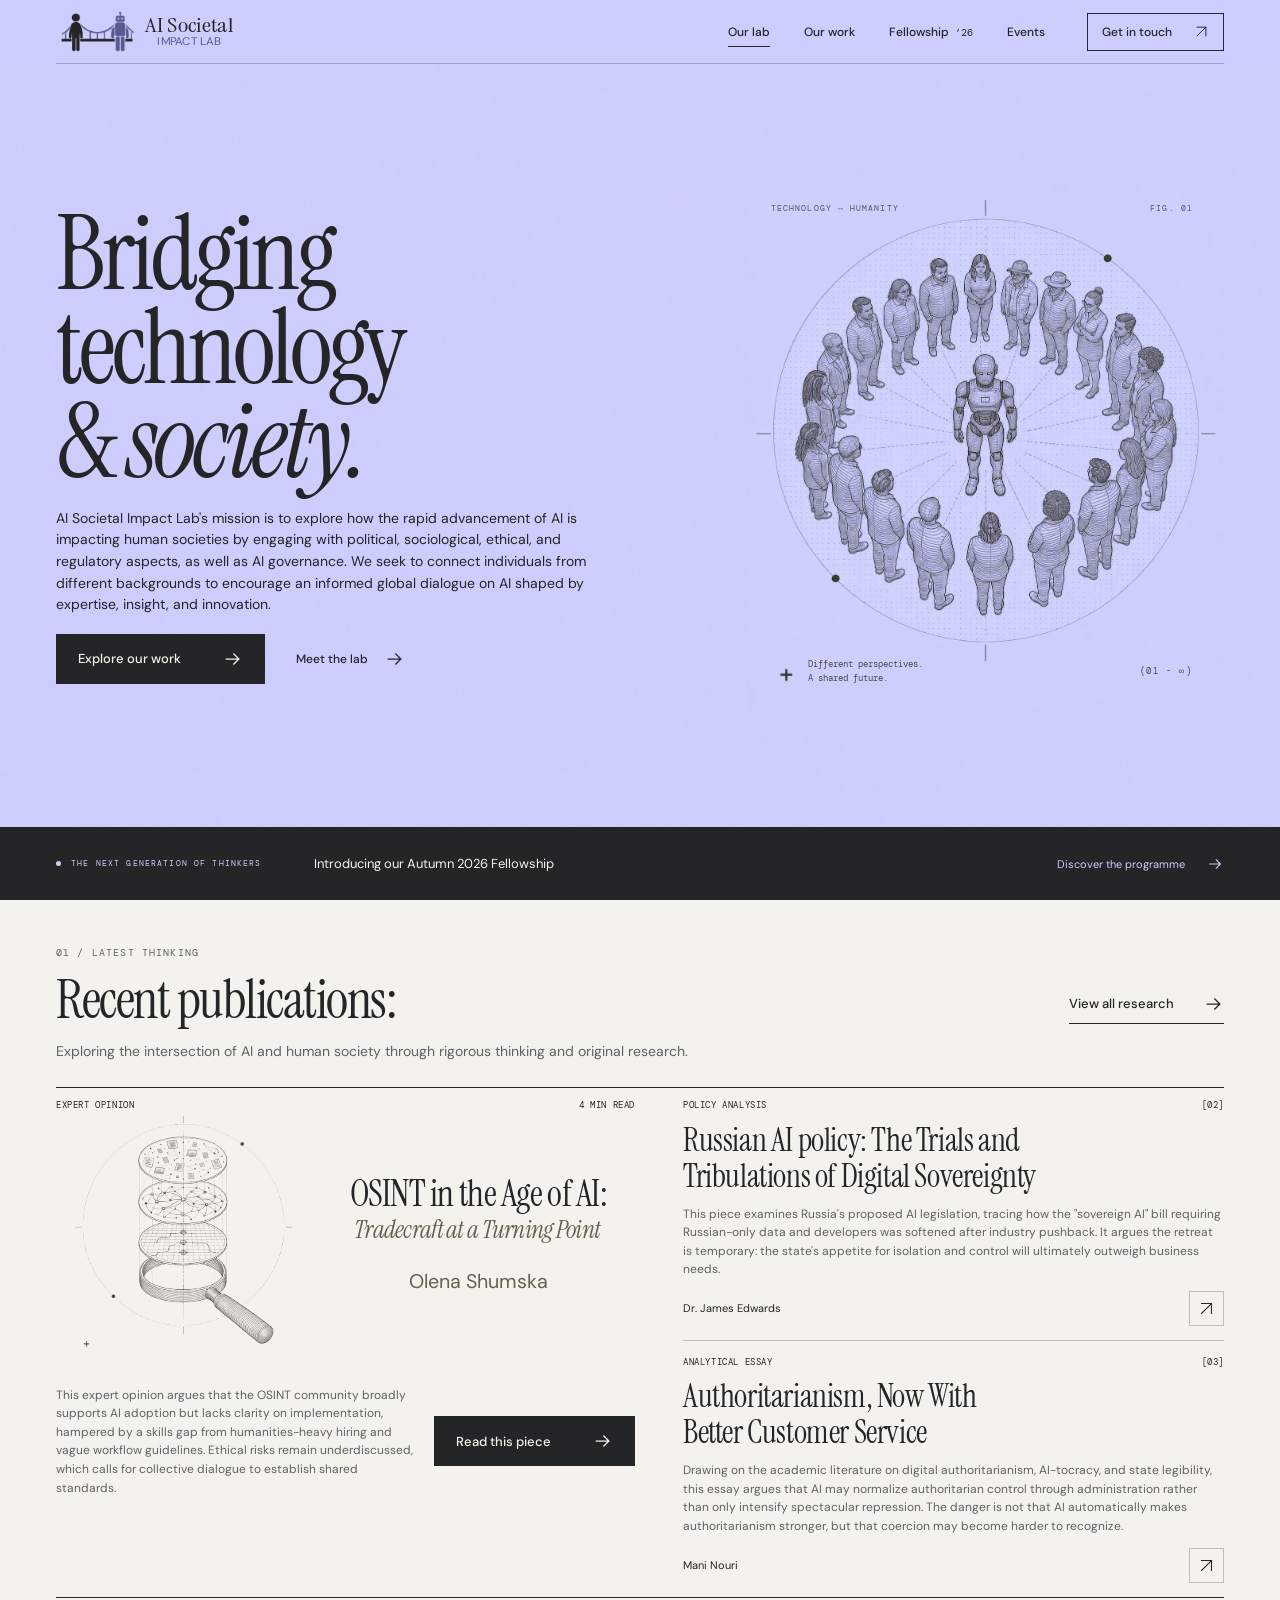
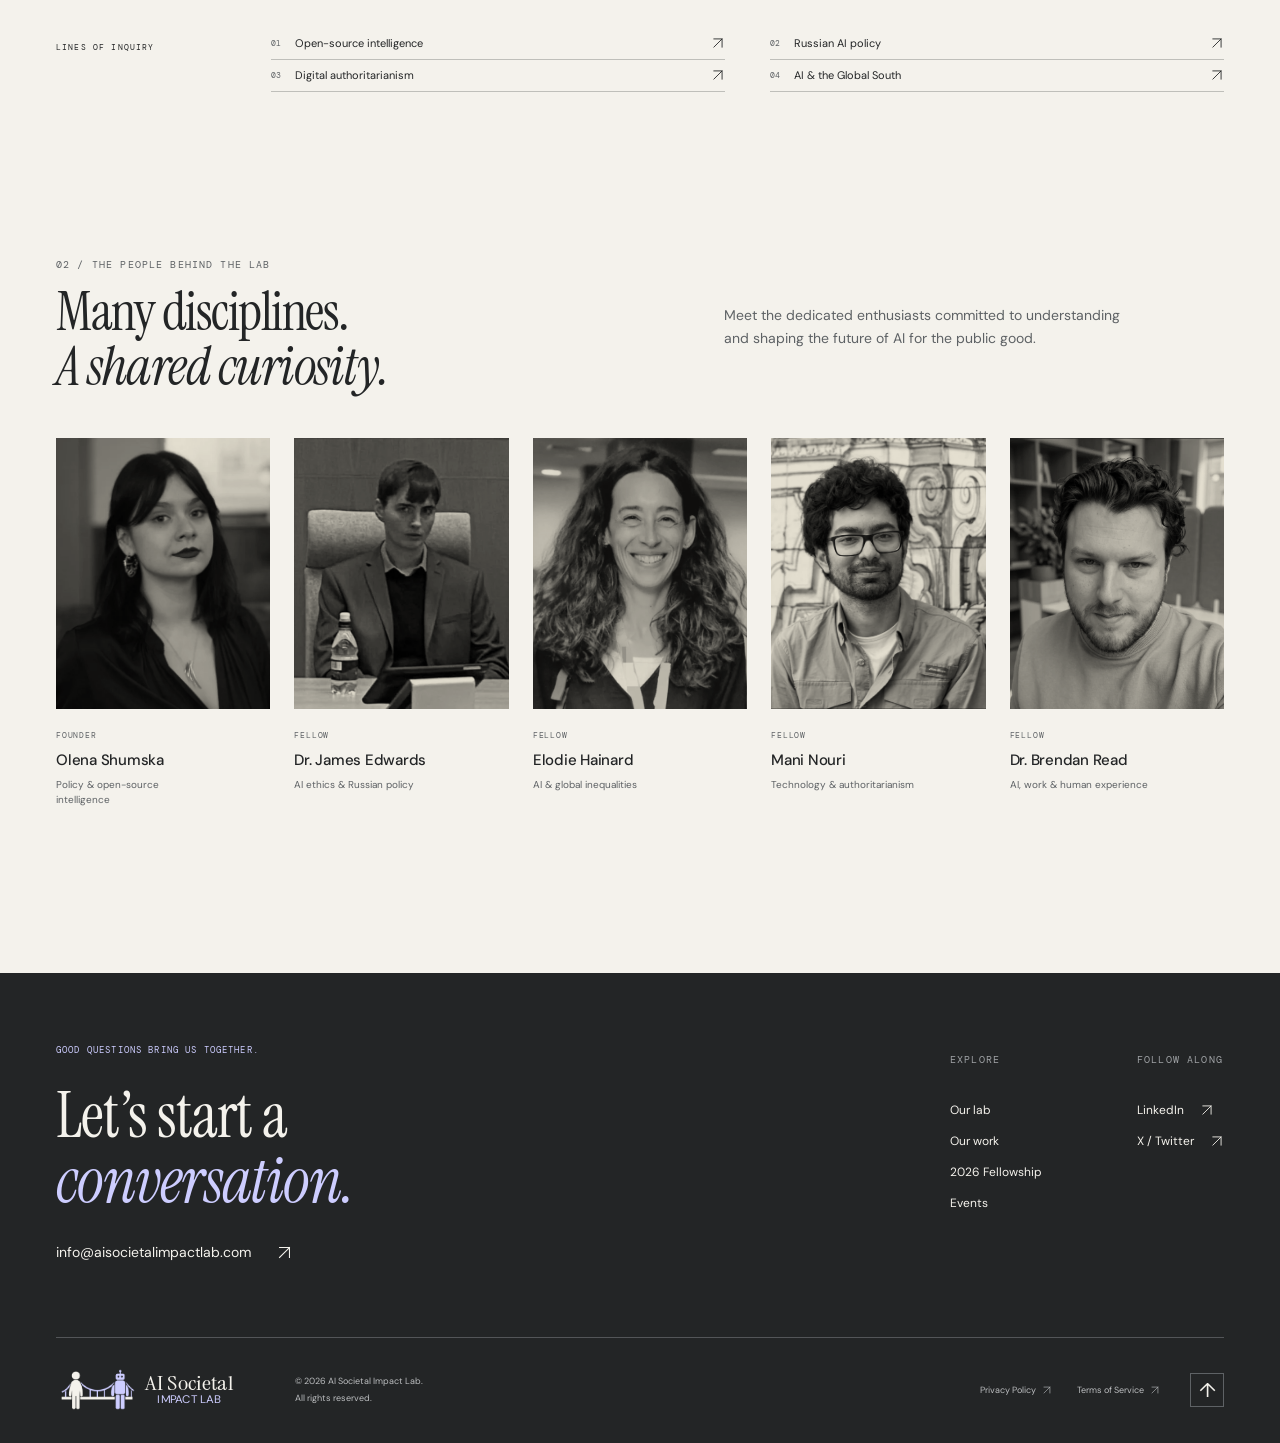
<file: index.html>
<!doctype html>
<html lang="en" class="home-page">
  <head>
    <meta charset="UTF-8" />
    <meta name="viewport" content="width=device-width, initial-scale=1" />
    <meta name="theme-color" content="#cdcdff" />
    <title>Bridging technology &amp; society — AI Societal Impact Lab</title>
    <meta
      name="description"
      content="AI Societal Impact Lab&#39;s mission is to explore how the rapid advancement of AI is impacting human societies by engaging with political, sociological, ethical, and regulatory aspects, as well as AI governance. We seek to connect individuals from different backgrounds to encourage an informed global dialogue on AI shaped by expertise, insight, and innovation."
    />
    <link rel="canonical" href="https://aisocietalimpactlab.com/" />
    <meta
      property="og:title"
      content="Bridging technology &amp; society — AI Societal Impact Lab"
    />
    <meta
      property="og:description"
      content="AI Societal Impact Lab&#39;s mission is to explore how the rapid advancement of AI is impacting human societies by engaging with political, sociological, ethical, and regulatory aspects, as well as AI governance. We seek to connect individuals from different backgrounds to encourage an informed global dialogue on AI shaped by expertise, insight, and innovation."
    />
    <meta property="og:type" content="website" />
    <meta property="og:url" content="https://aisocietalimpactlab.com/" />
    <meta
      property="og:image"
      content="https://aisocietalimpactlab.com/assets/social-preview.jpg"
    />
    <meta property="og:image:width" content="1200" />
    <meta property="og:image:height" content="630" />
    <meta
      property="og:image:alt"
      content="AI Societal Impact Lab — Bridging technology and society"
    />
    <meta name="twitter:card" content="summary_large_image" />
    <link rel="icon" href="assets/favicon.png" type="image/png" />
    <link rel="stylesheet" href="assets/styles.css?v=20260928-events-slide" />
    <script src="assets/script.js?v=20260911-banner-cta" defer></script>
  </head>
  <body>
    <div id="top">
      <a href="#main" class="skip-link">Skip to content</a>
      <header class="site-header">
        <div class="container header-inner">
          <a class="brand" aria-label="AI Societal Impact Lab home" href="index.html"
            ><img class="brand-mark brand-mark-light" src="assets/artwork/homepage/logo_light.png" width="901" height="514" alt="" aria-hidden="true" />
            <img class="brand-mark brand-mark-dark" src="assets/artwork/homepage/logo_dark.png" width="901" height="514" alt="" aria-hidden="true" />
            <span class="brand-wordmark"><span class="brand-name">AI Societal</span><span class="brand-subtitle">Impact Lab</span></span></a
          ><button class="menu-toggle" aria-expanded="false" aria-controls="main-navigation">
            <span>Menu</span><span class="menu-lines" aria-hidden="true"><i></i><i></i></span>
          </button>
          <nav id="main-navigation" aria-label="Main navigation" class="navigation">
            <a aria-current="page" class="active" href="index.html">Our lab</a
            ><a class="" href="ourwork/index.html">Our work</a
            ><a class="" href="fellowship-autumn-2026/index.html"
              >Fellowship <span class="nav-year">’26</span></a
            ><a class="" href="events/index.html">Events</a
            ><a class="header-contact" href="mailto:info@aisocietalimpactlab.com"
              >Get in touch
              <svg
                class="arrow"
                width="20"
                height="20"
                viewBox="0 0 24 24"
                fill="none"
                aria-hidden="true"
              >
                <path
                  d="M5 19 19 5M5 5h14v14"
                  stroke="currentColor"
                  stroke-width="1.5"
                  stroke-linecap="square"
                ></path></svg
            ></a>
          </nav>
        </div>
      </header>
      <main id="main" tabindex="-1">
        <section class="hero paper-lilac home-slide">
          <div class="container hero-grid">
            <div class="hero-copy">
              <h1>
                Bridging<br />technology<br /><span class="hero-last"
                  >&amp; <em>society.</em></span
                >
              </h1>
              <p class="hero-description">
                AI Societal Impact Lab's mission is to explore how the rapid advancement of AI is
                impacting human societies by engaging with political, sociological, ethical, and
                regulatory aspects, as well as AI governance. We seek to connect individuals from
                different backgrounds to encourage an informed global dialogue on AI shaped by
                expertise, insight, and innovation.
              </p>
              <div class="hero-actions">
                <a class="button button-dark" href="ourwork/index.html"
                  >Explore our work
                  <svg
                    class="arrow"
                    width="20"
                    height="20"
                    viewBox="0 0 24 24"
                    fill="none"
                    aria-hidden="true"
                  >
                    <path
                      d="M4 12h15m-6-6 6 6-6 6"
                      stroke="currentColor"
                      stroke-width="1.5"
                      stroke-linecap="square"
                    ></path></svg></a
                ><a class="text-link" href="#team"
                  >Meet the lab<svg
                    class="arrow"
                    width="20"
                    height="20"
                    viewBox="0 0 24 24"
                    fill="none"
                    aria-hidden="true"
                  >
                    <path
                      d="M4 12h15m-6-6 6 6-6 6"
                      stroke="currentColor"
                      stroke-width="1.5"
                      stroke-linecap="square"
                    ></path></svg
                ></a>
              </div>
            </div>
            <figure class="hero-art hero-art-labeled">
              <div class="art-topline">
                <span class="eyebrow">TECHNOLOGY ↔ HUMANITY</span>
                <span class="eyebrow">FIG. 01</span>
              </div>
              <img
                class="hero-artwork"
                src="assets/artwork/homepage/hero-art.webp"
                alt="People gathered in a circle around a robot."
                width="1199"
                height="1312"
                fetchpriority="high"
              />
              <figcaption>
                <span>Different perspectives.<br />A shared future.</span>
                <span class="figure-index">(01 - ∞)</span>
              </figcaption>
            </figure>
          </div>
          <div class="hero-banner-slot">
            <div class="container hero-bottom">
              <span class="eyebrow">RESEARCH WITH A HUMAN PERSPECTIVE</span
              ><a href="#research" class="scroll-cue"
                >Discover the latest <span aria-hidden="true">↓</span></a
              >
            </div>
            <!-- Add hidden to this banner to reveal the lavender research fallback. -->
            <section class="fellowship-strip">
              <div class="container">
                <span class="eyebrow"
                  ><span class="status-dot"></span>THE NEXT GENERATION OF THINKERS</span
                ><a href="fellowship-autumn-2026/index.html"
                  ><span>Introducing our Autumn 2026 Fellowship</span
                  ><span class="strip-detail"
                    >Discover the programme
                    <svg
                      class="arrow"
                      width="20"
                      height="20"
                      viewBox="0 0 24 24"
                      fill="none"
                      aria-hidden="true"
                    >
                      <path
                        d="M4 12h15m-6-6 6 6-6 6"
                        stroke="currentColor"
                        stroke-width="1.5"
                        stroke-linecap="square"
                      ></path></svg></span
                ></a>
              </div>
            </section>
          </div>
        </section>
        <section class="research-section section-space home-slide" id="research">
          <div class="container">
            <div class="section-heading">
              <div>
                <span class="eyebrow">01 / LATEST THINKING</span>
                <h2>Recent publications:</h2>
              </div>
              <a class="text-link" href="ourwork/index.html"
                >View all research<svg
                  class="arrow"
                  width="20"
                  height="20"
                  viewBox="0 0 24 24"
                  fill="none"
                  aria-hidden="true"
                >
                  <path
                    d="M4 12h15m-6-6 6 6-6 6"
                    stroke="currentColor"
                    stroke-width="1.5"
                    stroke-linecap="square"
                  ></path></svg
              ></a>
            </div>
            <p class="section-intro">
              Exploring the intersection of AI and human society through rigorous thinking and
              original research.
            </p>
            <div class="publications-layout">
              <article class="featured-publication olena-feature">
                <div class="publication-art olena-banner">
                  <img class="research-artwork research-artwork-0"
                    src="assets/artwork/articles/olena_001_bnr.webp"
                    alt="" aria-hidden="true" width="1592" height="896" loading="lazy" />
                  <a class="banner-piece-link" href="ourwork/osint-ai-tradecraft-turning-point/index.html">
                    <h3 class="banner-title"><span>OSINT in the Age of AI:</span><em>Tradecraft at a Turning Point</em></h3>
                  </a>
                  <div class="article-meta banner-meta"><span>Expert opinion</span><span>4 MIN READ</span></div>
                  <a class="banner-author" href="#profile-olena-shumska" data-profile="profile-olena-shumska">Olena Shumska</a>
                </div>
                <p>
                  This expert opinion argues that the OSINT community broadly supports AI adoption
                  but lacks clarity on implementation, hampered by a skills gap from
                  humanities-heavy hiring and vague workflow guidelines. Ethical risks remain
                  underdiscussed, which calls for collective dialogue to establish shared standards.
                </p>
                <div class="article-byline">
                  <a class="button button-dark" href="ourwork/osint-ai-tradecraft-turning-point/index.html"
                    >Read this piece<svg
                      class="arrow"
                      width="20"
                      height="20"
                      viewBox="0 0 24 24"
                      fill="none"
                      aria-hidden="true"
                    >
                      <path
                        d="M4 12h15m-6-6 6 6-6 6"
                        stroke="currentColor"
                        stroke-width="1.5"
                        stroke-linecap="square"
                      ></path></svg
                  ></a>
                </div>
              </article>
              <div class="publications-stack">
                <article class="publication-preview">
                  <div class="article-meta"><span>Policy analysis</span><span>[02]</span></div>
                  <h3>
                    <a href="ourwork/russian-ai-policy-digital-sovereignty/index.html"
                      >Russian AI policy: The Trials and Tribulations of Digital Sovereignty</a
                    >
                  </h3>
                  <p>
                    This piece examines Russia's proposed AI legislation, tracing how the "sovereign
                    AI" bill requiring Russian-only data and developers was softened after industry
                    pushback. It argues the retreat is temporary: the state's appetite for isolation
                    and control will ultimately outweigh business needs.
                  </p>
                  <div class="article-byline">
                    <a class="author-link" href="#profile-james-edwards" data-profile="profile-james-edwards">Dr. James Edwards</a
                    ><a
                      class="round-link"
                      aria-label="Read Russian AI policy: The Trials and Tribulations of Digital Sovereignty"
                      href="ourwork/russian-ai-policy-digital-sovereignty/index.html"
                      ><svg
                        class="arrow"
                        width="20"
                        height="20"
                        viewBox="0 0 24 24"
                        fill="none"
                        aria-hidden="true"
                      >
                        <path
                          d="M5 19 19 5M5 5h14v14"
                          stroke="currentColor"
                          stroke-width="1.5"
                          stroke-linecap="square"
                        ></path></svg
                    ></a>
                  </div>
                </article>
                <article class="publication-preview">
                  <div class="article-meta"><span>Analytical essay</span><span>[03]</span></div>
                  <h3>
                    <a href="ourwork/authoritarianism-better-customer-service/index.html"
                      >Authoritarianism, Now With Better Customer Service</a
                    >
                  </h3>
                  <p>
                    Drawing on the academic literature on digital authoritarianism, AI-tocracy, and
                    state legibility, this essay argues that AI may normalize authoritarian control
                    through administration rather than only intensify spectacular repression. The
                    danger is not that AI automatically makes authoritarianism stronger, but that
                    coercion may become harder to recognize.
                  </p>
                  <div class="article-byline">
                    <a class="author-link" href="#profile-mani-nouri" data-profile="profile-mani-nouri">Mani Nouri</a
                    ><a
                      class="round-link"
                      aria-label="Read Authoritarianism, Now With Better Customer Service"
                      href="ourwork/authoritarianism-better-customer-service/index.html"
                      ><svg
                        class="arrow"
                        width="20"
                        height="20"
                        viewBox="0 0 24 24"
                        fill="none"
                        aria-hidden="true"
                      >
                        <path
                          d="M5 19 19 5M5 5h14v14"
                          stroke="currentColor"
                          stroke-width="1.5"
                          stroke-linecap="square"
                        ></path></svg
                    ></a>
                  </div>
                </article>
              </div>
            </div>
            <div class="topic-strip">
              <span class="eyebrow">LINES OF INQUIRY</span>
              <div>
                <a href="ourwork/index.html?topic=Open-source%20intelligence"
                  ><span class="topic-number">01</span>Open-source intelligence<svg
                    class="arrow"
                    width="20"
                    height="20"
                    viewBox="0 0 24 24"
                    fill="none"
                    aria-hidden="true"
                  >
                    <path
                      d="M5 19 19 5M5 5h14v14"
                      stroke="currentColor"
                      stroke-width="1.5"
                      stroke-linecap="square"
                    ></path></svg></a
                ><a href="ourwork/index.html?topic=Russian%20AI%20policy"
                  ><span class="topic-number">02</span>Russian AI policy<svg
                    class="arrow"
                    width="20"
                    height="20"
                    viewBox="0 0 24 24"
                    fill="none"
                    aria-hidden="true"
                  >
                    <path
                      d="M5 19 19 5M5 5h14v14"
                      stroke="currentColor"
                      stroke-width="1.5"
                      stroke-linecap="square"
                    ></path></svg></a
                ><a href="ourwork/index.html?topic=Digital%20authoritarianism"
                  ><span class="topic-number">03</span>Digital authoritarianism<svg
                    class="arrow"
                    width="20"
                    height="20"
                    viewBox="0 0 24 24"
                    fill="none"
                    aria-hidden="true"
                  >
                    <path
                      d="M5 19 19 5M5 5h14v14"
                      stroke="currentColor"
                      stroke-width="1.5"
                      stroke-linecap="square"
                    ></path></svg></a
                ><a href="ourwork/index.html?topic=AI%20%26%20the%20Global%20South"
                  ><span class="topic-number">04</span>AI &amp; the Global South<svg
                    class="arrow"
                    width="20"
                    height="20"
                    viewBox="0 0 24 24"
                    fill="none"
                    aria-hidden="true"
                  >
                    <path
                      d="M5 19 19 5M5 5h14v14"
                      stroke="currentColor"
                      stroke-width="1.5"
                      stroke-linecap="square"
                    ></path></svg
                ></a>
              </div>
            </div>
          </div>
        </section>
        <section class="team-section section-space home-slide" id="team">
          <div class="container">
            <div class="section-heading">
              <div>
                <span class="eyebrow">02 / THE PEOPLE BEHIND THE LAB</span>
                <h2>Many disciplines.<br /><em>A shared curiosity.</em></h2>
              </div>
              <p class="team-intro">
                Meet the dedicated enthusiasts committed to understanding and shaping the future of
                AI for the public good.
              </p>
            </div>
            <div class="team-grid">
              <a
                class="person"
                aria-label="Read the biography of Olena Shumska"
                href="#profile-olena-shumska"
                data-profile="profile-olena-shumska"
                ><div class="portrait">
                  <img
                    src="assets/images/olena-shumska.webp"
                    alt="Olena Shumska"
                    loading="lazy"
                    width="400"
                    height="480"
                  /><span
                    ><svg
                      class="arrow"
                      width="20"
                      height="20"
                      viewBox="0 0 24 24"
                      fill="none"
                      aria-hidden="true"
                    >
                      <path
                        d="M5 19 19 5M5 5h14v14"
                        stroke="currentColor"
                        stroke-width="1.5"
                        stroke-linecap="square"
                      ></path></svg
                  ></span>
                </div>
                <span class="eyebrow">Founder</span>
                <h3>Olena Shumska</h3>
                <p>Policy &amp; open-source intelligence</p></a
              ><a
                class="person"
                aria-label="Read the biography of Dr. James Edwards"
                href="#profile-james-edwards"
                data-profile="profile-james-edwards"
                ><div class="portrait">
                  <img
                    src="assets/images/james-edwards.webp"
                    alt="Dr. James Edwards"
                    loading="lazy"
                    width="400"
                    height="480"
                  /><span
                    ><svg
                      class="arrow"
                      width="20"
                      height="20"
                      viewBox="0 0 24 24"
                      fill="none"
                      aria-hidden="true"
                    >
                      <path
                        d="M5 19 19 5M5 5h14v14"
                        stroke="currentColor"
                        stroke-width="1.5"
                        stroke-linecap="square"
                      ></path></svg
                  ></span>
                </div>
                <span class="eyebrow">Fellow</span>
                <h3>Dr. James Edwards</h3>
                <p>AI ethics &amp; Russian policy</p></a
              ><a
                class="person"
                aria-label="Read the biography of Elodie Hainard"
                href="#profile-elodie-hainard"
                data-profile="profile-elodie-hainard"
                ><div class="portrait">
                  <img
                    src="assets/images/elodie-hainard.webp"
                    alt="Elodie Hainard"
                    loading="lazy"
                    width="400"
                    height="480"
                  /><span
                    ><svg
                      class="arrow"
                      width="20"
                      height="20"
                      viewBox="0 0 24 24"
                      fill="none"
                      aria-hidden="true"
                    >
                      <path
                        d="M5 19 19 5M5 5h14v14"
                        stroke="currentColor"
                        stroke-width="1.5"
                        stroke-linecap="square"
                      ></path></svg
                  ></span>
                </div>
                <span class="eyebrow">Fellow</span>
                <h3>Elodie Hainard</h3>
                <p>AI &amp; global inequalities</p></a
              ><a
                class="person"
                aria-label="Read the biography of Mani Nouri"
                href="#profile-mani-nouri"
                data-profile="profile-mani-nouri"
                ><div class="portrait">
                  <img
                    src="assets/images/mani-nouri.webp"
                    alt="Mani Nouri"
                    loading="lazy"
                    width="400"
                    height="480"
                  /><span
                    ><svg
                      class="arrow"
                      width="20"
                      height="20"
                      viewBox="0 0 24 24"
                      fill="none"
                      aria-hidden="true"
                    >
                      <path
                        d="M5 19 19 5M5 5h14v14"
                        stroke="currentColor"
                        stroke-width="1.5"
                        stroke-linecap="square"
                      ></path></svg
                  ></span>
                </div>
                <span class="eyebrow">Fellow</span>
                <h3>Mani Nouri</h3>
                <p>Technology &amp; authoritarianism</p></a
              ><a
                class="person"
                aria-label="Read the biography of Dr. Brendan Read"
                href="#profile-brendan-read"
                data-profile="profile-brendan-read"
                ><div class="portrait">
                  <img
                    src="assets/images/brendan-read.webp"
                    alt="Dr. Brendan Read"
                    loading="lazy"
                    width="400"
                    height="480"
                  /><span
                    ><svg
                      class="arrow"
                      width="20"
                      height="20"
                      viewBox="0 0 24 24"
                      fill="none"
                      aria-hidden="true"
                    >
                      <path
                        d="M5 19 19 5M5 5h14v14"
                        stroke="currentColor"
                        stroke-width="1.5"
                        stroke-linecap="square"
                      ></path></svg
                  ></span>
                </div>
                <span class="eyebrow">Fellow</span>
                <h3>Dr. Brendan Read</h3>
                <p>AI, work &amp; human experience</p></a
              >
            </div>
            <section
              class="profile-panel"
              id="profile-olena-shumska"
              aria-labelledby="name-olena-shumska"
            >
              <a class="dialog-close" href="#team" aria-label="Close biography">×</a>
              <div class="profile-content">
                <div class="profile-portrait">
  <img
                    src="assets/images/olena-shumska.webp"
                    alt="Olena Shumska"
                    loading="lazy"
                    width="220"
                    height="290"
                  />
                </div>
                <div>
                  <span class="eyebrow">Founder / AI SOCIETAL IMPACT LAB</span>
                  <h2 id="name-olena-shumska">Olena Shumska</h2>
                  <div class="prose profile-bio">
                    <p>
                      Olena brings seven years of experience in policy analysis and open-source
                      intelligence, spanning areas such as illicit weapons trafficking, financial
                      crime, public safety, private investigations, and cybersecurity. She was an
                      Emerging Expert with the DC-based Forum on the Arms Trade from 2021 to 2023.
                    </p>

                    <p>
                      Fascinated by the impact of emerging technology on the nature of war, the
                      essence of security, and its ramifications for intelligence and research work,
                      she decided to start the AI Societal Impact Lab to create a space for
                      discussing what technological advancement might mean for human societies.
                    </p>

                    <p>
                      Olena is starting her PhD in Sociology at the University of Edinburgh. She
                      also holds Master's degrees in Russian and Eastern European Studies from the
                      University of Oxford and in International History from the Graduate Institute
                      in Geneva.
                    </p>
                  </div>
                  <a
                    class="text-link"
                    href="https://www.linkedin.com/in/olena-shumska-a1611653/"
                    target="_blank"
                    rel="noreferrer"
                    >Connect on LinkedIn
                    <svg
                      class="arrow"
                      width="20"
                      height="20"
                      viewBox="0 0 24 24"
                      fill="none"
                      aria-hidden="true"
                    >
                      <path
                        d="M5 19 19 5M5 5h14v14"
                        stroke="currentColor"
                        stroke-width="1.5"
                      ></path></svg
                  ></a>
                </div>
              </div>
            </section>
            <section
              class="profile-panel"
              id="profile-james-edwards"
              aria-labelledby="name-james-edwards"
            >
              <a class="dialog-close" href="#team" aria-label="Close biography">×</a>
              <div class="profile-content">
                <div class="profile-portrait">
  <img
                    src="assets/images/james-edwards.webp"
                    alt="Dr. James Edwards"
                    loading="lazy"
                    width="220"
                    height="290"
                  />
                </div>
                <div>
                  <span class="eyebrow">Fellow / AI SOCIETAL IMPACT LAB</span>
                  <h2 id="name-james-edwards">Dr. James Edwards</h2>
                  <div class="prose profile-bio">
                    <p>
                      Jamie recently completed a PhD in area studies at the University of Oxford.
                      His dissertation looked at the socio-economic aspects of the Russian Army. At
                      Oxford, he taught courses on politics and quantitative research methods. Jamie
                      is interested in AI ethics, particularly how its integration into advanced
                      academic research and everyday life raises questions of accountability,
                      transparency, and impact.&nbsp;
                    </p>

                    <p>
                      Jamie also holds an MPhil in Russian and Eastern European Studies from the
                      University of Oxford.
                    </p>
                  </div>
                  <a
                    class="text-link"
                    href="https://www.linkedin.com/in/jamie-edwards-bb0876158/"
                    target="_blank"
                    rel="noreferrer"
                    >Connect on LinkedIn
                    <svg
                      class="arrow"
                      width="20"
                      height="20"
                      viewBox="0 0 24 24"
                      fill="none"
                      aria-hidden="true"
                    >
                      <path
                        d="M5 19 19 5M5 5h14v14"
                        stroke="currentColor"
                        stroke-width="1.5"
                      ></path></svg
                  ></a>
                </div>
              </div>
            </section>
            <section
              class="profile-panel"
              id="profile-elodie-hainard"
              aria-labelledby="name-elodie-hainard"
            >
              <a class="dialog-close" href="#team" aria-label="Close biography">×</a>
              <div class="profile-content">
                <div class="profile-portrait">
  <img
                    src="assets/images/elodie-hainard.webp"
                    alt="Elodie Hainard"
                    loading="lazy"
                    width="220"
                    height="290"
                  />
                </div>
                <div>
                  <span class="eyebrow">Fellow / AI SOCIETAL IMPACT LAB</span>
                  <h2 id="name-elodie-hainard">Elodie Hainard</h2>
                  <div class="prose profile-bio">
                    <p>
                      Elodie brings experience on conflict-affected areas, including several years
                      of work in Sub-Saharan Africa.&nbsp;Elodie is drawn to questions around AI and
                      global inequalities, datacolonialism, the impact of AI on labor in
                      'developing' economies, and how emerging technologies are reshaping
                      humanitarian work. She&nbsp;also runs her own Switzerland-based consulting
                      firm called Target Advisory.&nbsp;
                    </p>

                    <p>
                      Elodie holds a Master’s in Development Studies from the Graduate Institute in
                      Geneva. &nbsp;
                    </p>
                  </div>
                  <a
                    class="text-link"
                    href="https://www.linkedin.com/in/elodie-hainard-0a3a37260/"
                    target="_blank"
                    rel="noreferrer"
                    >Connect on LinkedIn
                    <svg
                      class="arrow"
                      width="20"
                      height="20"
                      viewBox="0 0 24 24"
                      fill="none"
                      aria-hidden="true"
                    >
                      <path
                        d="M5 19 19 5M5 5h14v14"
                        stroke="currentColor"
                        stroke-width="1.5"
                      ></path></svg
                  ></a>
                </div>
              </div>
            </section>
            <section
              class="profile-panel"
              id="profile-mani-nouri"
              aria-labelledby="name-mani-nouri"
            >
              <a class="dialog-close" href="#team" aria-label="Close biography">×</a>
              <div class="profile-content">
                <div class="profile-portrait">
  <img
                    src="assets/images/mani-nouri.webp"
                    alt="Mani Nouri"
                    loading="lazy"
                    width="220"
                    height="290"
                  />
                </div>
                <div>
                  <span class="eyebrow">Fellow / AI SOCIETAL IMPACT LAB</span>
                  <h2 id="name-mani-nouri">Mani Nouri</h2>
                  <div class="prose profile-bio">
                    <p>
                      Mani is a teaching and a research assistant in political science at the
                      University of Toronto. His dissertation looks at the relations between Iran
                      and the Western countries. He is curious about exploring where technology and
                      authoritarian regimes collide, as well as the institutional aspects of AI
                      governance. One of his current research projects engages with the impact of
                      Chinese LLMs in Kazakhstan.&nbsp;
                    </p>

                    <p>
                      Mani also holds a Master's in Political Science and Government from University
                      of Concordia.&nbsp;&nbsp;
                    </p>
                  </div>
                  <a
                    class="text-link"
                    href="https://www.linkedin.com/in/alireza-mani-nouri/"
                    target="_blank"
                    rel="noreferrer"
                    >Connect on LinkedIn
                    <svg
                      class="arrow"
                      width="20"
                      height="20"
                      viewBox="0 0 24 24"
                      fill="none"
                      aria-hidden="true"
                    >
                      <path
                        d="M5 19 19 5M5 5h14v14"
                        stroke="currentColor"
                        stroke-width="1.5"
                      ></path></svg
                  ></a>
                </div>
              </div>
            </section>
            <section
              class="profile-panel"
              id="profile-brendan-read"
              aria-labelledby="name-brendan-read"
            >
              <a class="dialog-close" href="#team" aria-label="Close biography">×</a>
              <div class="profile-content">
                <div class="profile-portrait">
  <img
                    src="assets/images/brendan-read.webp"
                    alt="Dr. Brendan Read"
                    loading="lazy"
                    width="220"
                    height="290"
                  />
                </div>
                <div>
                  <span class="eyebrow">Fellow / AI SOCIETAL IMPACT LAB</span>
                  <h2 id="name-brendan-read">Dr. Brendan Read</h2>
                  <div class="prose profile-bio">
                    <p>
                      Brendan has six years of experience as a UX researcher at Meta, focusing on
                      reducing harmful experiences and improving user support. He specializes in
                      measurement frameworks for evaluating organizational success. Brendan’s
                      interests include how AI is democratizing software development, enabling
                      personalized software, and reshaping work.
                    </p>

                    <p>
                      Brendan holds a PhD in Survey Methodology from the University of Essex, where
                      he researched methods of technology-enabled data collection in the social
                      sciences.
                    </p>
                  </div>
                  <a
                    class="text-link"
                    href="https://www.linkedin.com/in/brendanpaulread/"
                    target="_blank"
                    rel="noreferrer"
                    >Connect on LinkedIn
                    <svg
                      class="arrow"
                      width="20"
                      height="20"
                      viewBox="0 0 24 24"
                      fill="none"
                      aria-hidden="true"
                    >
                      <path
                        d="M5 19 19 5M5 5h14v14"
                        stroke="currentColor"
                        stroke-width="1.5"
                      ></path></svg
                  ></a>
                </div>
              </div>
            </section>
          </div>
        </section>
      </main>
      <footer class="site-footer">
        <div class="container">
          <div class="footer-top">
            <div>
              <span class="eyebrow">GOOD QUESTIONS BRING US TOGETHER.</span>
              <h2>Let’s start a<br /><em>conversation.</em></h2>
              <a href="mailto:info@aisocietalimpactlab.com" class="footer-email"
                >info@aisocietalimpactlab.com<svg
                  class="arrow"
                  width="20"
                  height="20"
                  viewBox="0 0 24 24"
                  fill="none"
                  aria-hidden="true"
                >
                  <path
                    d="M5 19 19 5M5 5h14v14"
                    stroke="currentColor"
                    stroke-width="1.5"
                    stroke-linecap="square"
                  ></path></svg
              ></a>
            </div>
            <div class="footer-links">
              <div>
                <span class="eyebrow">EXPLORE</span><a href="#top">Our lab</a
                ><a href="ourwork/index.html">Our work</a
                ><a href="fellowship-autumn-2026/index.html">2026 Fellowship</a
                ><a href="events/index.html">Events</a>
              </div>
              <div>
                <span class="eyebrow">FOLLOW ALONG</span
                ><a
                  href="https://www.linkedin.com/company/ai-societal-impact-lab/"
                  target="_blank"
                  rel="noreferrer"
                  >LinkedIn
                  <svg
                    class="arrow"
                    width="20"
                    height="20"
                    viewBox="0 0 24 24"
                    fill="none"
                    aria-hidden="true"
                  >
                    <path
                      d="M5 19 19 5M5 5h14v14"
                      stroke="currentColor"
                      stroke-width="1.5"
                      stroke-linecap="square"
                    ></path></svg></a
                ><a href="https://x.com/AISocietalab" target="_blank" rel="noreferrer"
                  >X / Twitter
                  <svg
                    class="arrow"
                    width="20"
                    height="20"
                    viewBox="0 0 24 24"
                    fill="none"
                    aria-hidden="true"
                  >
                    <path
                      d="M5 19 19 5M5 5h14v14"
                      stroke="currentColor"
                      stroke-width="1.5"
                      stroke-linecap="square"
                    ></path></svg
                ></a>
              </div>
            </div>
          </div>
          <div class="footer-bottom">
            <a class="brand brand-footer" aria-label="AI Societal Impact Lab home" href="index.html"
              ><img class="brand-mark" src="assets/artwork/homepage/logo_dark.png" width="901" height="514" alt="" aria-hidden="true" />
            <span class="brand-wordmark"><span class="brand-name">AI Societal</span><span class="brand-subtitle">Impact Lab</span></span></a
            ><span>© 2026 AI Societal Impact Lab.<br />All rights reserved.</span>
            <div class="legal-links">
              <a
                href="privacy-policy/index.html"
                >Privacy Policy
                <svg
                  class="arrow"
                  width="20"
                  height="20"
                  viewBox="0 0 24 24"
                  fill="none"
                  aria-hidden="true"
                >
                  <path
                    d="M5 19 19 5M5 5h14v14"
                    stroke="currentColor"
                    stroke-width="1.5"
                    stroke-linecap="square"
                  ></path></svg></a
              ><a
                href="terms-of-service/index.html"
                >Terms of Service
                <svg
                  class="arrow"
                  width="20"
                  height="20"
                  viewBox="0 0 24 24"
                  fill="none"
                  aria-hidden="true"
                >
                  <path
                    d="M5 19 19 5M5 5h14v14"
                    stroke="currentColor"
                    stroke-width="1.5"
                    stroke-linecap="square"
                  ></path></svg
              ></a>
            </div>
            <a href="#top" class="back-top" aria-label="Back to top">↑</a>
          </div>
        </div>
      </footer>
    </div>
  </body>
</html>
</file>
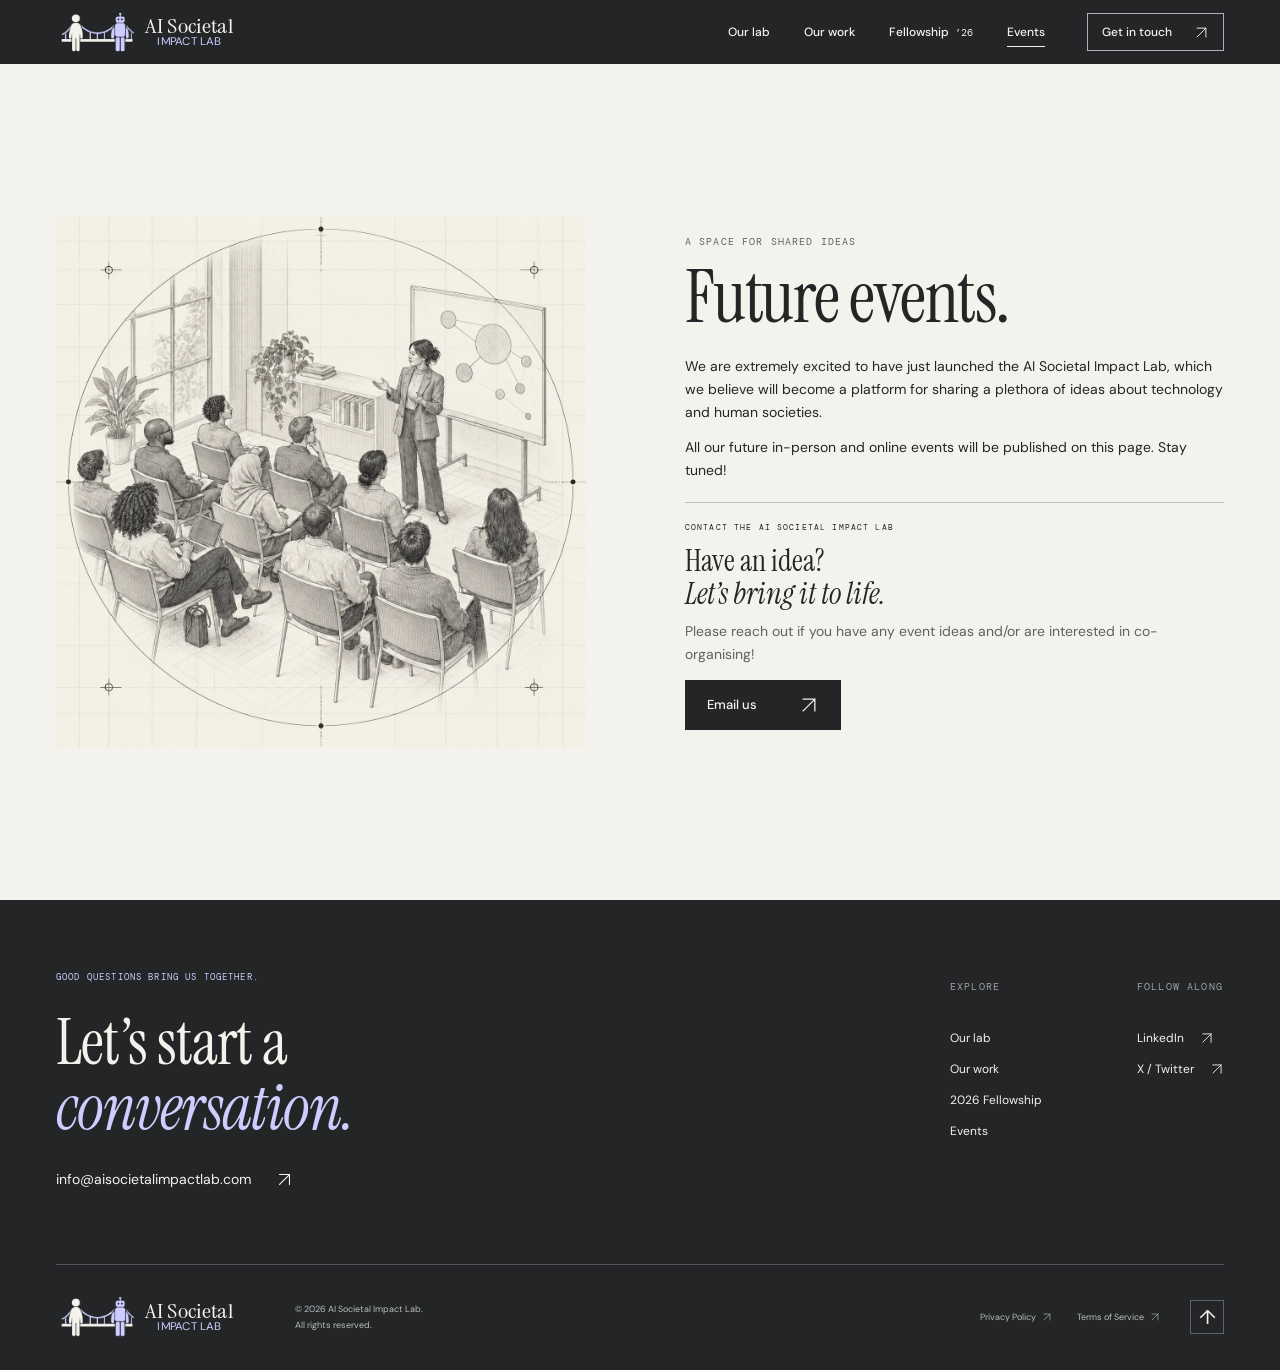
<file: events/index.html>
<!doctype html>
<html lang="en" class="events-page">
  <head>
    <meta charset="UTF-8" />
    <meta name="viewport" content="width=device-width, initial-scale=1" />
    <meta name="theme-color" content="#232526" />
    <title>Future events — AI Societal Impact Lab</title>
    <meta
      name="description"
      content="We are extremely excited to have just launched the AI Societal Impact Lab, which we believe will become a platform for sharing a plethora of ideas about technology and human societies.



All our future in-person and online events will be published on this page. Stay tuned!"
    />
    <link
      rel="canonical"
      href="https://aisocietalimpactlab.com/events/"
    />
    <meta property="og:title" content="Future events — AI Societal Impact Lab" />
    <meta
      property="og:description"
      content="We are extremely excited to have just launched the AI Societal Impact Lab, which we believe will become a platform for sharing a plethora of ideas about technology and human societies.



All our future in-person and online events will be published on this page. Stay tuned!"
    />
    <meta property="og:type" content="website" />
    <meta
      property="og:url"
      content="https://aisocietalimpactlab.com/events/"
    />
    <meta
      property="og:image"
      content="https://aisocietalimpactlab.com/assets/social-preview.jpg"
    />
    <meta property="og:image:width" content="1200" />
    <meta property="og:image:height" content="630" />
    <meta
      property="og:image:alt"
      content="AI Societal Impact Lab — Bridging technology and society"
    />
    <meta name="twitter:card" content="summary_large_image" />
    <link rel="icon" href="../assets/favicon.png" type="image/png" />
    <link rel="stylesheet" href="../assets/styles.css?v=20260928-events-cream" />
    <script src="../assets/script.js" defer></script>
  </head>
  <body>
    <div id="top">
      <a href="#main" class="skip-link">Skip to content</a>
      <header class="site-header">
        <div class="container header-inner">
          <a class="brand" aria-label="AI Societal Impact Lab home" href="../index.html"
            ><img class="brand-mark" src="../assets/artwork/homepage/logo_dark.png" width="901" height="514" alt="" aria-hidden="true" />
            <span class="brand-wordmark"><span class="brand-name">AI Societal</span><span class="brand-subtitle">Impact Lab</span></span></a
          ><button class="menu-toggle" aria-expanded="false" aria-controls="main-navigation">
            <span>Menu</span><span class="menu-lines" aria-hidden="true"><i></i><i></i></span>
          </button>
          <nav id="main-navigation" aria-label="Main navigation" class="navigation">
            <a class="" href="../index.html">Our lab</a
            ><a class="" href="../ourwork/index.html">Our work</a
            ><a class="" href="../fellowship-autumn-2026/index.html"
              >Fellowship <span class="nav-year">’26</span></a
            ><a aria-current="page" class="active" href="index.html">Events</a
            ><a class="header-contact" href="mailto:info@aisocietalimpactlab.com"
              >Get in touch
              <svg
                class="arrow"
                width="20"
                height="20"
                viewBox="0 0 24 24"
                fill="none"
                aria-hidden="true"
              >
                <path
                  d="M5 19 19 5M5 5h14v14"
                  stroke="currentColor"
                  stroke-width="1.5"
                  stroke-linecap="square"
                ></path></svg
            ></a>
          </nav>
        </div>
      </header>
      <main id="main" tabindex="-1">
        <section class="events-body section-space">
          <div class="container events-grid">
            <div class="events-illustration">
              <img
                class="orbital-artwork"
                src="../assets/artwork/events-seminar-cream.webp"
                alt="An illustrated seminar audience listening to a speaker"
                width="1254"
                height="1254"
                fetchpriority="high"
              />
            </div>
            <div class="events-copy">
              <span class="eyebrow">A SPACE FOR SHARED IDEAS</span>
              <h1>Future events.</h1>
              <div class="prose">
                <p>
                  We are extremely excited to have just launched the AI Societal Impact Lab, which
                  we believe will become a platform for sharing a plethora of ideas about technology
                  and human societies.
                </p>

                <p>
                  All our future in-person and online events will be published on this page. Stay
                  tuned!
                </p>
              </div>
              <div class="events-contact">
                <span class="eyebrow">CONTACT THE AI SOCIETAL IMPACT LAB</span>
                <h3>Have an idea?<br /><em>Let’s bring it to life.</em></h3>
                <p>
                  Please reach out if you have any event ideas and/or are interested in
                  co-organising!
                </p>
                <a
                  href="mailto:info@aisocietalimpactlab.com?subject=Events"
                  class="button button-dark"
                  >Email us
                  <svg
                    class="arrow"
                    width="20"
                    height="20"
                    viewBox="0 0 24 24"
                    fill="none"
                    aria-hidden="true"
                  >
                    <path
                      d="M5 19 19 5M5 5h14v14"
                      stroke="currentColor"
                      stroke-width="1.5"
                      stroke-linecap="square"
                    ></path></svg
                ></a>
              </div>
            </div>
          </div>
        </section>
      </main>
      <footer class="site-footer">
        <div class="container">
          <div class="footer-top">
            <div>
              <span class="eyebrow">GOOD QUESTIONS BRING US TOGETHER.</span>
              <h2>Let’s start a<br /><em>conversation.</em></h2>
              <a href="mailto:info@aisocietalimpactlab.com" class="footer-email"
                >info@aisocietalimpactlab.com<svg
                  class="arrow"
                  width="20"
                  height="20"
                  viewBox="0 0 24 24"
                  fill="none"
                  aria-hidden="true"
                >
                  <path
                    d="M5 19 19 5M5 5h14v14"
                    stroke="currentColor"
                    stroke-width="1.5"
                    stroke-linecap="square"
                  ></path></svg
              ></a>
            </div>
            <div class="footer-links">
              <div>
                <span class="eyebrow">EXPLORE</span><a href="../index.html#about">Our lab</a
                ><a href="../ourwork/index.html">Our work</a
                ><a href="../fellowship-autumn-2026/index.html">2026 Fellowship</a
                ><a href="index.html">Events</a>
              </div>
              <div>
                <span class="eyebrow">FOLLOW ALONG</span
                ><a
                  href="https://www.linkedin.com/company/ai-societal-impact-lab/"
                  target="_blank"
                  rel="noreferrer"
                  >LinkedIn
                  <svg
                    class="arrow"
                    width="20"
                    height="20"
                    viewBox="0 0 24 24"
                    fill="none"
                    aria-hidden="true"
                  >
                    <path
                      d="M5 19 19 5M5 5h14v14"
                      stroke="currentColor"
                      stroke-width="1.5"
                      stroke-linecap="square"
                    ></path></svg></a
                ><a href="https://x.com/AISocietalab" target="_blank" rel="noreferrer"
                  >X / Twitter
                  <svg
                    class="arrow"
                    width="20"
                    height="20"
                    viewBox="0 0 24 24"
                    fill="none"
                    aria-hidden="true"
                  >
                    <path
                      d="M5 19 19 5M5 5h14v14"
                      stroke="currentColor"
                      stroke-width="1.5"
                      stroke-linecap="square"
                    ></path></svg
                ></a>
              </div>
            </div>
          </div>
          <div class="footer-bottom">
            <a
              class="brand brand-footer"
              aria-label="AI Societal Impact Lab home"
              href="../index.html"
              ><img class="brand-mark" src="../assets/artwork/homepage/logo_dark.png" width="901" height="514" alt="" aria-hidden="true" />
            <span class="brand-wordmark"><span class="brand-name">AI Societal</span><span class="brand-subtitle">Impact Lab</span></span></a
            ><span>© 2026 AI Societal Impact Lab.<br />All rights reserved.</span>
            <div class="legal-links">
              <a
                href="../privacy-policy/index.html"
                >Privacy Policy
                <svg
                  class="arrow"
                  width="20"
                  height="20"
                  viewBox="0 0 24 24"
                  fill="none"
                  aria-hidden="true"
                >
                  <path
                    d="M5 19 19 5M5 5h14v14"
                    stroke="currentColor"
                    stroke-width="1.5"
                    stroke-linecap="square"
                  ></path></svg></a
              ><a
                href="../terms-of-service/index.html"
                >Terms of Service
                <svg
                  class="arrow"
                  width="20"
                  height="20"
                  viewBox="0 0 24 24"
                  fill="none"
                  aria-hidden="true"
                >
                  <path
                    d="M5 19 19 5M5 5h14v14"
                    stroke="currentColor"
                    stroke-width="1.5"
                    stroke-linecap="square"
                  ></path></svg
              ></a>
            </div>
            <a href="#top" class="back-top" aria-label="Back to top">↑</a>
          </div>
        </div>
      </footer>
    </div>
  </body>
</html>
</file>
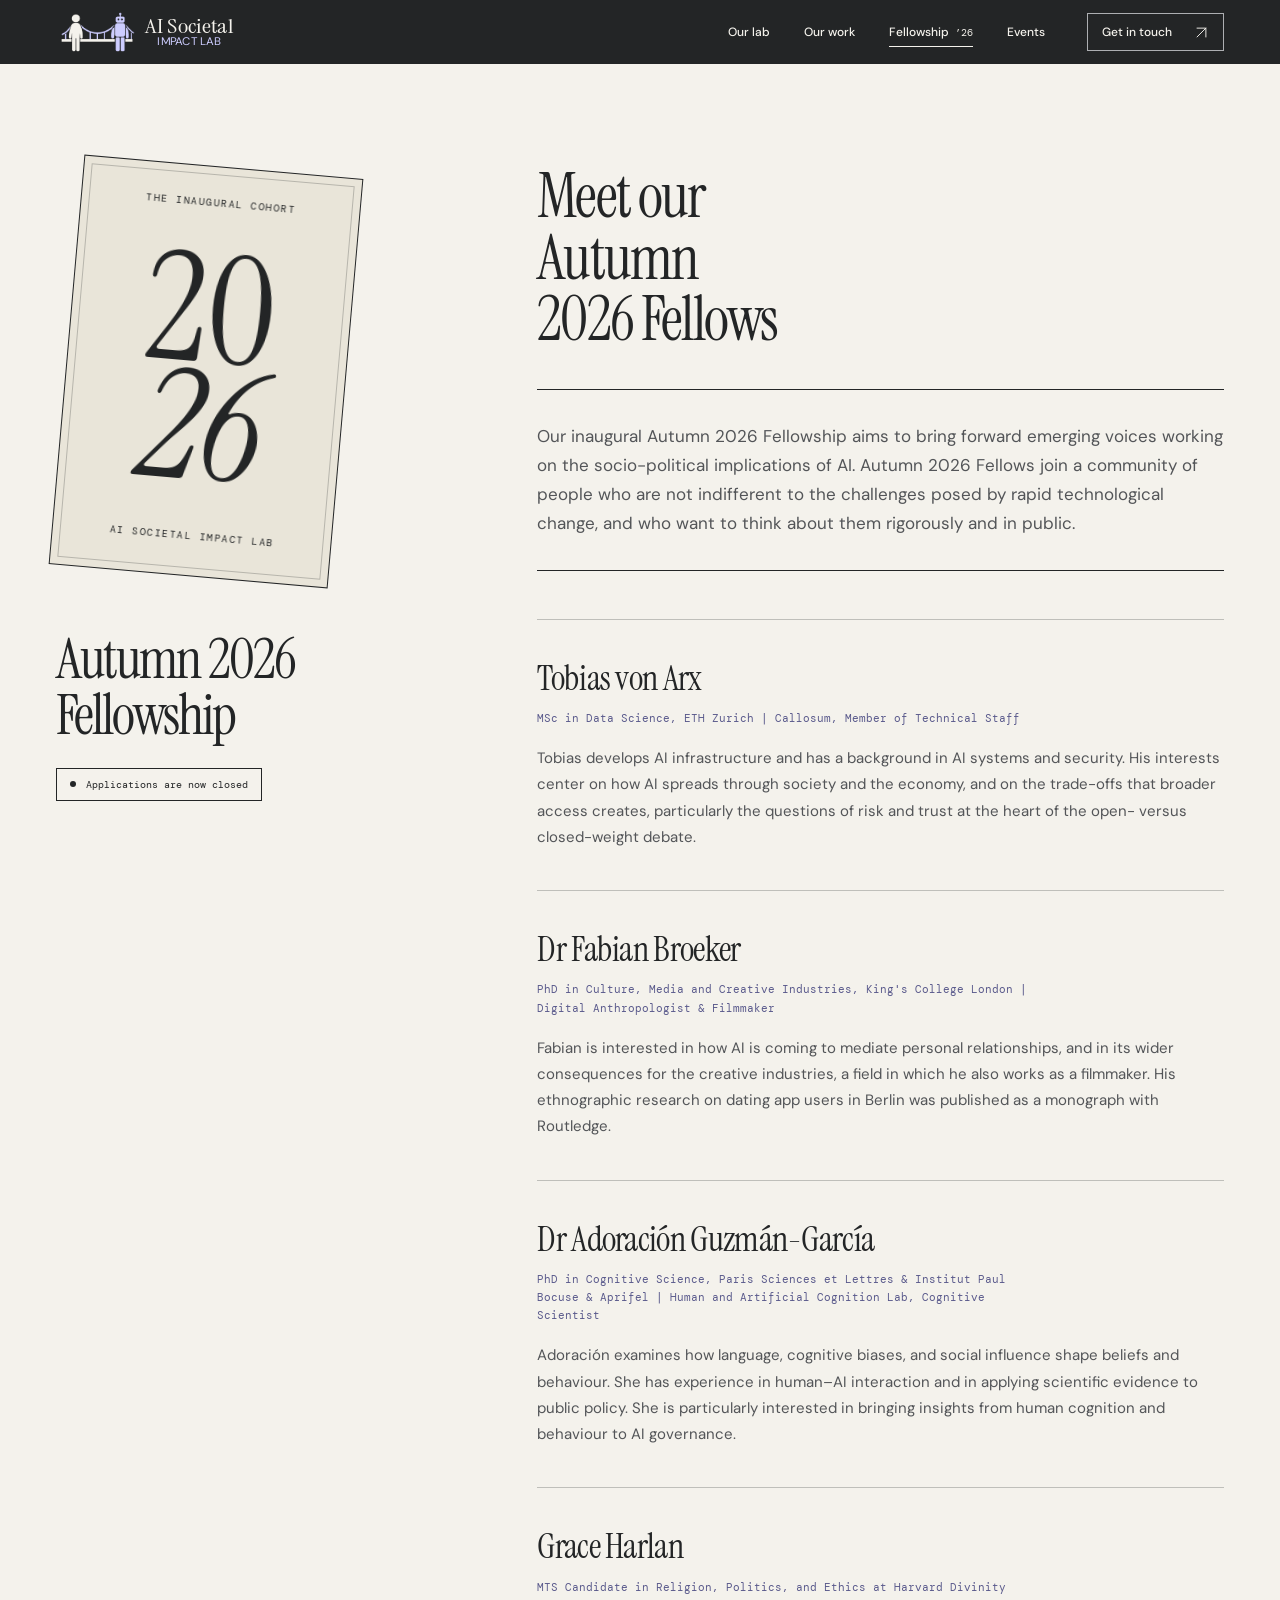
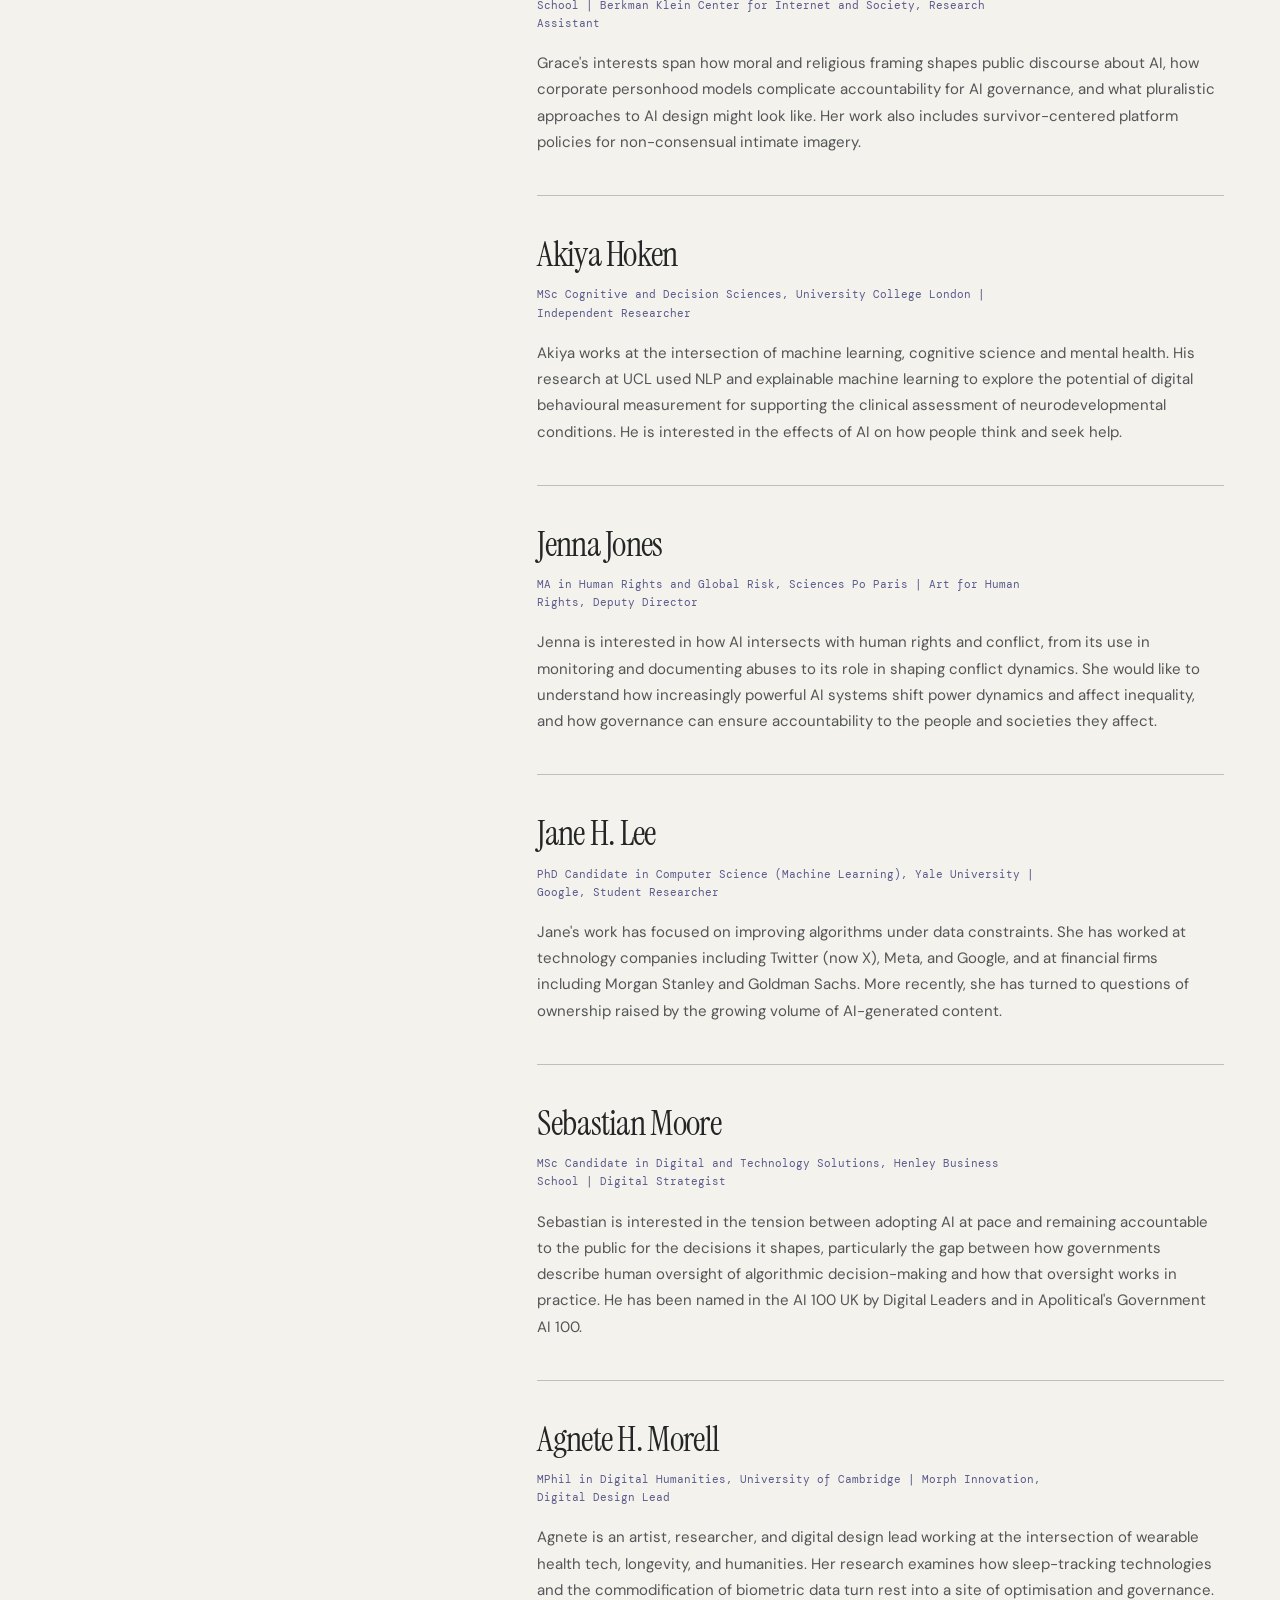
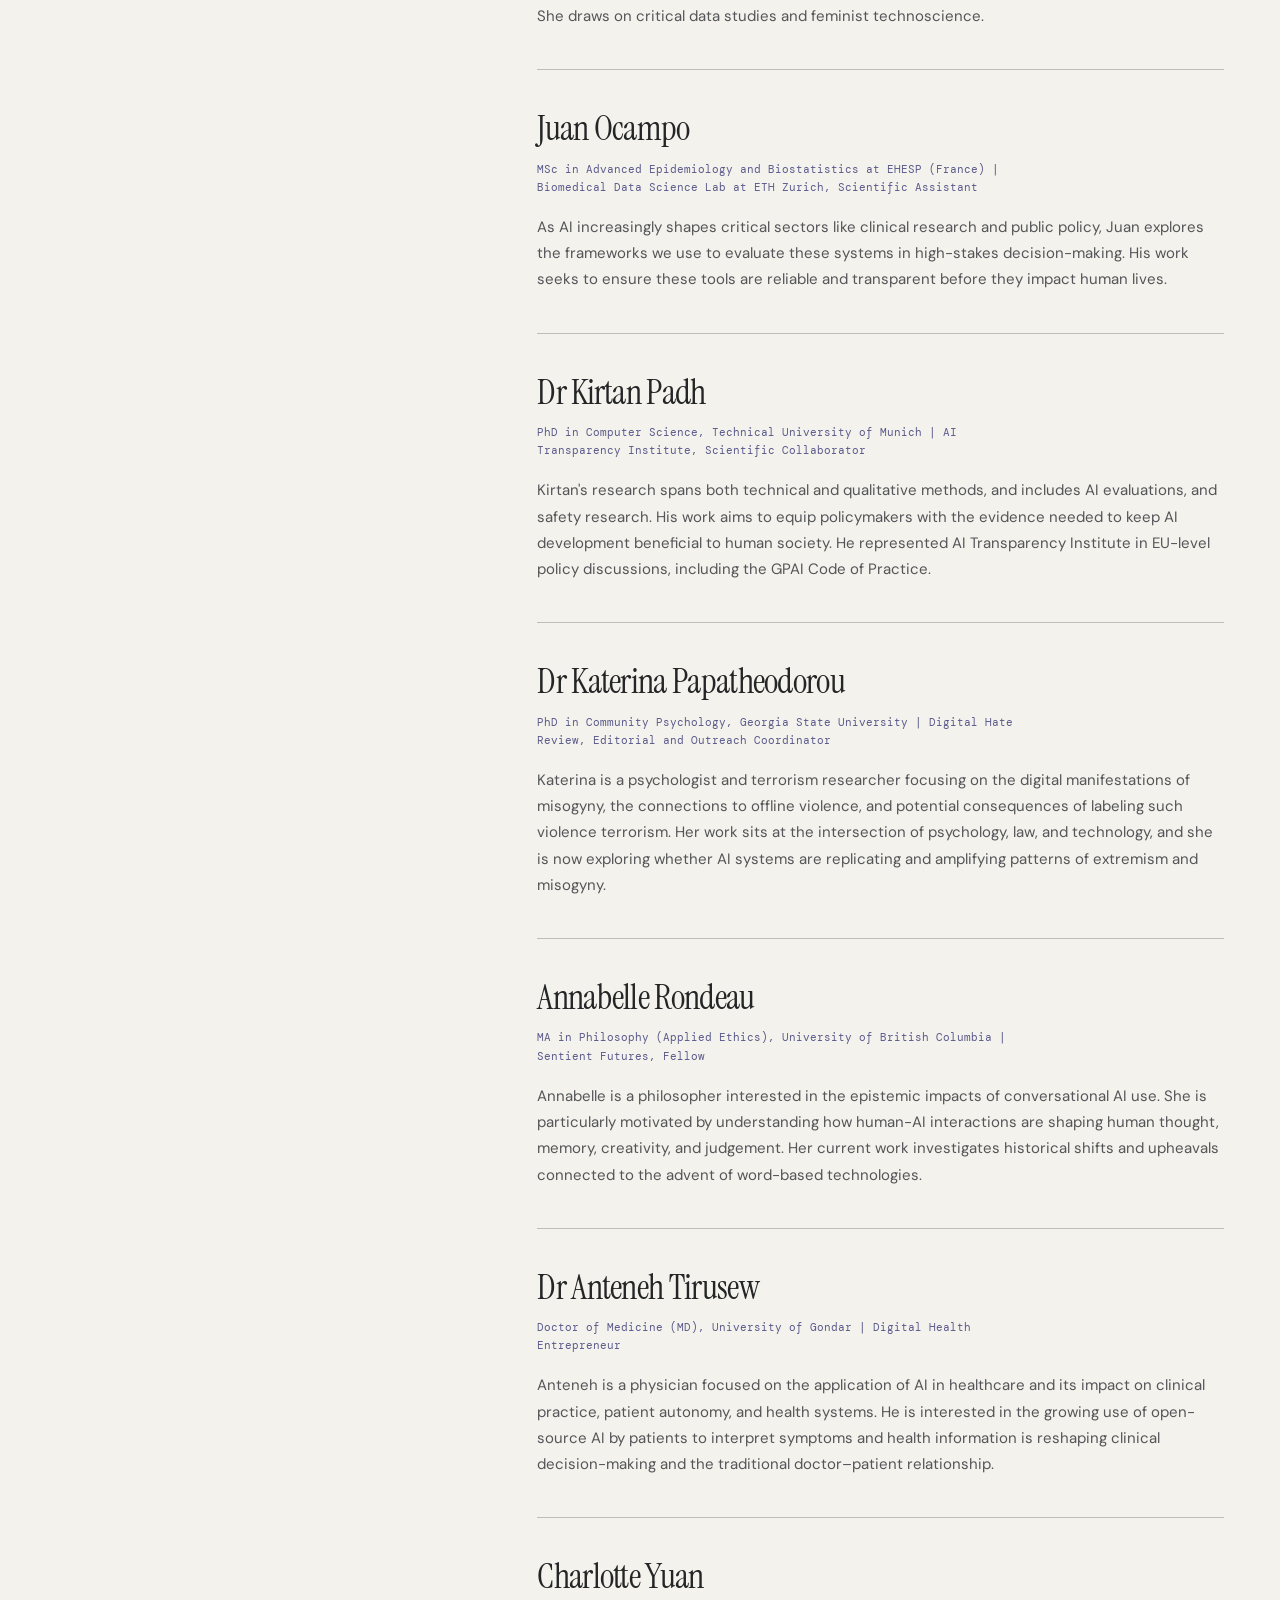
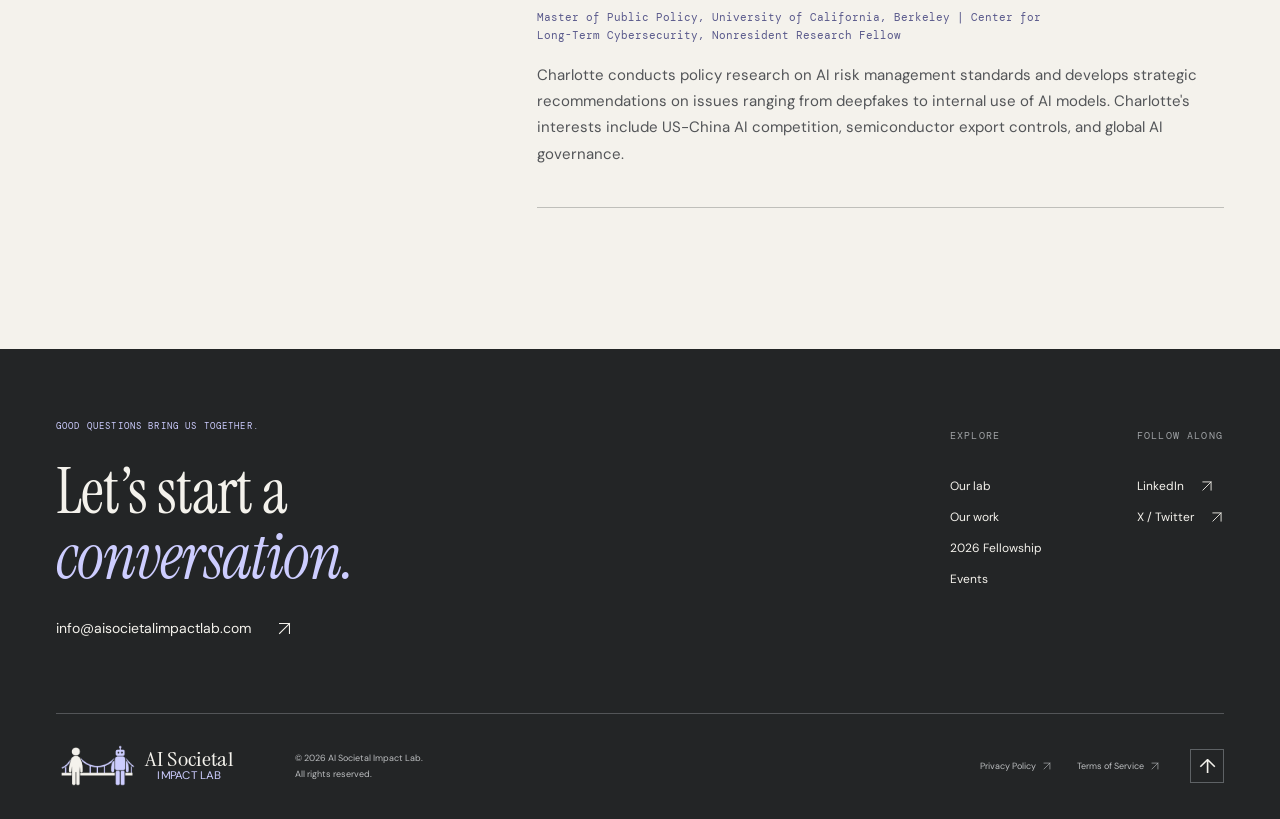
<file: fellowship-autumn-2026/index.html>
<!doctype html>
<html lang="en" class="fellowship-page">
  <head>
    <meta charset="UTF-8" />
    <meta name="viewport" content="width=device-width, initial-scale=1" />
    <meta name="theme-color" content="#232526" />
    <title>Autumn 2026 Fellowship — AI Societal Impact Lab</title>
    <meta
      name="description"
      content="Meet the emerging voices joining the AI Societal Impact Lab&#39;s inaugural Autumn 2026 Fellowship."
    />
    <link
      rel="canonical"
      href="https://aisocietalimpactlab.com/fellowship-autumn-2026/"
    />
    <meta property="og:title" content="Autumn 2026 Fellowship — AI Societal Impact Lab" />
    <meta
      property="og:description"
      content="Meet the emerging voices joining the AI Societal Impact Lab&#39;s inaugural Autumn 2026 Fellowship."
    />
    <meta property="og:type" content="website" />
    <meta
      property="og:url"
      content="https://aisocietalimpactlab.com/fellowship-autumn-2026/"
    />
    <meta
      property="og:image"
      content="https://aisocietalimpactlab.com/assets/social-preview.jpg"
    />
    <meta property="og:image:width" content="1200" />
    <meta property="og:image:height" content="630" />
    <meta
      property="og:image:alt"
      content="AI Societal Impact Lab — Bridging technology and society"
    />
    <meta name="twitter:card" content="summary_large_image" />
    <link rel="icon" href="../assets/favicon.png" type="image/png" />
    <link rel="stylesheet" href="../assets/styles.css?v=20261013-fellowship-cohort" />
    <script src="../assets/script.js?v=20261013-fellowship-cohort" defer></script>
  </head>
  <body>
    <div id="top">
      <a href="#main" class="skip-link">Skip to content</a>
      <header class="site-header">
        <div class="container header-inner">
          <a class="brand" aria-label="AI Societal Impact Lab home" href="../index.html"
            ><img class="brand-mark brand-mark-light" src="../assets/artwork/homepage/logo_light.png" width="901" height="514" alt="" aria-hidden="true" />
            <img class="brand-mark brand-mark-dark" src="../assets/artwork/homepage/logo_dark.png" width="901" height="514" alt="" aria-hidden="true" />
            <span class="brand-wordmark"><span class="brand-name">AI Societal</span><span class="brand-subtitle">Impact Lab</span></span></a
          ><button class="menu-toggle" aria-expanded="false" aria-controls="main-navigation">
            <span>Menu</span><span class="menu-lines" aria-hidden="true"><i></i><i></i></span>
          </button>
          <nav id="main-navigation" aria-label="Main navigation" class="navigation">
            <a class="" href="../index.html">Our lab</a
            ><a class="" href="../ourwork/index.html">Our work</a
            ><a aria-current="page" class="active" href="index.html"
              >Fellowship <span class="nav-year">’26</span></a
            ><a class="" href="../events/index.html">Events</a
            ><a class="header-contact" href="mailto:info@aisocietalimpactlab.com"
              >Get in touch
              <svg
                class="arrow"
                width="20"
                height="20"
                viewBox="0 0 24 24"
                fill="none"
                aria-hidden="true"
              >
                <path
                  d="M5 19 19 5M5 5h14v14"
                  stroke="currentColor"
                  stroke-width="1.5"
                  stroke-linecap="square"
                ></path></svg
            ></a>
          </nav>
        </div>
      </header>
      <main id="main" tabindex="-1">
        <section class="fellowship-details fellowship-cohort section-space" id="programme">
          <div class="container">
            <div class="programme-layout">
              <aside class="fellowship-cohort-intro">
                <div class="fellowship-seal" aria-label="The inaugural 2026 cohort">
                  <span class="eyebrow">THE INAUGURAL COHORT</span
                  ><span class="seal-year">20<span>26</span></span
                  ><span class="eyebrow">AI SOCIETAL IMPACT LAB</span>
                </div>
                <h1><span>Autumn 2026</span><br />Fellowship</h1>
                <span class="closed-status"
                  ><span class="status-dot"></span>Applications are now closed</span
                >
              </aside>
              <div class="programme-sections fellowship-cohort-content">
                <section class="fellows" aria-labelledby="fellows-title">
                  <h2 id="fellows-title">Meet our Autumn 2026 Fellows</h2>
                  <div class="fellowship-summary">
                    <p>
                      Our inaugural Autumn 2026 Fellowship aims to bring forward emerging voices
                      working on the socio-political implications of AI. Autumn 2026 Fellows join a
                      community of people who are not indifferent to the challenges posed by rapid
                      technological change, and who want to think about them rigorously and in public.
                    </p>
                  </div>

                  <article class="fellow-profile">
                    <h3>Tobias von Arx</h3>
                    <p class="fellow-affiliation">MSc in Data Science, ETH Zurich <span aria-hidden="true">|</span> Callosum, Member of Technical Staff</p>
                    <p>Tobias develops AI infrastructure and has a background in AI systems and security. His interests center on how AI spreads through society and the economy, and on the trade-offs that broader access creates, particularly the questions of risk and trust at the heart of the open- versus closed-weight debate.</p>
                  </article>

                  <article class="fellow-profile">
                    <h3>Dr Fabian Broeker</h3>
                    <p class="fellow-affiliation">PhD in Culture, Media and Creative Industries, King's College London <span aria-hidden="true">|</span> Digital Anthropologist &amp; Filmmaker</p>
                    <p>Fabian is interested in how AI is coming to mediate personal relationships, and in its wider consequences for the creative industries, a field in which he also works as a filmmaker. His ethnographic research on dating app users in Berlin was published as a monograph with Routledge.</p>
                  </article>

                  <article class="fellow-profile">
                    <h3>Dr Adoración Guzmán-García</h3>
                    <p class="fellow-affiliation">PhD in Cognitive Science, Paris Sciences et Lettres &amp; Institut Paul Bocuse &amp; Aprifel <span aria-hidden="true">|</span> Human and Artificial Cognition Lab, Cognitive Scientist</p>
                    <p>Adoración examines how language, cognitive biases, and social influence shape beliefs and behaviour. She has experience in human–AI interaction and in applying scientific evidence to public policy. She is particularly interested in bringing insights from human cognition and behaviour to AI governance.</p>
                  </article>

                  <article class="fellow-profile">
                    <h3>Grace Harlan</h3>
                    <p class="fellow-affiliation">MTS Candidate in Religion, Politics, and Ethics at Harvard Divinity School <span aria-hidden="true">|</span> Berkman Klein Center for Internet and Society, Research Assistant</p>
                    <p>Grace's interests span how moral and religious framing shapes public discourse about AI, how corporate personhood models complicate accountability for AI governance, and what pluralistic approaches to AI design might look like. Her work also includes survivor-centered platform policies for non-consensual intimate imagery.</p>
                  </article>

                  <article class="fellow-profile">
                    <h3>Akiya Hoken</h3>
                    <p class="fellow-affiliation">MSc Cognitive and Decision Sciences, University College London <span aria-hidden="true">|</span> Independent Researcher</p>
                    <p>Akiya works at the intersection of machine learning, cognitive science and mental health. His research at UCL used NLP and explainable machine learning to explore the potential of digital behavioural measurement for supporting the clinical assessment of neurodevelopmental conditions. He is interested in the effects of AI on how people think and seek help.</p>
                  </article>

                  <article class="fellow-profile">
                    <h3>Jenna Jones</h3>
                    <p class="fellow-affiliation">MA in Human Rights and Global Risk, Sciences Po Paris <span aria-hidden="true">|</span> Art for Human Rights, Deputy Director</p>
                    <p>Jenna is interested in how AI intersects with human rights and conflict, from its use in monitoring and documenting abuses to its role in shaping conflict dynamics. She would like to understand how increasingly powerful AI systems shift power dynamics and affect inequality, and how governance can ensure accountability to the people and societies they affect.</p>
                  </article>

                  <article class="fellow-profile">
                    <h3>Jane H. Lee</h3>
                    <p class="fellow-affiliation">PhD Candidate in Computer Science (Machine Learning), Yale University <span aria-hidden="true">|</span> Google, Student Researcher</p>
                    <p>Jane's work has focused on improving algorithms under data constraints. She has worked at technology companies including Twitter (now X), Meta, and Google, and at financial firms including Morgan Stanley and Goldman Sachs. More recently, she has turned to questions of ownership raised by the growing volume of AI-generated content.</p>
                  </article>

                  <article class="fellow-profile">
                    <h3>Sebastian Moore</h3>
                    <p class="fellow-affiliation">MSc Candidate in Digital and Technology Solutions, Henley Business School <span aria-hidden="true">|</span> Digital Strategist</p>
                    <p>Sebastian is interested in the tension between adopting AI at pace and remaining accountable to the public for the decisions it shapes, particularly the gap between how governments describe human oversight of algorithmic decision-making and how that oversight works in practice. He has been named in the AI 100 UK by Digital Leaders and in Apolitical's Government AI 100.</p>
                  </article>

                  <article class="fellow-profile">
                    <h3>Agnete H. Morell</h3>
                    <p class="fellow-affiliation">MPhil in Digital Humanities, University of Cambridge <span aria-hidden="true">|</span> Morph Innovation, Digital Design Lead</p>
                    <p>Agnete is an artist, researcher, and digital design lead working at the intersection of wearable health tech, longevity, and humanities. Her research examines how sleep-tracking technologies and the commodification of biometric data turn rest into a site of optimisation and governance. She draws on critical data studies and feminist technoscience.</p>
                  </article>

                  <article class="fellow-profile">
                    <h3>Juan Ocampo</h3>
                    <p class="fellow-affiliation">MSc in Advanced Epidemiology and Biostatistics at EHESP (France) <span aria-hidden="true">|</span> Biomedical Data Science Lab at ETH Zurich, Scientific Assistant</p>
                    <p>As AI increasingly shapes critical sectors like clinical research and public policy, Juan explores the frameworks we use to evaluate these systems in high-stakes decision-making. His work seeks to ensure these tools are reliable and transparent before they impact human lives.</p>
                  </article>

                  <article class="fellow-profile">
                    <h3>Dr Kirtan Padh</h3>
                    <p class="fellow-affiliation">PhD in Computer Science, Technical University of Munich <span aria-hidden="true">|</span> AI Transparency Institute, Scientific Collaborator</p>
                    <p>Kirtan's research spans both technical and qualitative methods, and includes AI evaluations, and safety research. His work aims to equip policymakers with the evidence needed to keep AI development beneficial to human society. He represented AI Transparency Institute in EU-level policy discussions, including the GPAI Code of Practice.</p>
                  </article>

                  <article class="fellow-profile">
                    <h3>Dr Katerina Papatheodorou</h3>
                    <p class="fellow-affiliation">PhD in Community Psychology, Georgia State University <span aria-hidden="true">|</span> Digital Hate Review, Editorial and Outreach Coordinator</p>
                    <p>Katerina is a psychologist and terrorism researcher focusing on the digital manifestations of misogyny, the connections to offline violence, and potential consequences of labeling such violence terrorism. Her work sits at the intersection of psychology, law, and technology, and she is now exploring whether AI systems are replicating and amplifying patterns of extremism and misogyny.</p>
                  </article>

                  <article class="fellow-profile">
                    <h3>Annabelle Rondeau</h3>
                    <p class="fellow-affiliation">MA in Philosophy (Applied Ethics), University of British Columbia <span aria-hidden="true">|</span> Sentient Futures, Fellow</p>
                    <p>Annabelle is a philosopher interested in the epistemic impacts of conversational AI use. She is particularly motivated by understanding how human-AI interactions are shaping human thought, memory, creativity, and judgement. Her current work investigates historical shifts and upheavals connected to the advent of word-based technologies.</p>
                  </article>

                  <article class="fellow-profile">
                    <h3>Dr Anteneh Tirusew</h3>
                    <p class="fellow-affiliation">Doctor of Medicine (MD), University of Gondar <span aria-hidden="true">|</span> Digital Health Entrepreneur</p>
                    <p>Anteneh is a physician focused on the application of AI in healthcare and its impact on clinical practice, patient autonomy, and health systems. He is interested in the growing use of open-source AI by patients to interpret symptoms and health information is reshaping clinical decision-making and the traditional doctor–patient relationship.</p>
                  </article>

                  <article class="fellow-profile">
                    <h3>Charlotte Yuan</h3>
                    <p class="fellow-affiliation">Master of Public Policy, University of California, Berkeley <span aria-hidden="true">|</span> Center for Long-Term Cybersecurity, Nonresident Research Fellow</p>
                    <p>Charlotte conducts policy research on AI risk management standards and develops strategic recommendations on issues ranging from deepfakes to internal use of AI models. Charlotte's interests include US-China AI competition, semiconductor export controls, and global AI governance.</p>
                  </article>
                </section>
              </div>
            </div>
          </div>
        </section>
      </main>
      <footer class="site-footer">
        <div class="container">
          <div class="footer-top">
            <div>
              <span class="eyebrow">GOOD QUESTIONS BRING US TOGETHER.</span>
              <h2>Let’s start a<br /><em>conversation.</em></h2>
              <a href="mailto:info@aisocietalimpactlab.com" class="footer-email"
                >info@aisocietalimpactlab.com<svg
                  class="arrow"
                  width="20"
                  height="20"
                  viewBox="0 0 24 24"
                  fill="none"
                  aria-hidden="true"
                >
                  <path
                    d="M5 19 19 5M5 5h14v14"
                    stroke="currentColor"
                    stroke-width="1.5"
                    stroke-linecap="square"
                  ></path></svg
              ></a>
            </div>
            <div class="footer-links">
              <div>
                <span class="eyebrow">EXPLORE</span><a href="../index.html#about">Our lab</a
                ><a href="../ourwork/index.html">Our work</a><a href="index.html">2026 Fellowship</a
                ><a href="../events/index.html">Events</a>
              </div>
              <div>
                <span class="eyebrow">FOLLOW ALONG</span
                ><a
                  href="https://www.linkedin.com/company/ai-societal-impact-lab/"
                  target="_blank"
                  rel="noreferrer"
                  >LinkedIn
                  <svg
                    class="arrow"
                    width="20"
                    height="20"
                    viewBox="0 0 24 24"
                    fill="none"
                    aria-hidden="true"
                  >
                    <path
                      d="M5 19 19 5M5 5h14v14"
                      stroke="currentColor"
                      stroke-width="1.5"
                      stroke-linecap="square"
                    ></path></svg></a
                ><a href="https://x.com/AISocietalab" target="_blank" rel="noreferrer"
                  >X / Twitter
                  <svg
                    class="arrow"
                    width="20"
                    height="20"
                    viewBox="0 0 24 24"
                    fill="none"
                    aria-hidden="true"
                  >
                    <path
                      d="M5 19 19 5M5 5h14v14"
                      stroke="currentColor"
                      stroke-width="1.5"
                      stroke-linecap="square"
                    ></path></svg
                ></a>
              </div>
            </div>
          </div>
          <div class="footer-bottom">
            <a
              class="brand brand-footer"
              aria-label="AI Societal Impact Lab home"
              href="../index.html"
              ><img class="brand-mark" src="../assets/artwork/homepage/logo_dark.png" width="901" height="514" alt="" aria-hidden="true" />
            <span class="brand-wordmark"><span class="brand-name">AI Societal</span><span class="brand-subtitle">Impact Lab</span></span></a
            ><span>© 2026 AI Societal Impact Lab.<br />All rights reserved.</span>
            <div class="legal-links">
              <a
                href="../privacy-policy/index.html"
                >Privacy Policy
                <svg
                  class="arrow"
                  width="20"
                  height="20"
                  viewBox="0 0 24 24"
                  fill="none"
                  aria-hidden="true"
                >
                  <path
                    d="M5 19 19 5M5 5h14v14"
                    stroke="currentColor"
                    stroke-width="1.5"
                    stroke-linecap="square"
                  ></path></svg></a
              ><a
                href="../terms-of-service/index.html"
                >Terms of Service
                <svg
                  class="arrow"
                  width="20"
                  height="20"
                  viewBox="0 0 24 24"
                  fill="none"
                  aria-hidden="true"
                >
                  <path
                    d="M5 19 19 5M5 5h14v14"
                    stroke="currentColor"
                    stroke-width="1.5"
                    stroke-linecap="square"
                  ></path></svg
              ></a>
            </div>
            <a href="#top" class="back-top" aria-label="Back to top">↑</a>
          </div>
        </div>
      </footer>
    </div>
  </body>
</html>
</file>
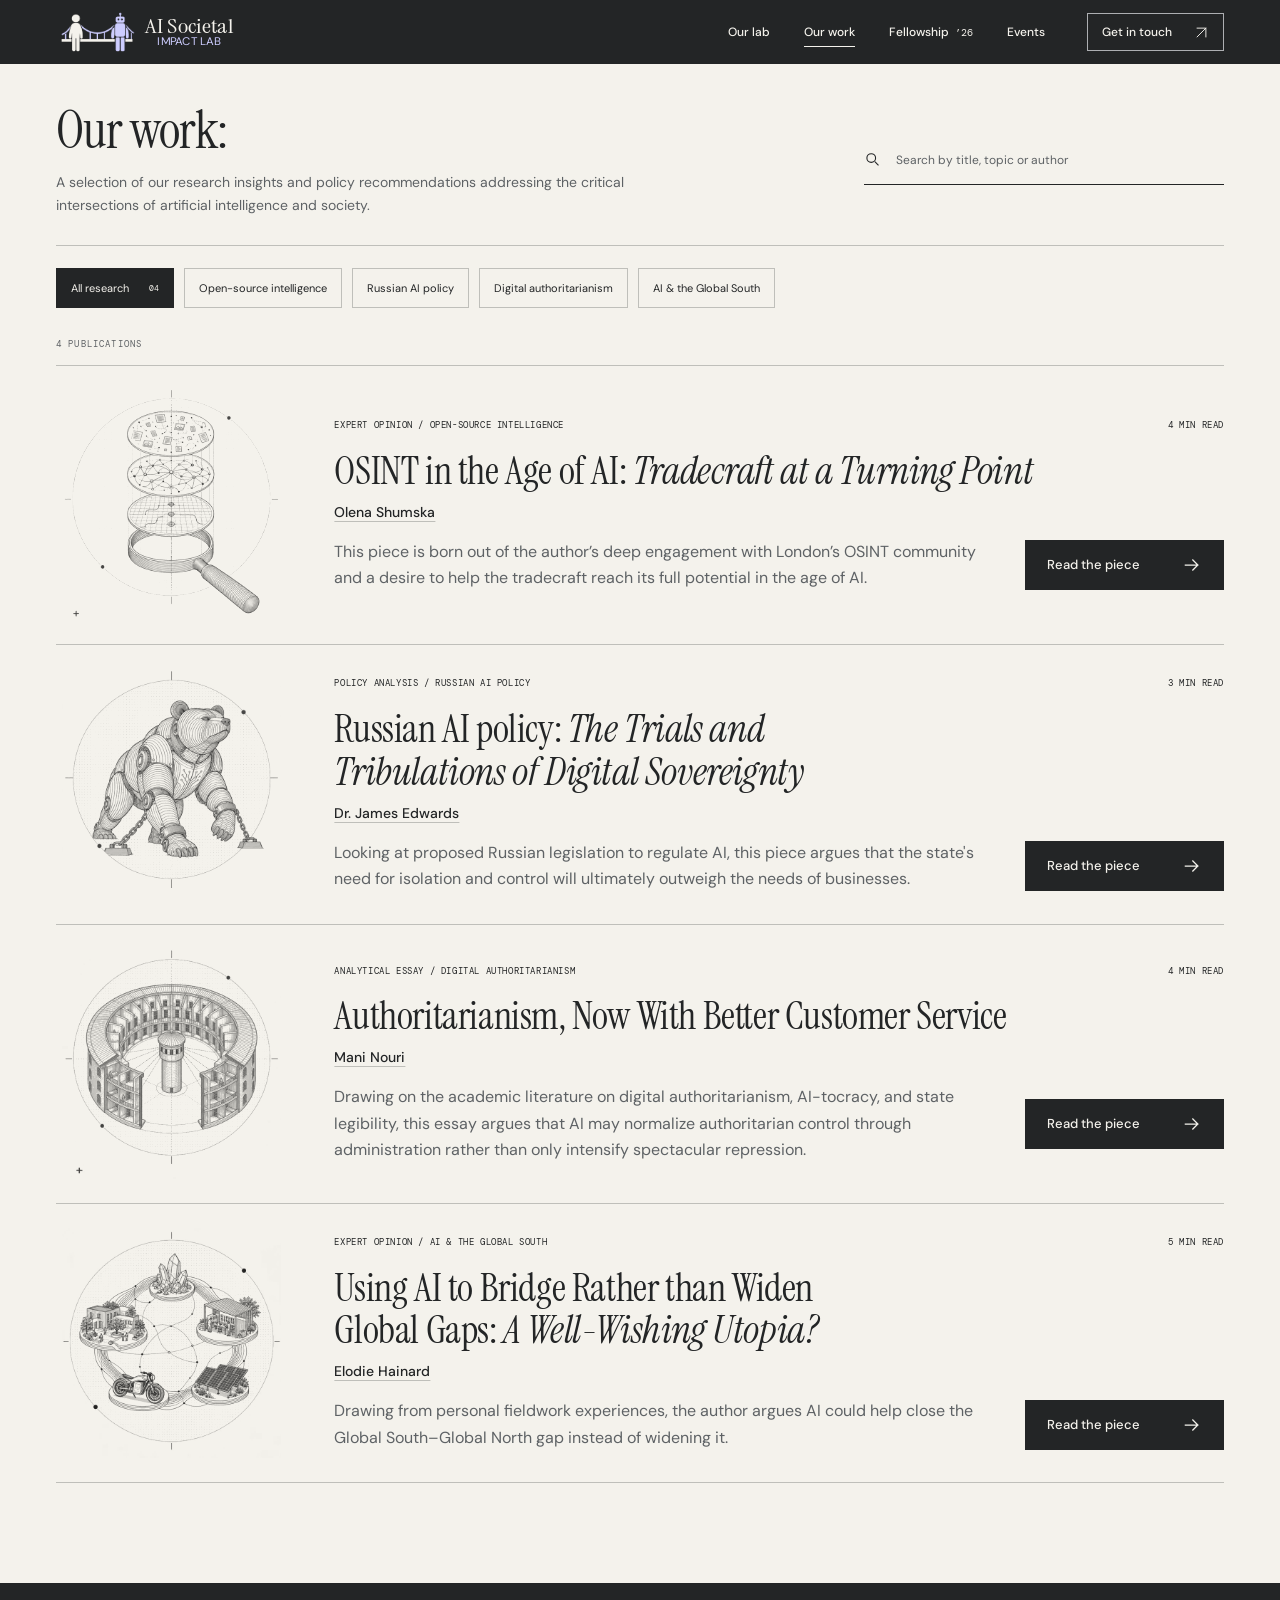
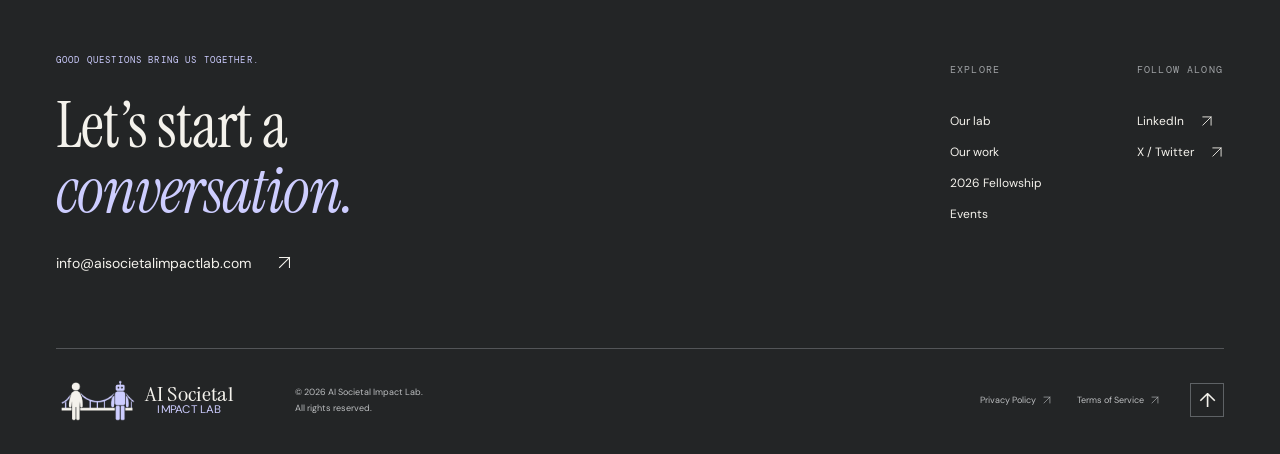
<file: ourwork/index.html>
<!doctype html>
<html lang="en" class="work-page">
  <head>
    <meta charset="UTF-8" />
    <meta name="viewport" content="width=device-width, initial-scale=1" />
    <meta name="theme-color" content="#232526" />
    <title>Our work — AI Societal Impact Lab</title>
    <meta
      name="description"
      content="A selection of our research insights and policy recommendations addressing the critical intersections of artificial intelligence and society."
    />
    <link
      rel="canonical"
      href="https://aisocietalimpactlab.com/ourwork/"
    />
    <meta property="og:title" content="Our work — AI Societal Impact Lab" />
    <meta
      property="og:description"
      content="A selection of our research insights and policy recommendations addressing the critical intersections of artificial intelligence and society."
    />
    <meta property="og:type" content="website" />
    <meta
      property="og:url"
      content="https://aisocietalimpactlab.com/ourwork/"
    />
    <meta
      property="og:image"
      content="https://aisocietalimpactlab.com/assets/social-preview.jpg"
    />
    <meta property="og:image:width" content="1200" />
    <meta property="og:image:height" content="630" />
    <meta
      property="og:image:alt"
      content="AI Societal Impact Lab — Bridging technology and society"
    />
    <meta name="twitter:card" content="summary_large_image" />
    <link rel="icon" href="../assets/favicon.png" type="image/png" />
    <link rel="stylesheet" href="../assets/styles.css?v=20260924-smooth-fades" />
    <script src="../assets/script.js?v=20260924-smooth-fades" defer></script>
  </head>
  <body>
    <div id="top">
      <a href="#main" class="skip-link">Skip to content</a>
      <header class="site-header">
        <div class="container header-inner">
          <a class="brand" aria-label="AI Societal Impact Lab home" href="../index.html"
            ><img class="brand-mark" src="../assets/artwork/homepage/logo_dark.png" width="901" height="514" alt="" aria-hidden="true" />
            <span class="brand-wordmark"><span class="brand-name">AI Societal</span><span class="brand-subtitle">Impact Lab</span></span></a
          ><button class="menu-toggle" aria-expanded="false" aria-controls="main-navigation">
            <span>Menu</span><span class="menu-lines" aria-hidden="true"><i></i><i></i></span>
          </button>
          <nav id="main-navigation" aria-label="Main navigation" class="navigation">
            <a class="" href="../index.html">Our lab</a
            ><a aria-current="page" class="active" href="index.html">Our work</a
            ><a class="" href="../fellowship-autumn-2026/index.html"
              >Fellowship <span class="nav-year">’26</span></a
            ><a class="" href="../events/index.html">Events</a
            ><a class="header-contact" href="mailto:info@aisocietalimpactlab.com"
              >Get in touch
              <svg
                class="arrow"
                width="20"
                height="20"
                viewBox="0 0 24 24"
                fill="none"
                aria-hidden="true"
              >
                <path
                  d="M5 19 19 5M5 5h14v14"
                  stroke="currentColor"
                  stroke-width="1.5"
                  stroke-linecap="square"
                ></path></svg
            ></a>
          </nav>
        </div>
      </header>
      <main id="main" tabindex="-1">
        <section class="research-index section-space">
          <div class="container">
            <div class="research-tools">
              <div class="research-heading">
                <h1>Our work:</h1>
                <p>
                  A selection of our research insights and policy recommendations addressing the
                  critical intersections of artificial intelligence and society.
                </p>
              </div>
              <label class="search-field" data-enhancement="" hidden=""
                ><svg viewBox="0 0 24 24" width="19" height="19" fill="none" aria-hidden="true">
                  <circle cx="10" cy="10" r="6" stroke="currentColor" stroke-width="1.5"></circle>
                  <path d="m15 15 5 5" stroke="currentColor" stroke-width="1.5"></path></svg
                ><input
                  type="search"
                  aria-label="Search publications"
                  placeholder="Search by title, topic or author"
                  value=""
              /></label>
            </div>
            <div
              class="filters"
              role="group"
              aria-label="Filter by research topic"
              data-enhancement=""
              hidden=""
            >
              <button aria-pressed="true" data-topic="All research">
                All research<span>04</span></button
              ><button aria-pressed="false" data-topic="Open-source intelligence">
                Open-source intelligence</button
              ><button aria-pressed="false" data-topic="Russian AI policy">Russian AI policy</button
              ><button aria-pressed="false" data-topic="Digital authoritarianism">
                Digital authoritarianism</button
              ><button aria-pressed="false" data-topic="AI &amp; the Global South">
                AI &amp; the Global South
              </button>
            </div>
            <p class="result-count eyebrow" role="status">4 PUBLICATIONS</p>
            <div class="research-list" id="publications">
              <article class="research-row" data-topic="Open-source intelligence">
                <a
                  class="research-row-image"
                  aria-label="Read OSINT in the Age of AI: Tradecraft at a Turning Point"
                  href="osint-ai-tradecraft-turning-point/index.html"
                  ><img
                    class="research-artwork research-artwork-0"
                    src="../assets/artwork/articles/olena_001_img.webp"
                    alt=""
                    aria-hidden="true"
                    width="614"
                    height="646"
                    fetchpriority="high"
                    decoding="async"
                /></a>
                <div>
                  <div class="article-meta">
                    <span>Expert opinion / Open-source intelligence</span><span>4 MIN READ</span>
                  </div>
                  <h2>
                    <a href="osint-ai-tradecraft-turning-point/index.html"
                      >OSINT in the Age of AI: <em>Tradecraft at a Turning Point</em></a
                    >
                  </h2>
                  <a class="author-link" href="#profile-olena-shumska" data-profile="profile-olena-shumska">Olena Shumska</a>
                  <p>
                    This piece is born out of the author’s deep engagement with London’s OSINT
                    community and a desire to help the tradecraft reach its full potential in the
                    age of AI.
                  </p>
                  <div class="article-byline">
                    <a class="button button-dark" href="osint-ai-tradecraft-turning-point/index.html"
                      >Read the piece<svg
                        class="arrow"
                        width="20"
                        height="20"
                        viewBox="0 0 24 24"
                        fill="none"
                        aria-hidden="true"
                      >
                        <path
                          d="M4 12h15m-6-6 6 6-6 6"
                          stroke="currentColor"
                          stroke-width="1.5"
                          stroke-linecap="square"
                        ></path></svg
                    ></a>
                  </div>
                </div>
              </article>
              <article class="research-row" data-topic="Russian AI policy">
                <a
                  class="research-row-image"
                  aria-label="Read Russian AI policy: The Trials and Tribulations of Digital Sovereignty"
                  href="russian-ai-policy-digital-sovereignty/index.html"
                  ><img
                    class="research-artwork research-artwork-1"
                    src="../assets/artwork/articles/jamie_001_img.webp"
                    alt=""
                    aria-hidden="true"
                    width="614"
                    height="646"
                    loading="lazy"
                /></a>
                <div>
                  <div class="article-meta">
                    <span>Policy analysis / Russian AI policy</span><span>3 MIN READ</span>
                  </div>
                  <h2>
                    <a href="russian-ai-policy-digital-sovereignty/index.html"
                      >Russian AI policy: <em>The Trials and Tribulations of Digital Sovereignty</em></a
                    >
                  </h2>
                  <a class="author-link" href="#profile-james-edwards" data-profile="profile-james-edwards">Dr. James Edwards</a>
                  <p>
                    Looking at proposed Russian legislation to regulate AI, this piece argues that
                    the state's need for isolation and control will ultimately outweigh the needs of
                    businesses.
                  </p>
                  <div class="article-byline">
                    <a class="button button-dark" href="russian-ai-policy-digital-sovereignty/index.html"
                      >Read the piece<svg
                        class="arrow"
                        width="20"
                        height="20"
                        viewBox="0 0 24 24"
                        fill="none"
                        aria-hidden="true"
                      >
                        <path
                          d="M4 12h15m-6-6 6 6-6 6"
                          stroke="currentColor"
                          stroke-width="1.5"
                          stroke-linecap="square"
                        ></path></svg
                    ></a>
                  </div>
                </div>
              </article>
              <article class="research-row" data-topic="Digital authoritarianism">
                <a
                  class="research-row-image"
                  aria-label="Read Authoritarianism, Now With Better Customer Service"
                  href="authoritarianism-better-customer-service/index.html"
                  ><img
                    class="research-artwork research-artwork-2"
                    src="../assets/artwork/articles/mani_001_img.webp"
                    alt=""
                    aria-hidden="true"
                    width="614"
                    height="646"
                    loading="lazy"
                /></a>
                <div>
                  <div class="article-meta">
                    <span>Analytical essay / Digital authoritarianism</span><span>4 MIN READ</span>
                  </div>
                  <h2>
                    <a href="authoritarianism-better-customer-service/index.html"
                      >Authoritarianism, Now With Better Customer Service</a
                    >
                  </h2>
                  <a class="author-link" href="#profile-mani-nouri" data-profile="profile-mani-nouri">Mani Nouri</a>
                  <p>
                    Drawing on the academic literature on digital authoritarianism, AI-tocracy, and
                    state legibility, this essay argues that AI may normalize authoritarian control
                    through administration rather than only intensify spectacular repression.
                  </p>
                  <div class="article-byline">
                    <a class="button button-dark" href="authoritarianism-better-customer-service/index.html"
                      >Read the piece<svg
                        class="arrow"
                        width="20"
                        height="20"
                        viewBox="0 0 24 24"
                        fill="none"
                        aria-hidden="true"
                      >
                        <path
                          d="M4 12h15m-6-6 6 6-6 6"
                          stroke="currentColor"
                          stroke-width="1.5"
                          stroke-linecap="square"
                        ></path></svg
                    ></a>
                  </div>
                </div>
              </article>
              <article class="research-row" data-topic="AI &amp; the Global South">
                <a
                  class="research-row-image"
                  aria-label="Read Using AI to Bridge Rather than Widen Global Gaps: A Well-Wishing Utopia?"
                  href="ai-global-south-north-gap/index.html"
                  ><img
                    class="research-artwork research-artwork-3"
                    src="../assets/artwork/articles/elodie_001_img.webp"
                    alt=""
                    aria-hidden="true"
                    width="614"
                    height="646"
                    loading="lazy"
                /></a>
                <div>
                  <div class="article-meta">
                    <span>Expert opinion / AI &amp; the Global South</span><span>5 MIN READ</span>
                  </div>
                  <h2>
                    <a href="ai-global-south-north-gap/index.html"
                      >Using AI to Bridge Rather than Widen Global Gaps: <em>A Well-Wishing Utopia?</em></a
                    >
                  </h2>
                  <a class="author-link" href="#profile-elodie-hainard" data-profile="profile-elodie-hainard">Elodie Hainard</a>
                  <p>
                    Drawing from personal fieldwork experiences, the author argues AI
                    could help close the Global South–Global North gap instead of widening it.
                  </p>
                  <div class="article-byline">
                    <a class="button button-dark" href="ai-global-south-north-gap/index.html"
                      >Read the piece<svg
                        class="arrow"
                        width="20"
                        height="20"
                        viewBox="0 0 24 24"
                        fill="none"
                        aria-hidden="true"
                      >
                        <path
                          d="M4 12h15m-6-6 6 6-6 6"
                          stroke="currentColor"
                          stroke-width="1.5"
                          stroke-linecap="square"
                        ></path></svg
                    ></a>
                  </div>
                </div>
              </article>
            </div>
            <div class="empty-state" hidden="">
              <h2>No matching publications.</h2>
              <p>Try a different search, or explore all of our research.</p>
              <button class="button button-dark" data-clear-filters="">
                Clear filters
                <svg
                  class="arrow"
                  width="20"
                  height="20"
                  viewBox="0 0 24 24"
                  fill="none"
                  aria-hidden="true"
                >
                  <path d="M5 19 19 5M5 5h14v14" stroke="currentColor" stroke-width="1.5"></path>
                </svg>
              </button>
            </div>
          </div>
        </section>
        <div class="container author-profiles">
<section
              class="profile-panel"
              id="profile-olena-shumska"
              aria-labelledby="name-olena-shumska"
            >
              <a class="dialog-close" href="#publications" aria-label="Close biography">×</a>
              <div class="profile-content">
                <div class="profile-portrait">
  <img
                    src="../assets/images/olena-shumska.webp"
                    alt="Olena Shumska"
                    loading="lazy"
                    width="220"
                    height="290"
                  />
                </div>
                <div>
                  <span class="eyebrow">Founder / AI SOCIETAL IMPACT LAB</span>
                  <h2 id="name-olena-shumska">Olena Shumska</h2>
                  <div class="prose profile-bio">
                    <p>
                      Olena brings seven years of experience in policy analysis and open-source
                      intelligence, spanning areas such as illicit weapons trafficking, financial
                      crime, public safety, private investigations, and cybersecurity. She was an
                      Emerging Expert with the DC-based Forum on the Arms Trade from 2021 to 2023.
                    </p>

                    <p>
                      Fascinated by the impact of emerging technology on the nature of war, the
                      essence of security, and its ramifications for intelligence and research work,
                      she decided to start the AI Societal Impact Lab to create a space for
                      discussing what technological advancement might mean for human societies.
                    </p>

                    <p>
                      Olena is starting her PhD in Sociology at the University of Edinburgh. She
                      also holds Master's degrees in Russian and Eastern European Studies from the
                      University of Oxford and in International History from the Graduate Institute
                      in Geneva.
                    </p>
                  </div>
                  <a
                    class="text-link"
                    href="https://www.linkedin.com/in/olena-shumska-a1611653/"
                    target="_blank"
                    rel="noreferrer"
                    >Connect on LinkedIn
                    <svg
                      class="arrow"
                      width="20"
                      height="20"
                      viewBox="0 0 24 24"
                      fill="none"
                      aria-hidden="true"
                    >
                      <path
                        d="M5 19 19 5M5 5h14v14"
                        stroke="currentColor"
                        stroke-width="1.5"
                      ></path></svg
                  ></a>
                </div>
              </div>
            </section>
<section
              class="profile-panel"
              id="profile-james-edwards"
              aria-labelledby="name-james-edwards"
            >
              <a class="dialog-close" href="#publications" aria-label="Close biography">×</a>
              <div class="profile-content">
                <div class="profile-portrait">
  <img
                    src="../assets/images/james-edwards.webp"
                    alt="Dr. James Edwards"
                    loading="lazy"
                    width="220"
                    height="290"
                  />
                </div>
                <div>
                  <span class="eyebrow">Fellow / AI SOCIETAL IMPACT LAB</span>
                  <h2 id="name-james-edwards">Dr. James Edwards</h2>
                  <div class="prose profile-bio">
                    <p>
                      Jamie recently completed a PhD in area studies at the University of Oxford.
                      His dissertation looked at the socio-economic aspects of the Russian Army. At
                      Oxford, he taught courses on politics and quantitative research methods. Jamie
                      is interested in AI ethics, particularly how its integration into advanced
                      academic research and everyday life raises questions of accountability,
                      transparency, and impact.&nbsp;
                    </p>

                    <p>
                      Jamie also holds an MPhil in Russian and Eastern European Studies from the
                      University of Oxford.
                    </p>
                  </div>
                  <a
                    class="text-link"
                    href="https://www.linkedin.com/in/jamie-edwards-bb0876158/"
                    target="_blank"
                    rel="noreferrer"
                    >Connect on LinkedIn
                    <svg
                      class="arrow"
                      width="20"
                      height="20"
                      viewBox="0 0 24 24"
                      fill="none"
                      aria-hidden="true"
                    >
                      <path
                        d="M5 19 19 5M5 5h14v14"
                        stroke="currentColor"
                        stroke-width="1.5"
                      ></path></svg
                  ></a>
                </div>
              </div>
            </section>
<section
              class="profile-panel"
              id="profile-mani-nouri"
              aria-labelledby="name-mani-nouri"
            >
              <a class="dialog-close" href="#publications" aria-label="Close biography">×</a>
              <div class="profile-content">
                <div class="profile-portrait">
  <img
                    src="../assets/images/mani-nouri.webp"
                    alt="Mani Nouri"
                    loading="lazy"
                    width="220"
                    height="290"
                  />
                </div>
                <div>
                  <span class="eyebrow">Fellow / AI SOCIETAL IMPACT LAB</span>
                  <h2 id="name-mani-nouri">Mani Nouri</h2>
                  <div class="prose profile-bio">
                    <p>
                      Mani is a teaching and a research assistant in political science at the
                      University of Toronto. His dissertation looks at the relations between Iran
                      and the Western countries. He is curious about exploring where technology and
                      authoritarian regimes collide, as well as the institutional aspects of AI
                      governance. One of his current research projects engages with the impact of
                      Chinese LLMs in Kazakhstan.&nbsp;
                    </p>

                    <p>
                      Mani also holds a Master's in Political Science and Government from University
                      of Concordia.&nbsp;&nbsp;
                    </p>
                  </div>
                  <a
                    class="text-link"
                    href="https://www.linkedin.com/in/alireza-mani-nouri/"
                    target="_blank"
                    rel="noreferrer"
                    >Connect on LinkedIn
                    <svg
                      class="arrow"
                      width="20"
                      height="20"
                      viewBox="0 0 24 24"
                      fill="none"
                      aria-hidden="true"
                    >
                      <path
                        d="M5 19 19 5M5 5h14v14"
                        stroke="currentColor"
                        stroke-width="1.5"
                      ></path></svg
                  ></a>
                </div>
              </div>
            </section>
<section
              class="profile-panel"
              id="profile-elodie-hainard"
              aria-labelledby="name-elodie-hainard"
            >
              <a class="dialog-close" href="#publications" aria-label="Close biography">×</a>
              <div class="profile-content">
                <div class="profile-portrait">
  <img
                    src="../assets/images/elodie-hainard.webp"
                    alt="Elodie Hainard"
                    loading="lazy"
                    width="220"
                    height="290"
                  />
                </div>
                <div>
                  <span class="eyebrow">Fellow / AI SOCIETAL IMPACT LAB</span>
                  <h2 id="name-elodie-hainard">Elodie Hainard</h2>
                  <div class="prose profile-bio">
                    <p>
                      Elodie brings experience on conflict-affected areas, including several years
                      of work in Sub-Saharan Africa.&nbsp;Elodie is drawn to questions around AI and
                      global inequalities, datacolonialism, the impact of AI on labor in
                      'developing' economies, and how emerging technologies are reshaping
                      humanitarian work. She&nbsp;also runs her own Switzerland-based consulting
                      firm called Target Advisory.&nbsp;
                    </p>

                    <p>
                      Elodie holds a Master’s in Development Studies from the Graduate Institute in
                      Geneva. &nbsp;
                    </p>
                  </div>
                  <a
                    class="text-link"
                    href="https://www.linkedin.com/in/elodie-hainard-0a3a37260/"
                    target="_blank"
                    rel="noreferrer"
                    >Connect on LinkedIn
                    <svg
                      class="arrow"
                      width="20"
                      height="20"
                      viewBox="0 0 24 24"
                      fill="none"
                      aria-hidden="true"
                    >
                      <path
                        d="M5 19 19 5M5 5h14v14"
                        stroke="currentColor"
                        stroke-width="1.5"
                      ></path></svg
                  ></a>
                </div>
              </div>
            </section>
        </div>
      </main>
      <footer class="site-footer">
        <div class="container">
          <div class="footer-top">
            <div>
              <span class="eyebrow">GOOD QUESTIONS BRING US TOGETHER.</span>
              <h2>Let’s start a<br /><em>conversation.</em></h2>
              <a href="mailto:info@aisocietalimpactlab.com" class="footer-email"
                >info@aisocietalimpactlab.com<svg
                  class="arrow"
                  width="20"
                  height="20"
                  viewBox="0 0 24 24"
                  fill="none"
                  aria-hidden="true"
                >
                  <path
                    d="M5 19 19 5M5 5h14v14"
                    stroke="currentColor"
                    stroke-width="1.5"
                    stroke-linecap="square"
                  ></path></svg
              ></a>
            </div>
            <div class="footer-links">
              <div>
                <span class="eyebrow">EXPLORE</span><a href="../index.html#about">Our lab</a
                ><a href="index.html">Our work</a
                ><a href="../fellowship-autumn-2026/index.html">2026 Fellowship</a
                ><a href="../events/index.html">Events</a>
              </div>
              <div>
                <span class="eyebrow">FOLLOW ALONG</span
                ><a
                  href="https://www.linkedin.com/company/ai-societal-impact-lab/"
                  target="_blank"
                  rel="noreferrer"
                  >LinkedIn
                  <svg
                    class="arrow"
                    width="20"
                    height="20"
                    viewBox="0 0 24 24"
                    fill="none"
                    aria-hidden="true"
                  >
                    <path
                      d="M5 19 19 5M5 5h14v14"
                      stroke="currentColor"
                      stroke-width="1.5"
                      stroke-linecap="square"
                    ></path></svg></a
                ><a href="https://x.com/AISocietalab" target="_blank" rel="noreferrer"
                  >X / Twitter
                  <svg
                    class="arrow"
                    width="20"
                    height="20"
                    viewBox="0 0 24 24"
                    fill="none"
                    aria-hidden="true"
                  >
                    <path
                      d="M5 19 19 5M5 5h14v14"
                      stroke="currentColor"
                      stroke-width="1.5"
                      stroke-linecap="square"
                    ></path></svg
                ></a>
              </div>
            </div>
          </div>
          <div class="footer-bottom">
            <a
              class="brand brand-footer"
              aria-label="AI Societal Impact Lab home"
              href="../index.html"
              ><img class="brand-mark" src="../assets/artwork/homepage/logo_dark.png" width="901" height="514" alt="" aria-hidden="true" />
            <span class="brand-wordmark"><span class="brand-name">AI Societal</span><span class="brand-subtitle">Impact Lab</span></span></a
            ><span>© 2026 AI Societal Impact Lab.<br />All rights reserved.</span>
            <div class="legal-links">
              <a
                href="../privacy-policy/index.html"
                >Privacy Policy
                <svg
                  class="arrow"
                  width="20"
                  height="20"
                  viewBox="0 0 24 24"
                  fill="none"
                  aria-hidden="true"
                >
                  <path
                    d="M5 19 19 5M5 5h14v14"
                    stroke="currentColor"
                    stroke-width="1.5"
                    stroke-linecap="square"
                  ></path></svg></a
              ><a
                href="../terms-of-service/index.html"
                >Terms of Service
                <svg
                  class="arrow"
                  width="20"
                  height="20"
                  viewBox="0 0 24 24"
                  fill="none"
                  aria-hidden="true"
                >
                  <path
                    d="M5 19 19 5M5 5h14v14"
                    stroke="currentColor"
                    stroke-width="1.5"
                    stroke-linecap="square"
                  ></path></svg
              ></a>
            </div>
            <a href="#top" class="back-top" aria-label="Back to top">↑</a>
          </div>
        </div>
      </footer>
    </div>
  </body>
</html>
</file>
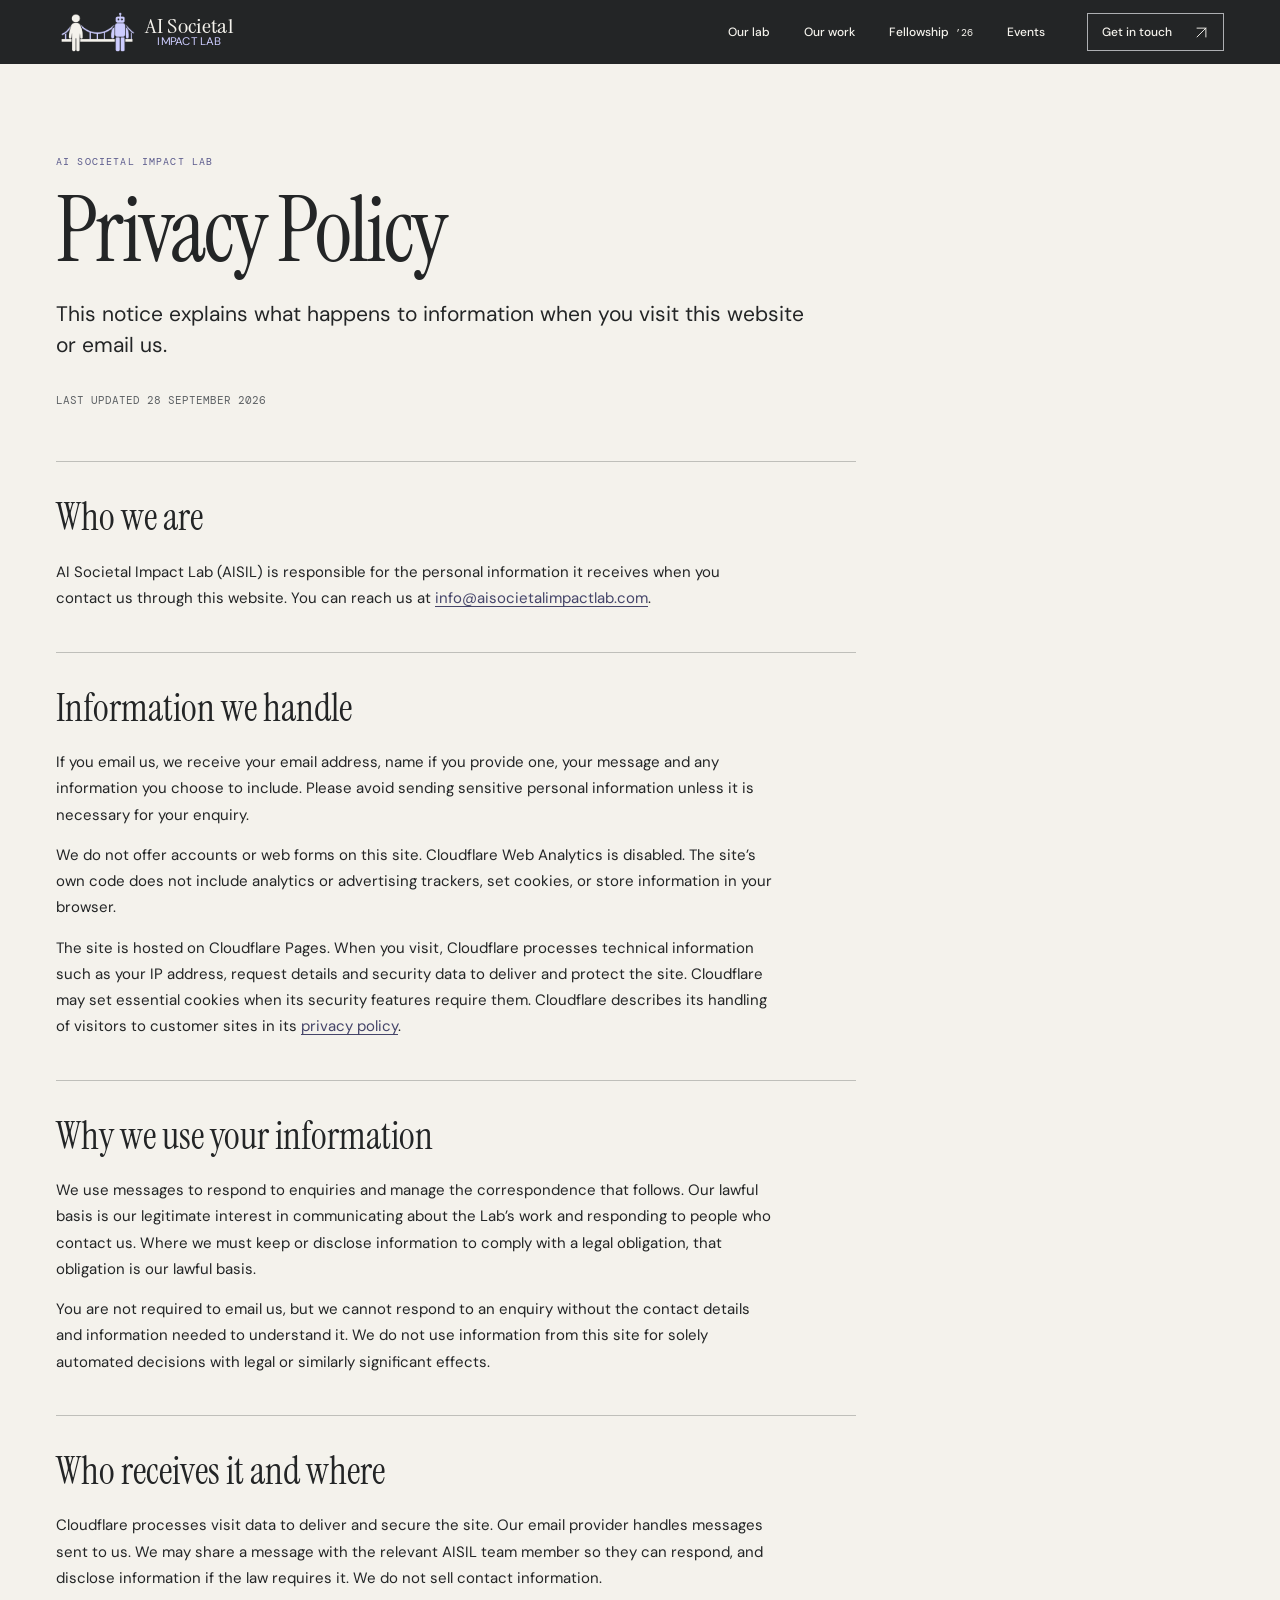
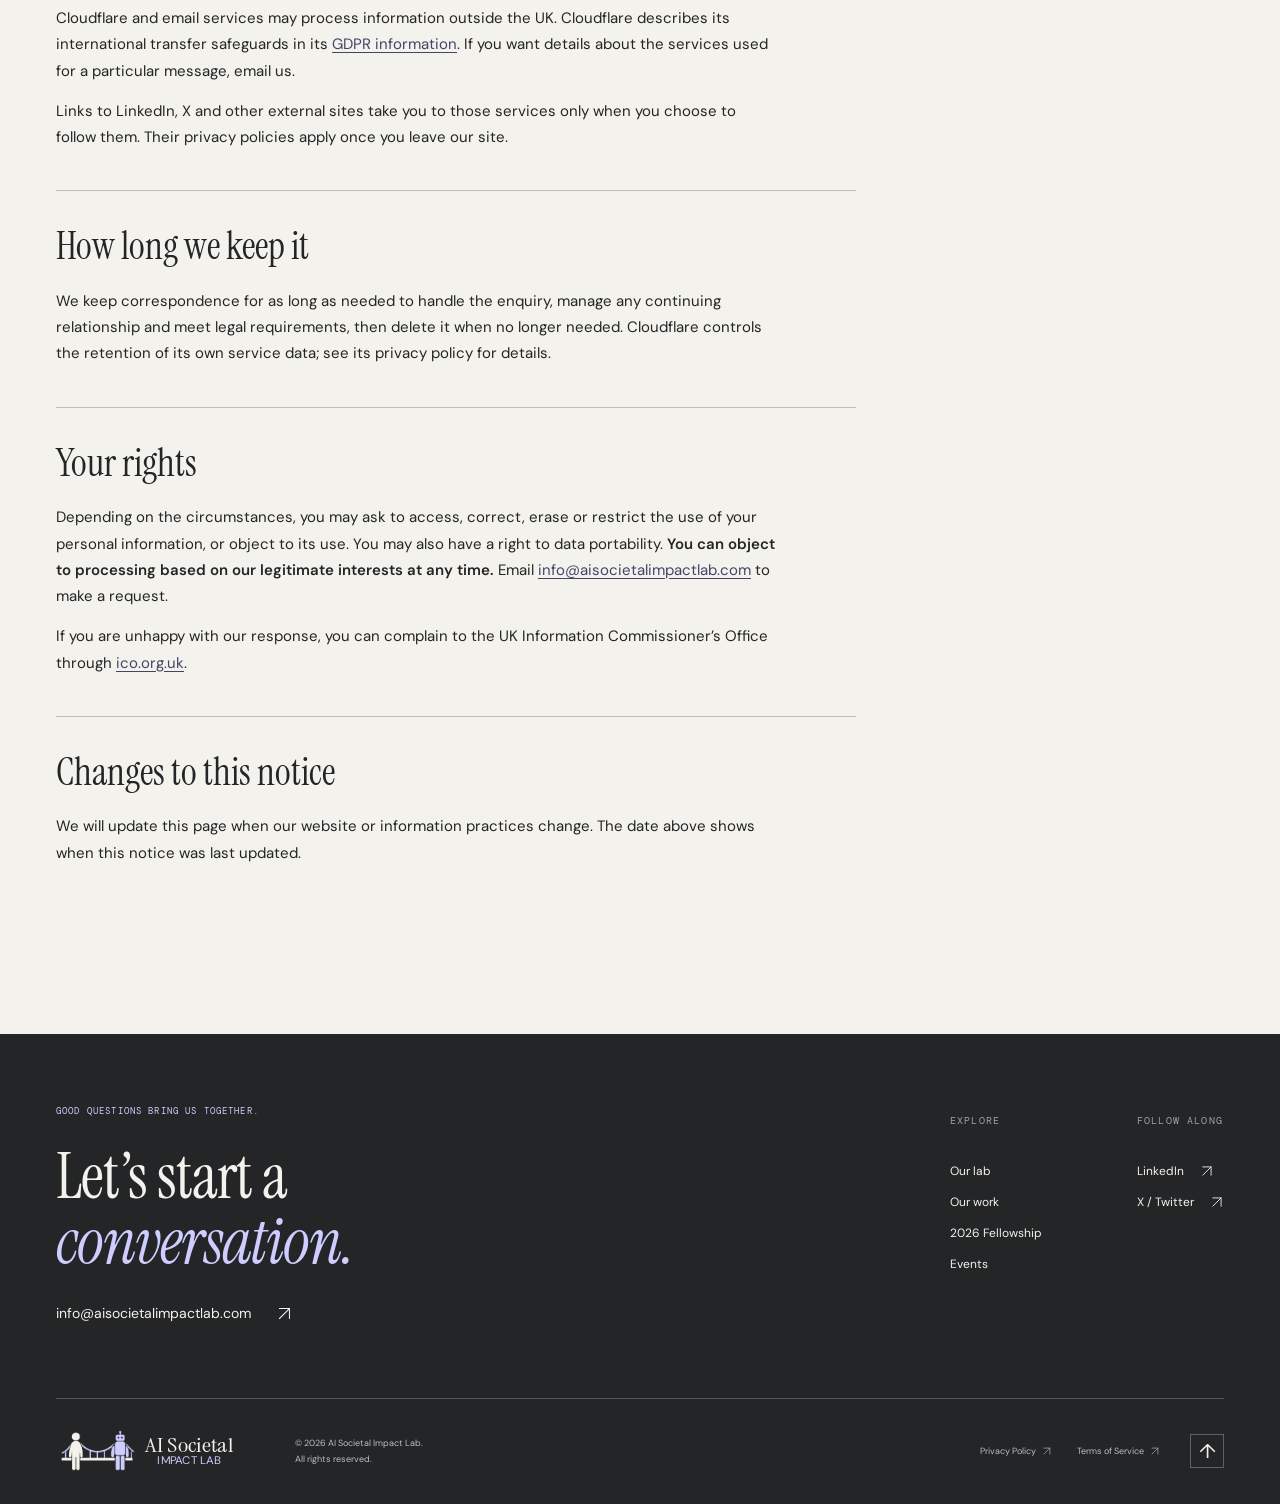
<file: privacy-policy/index.html>
<!doctype html>
<html lang="en" class="legal-page">
  <head>
    <meta charset="UTF-8" />
    <meta name="viewport" content="width=device-width, initial-scale=1" />
    <meta name="theme-color" content="#232526" />
    <title>Privacy Policy — AI Societal Impact Lab</title>
    <meta name="description" content="How AI Societal Impact Lab handles information when you visit our website or contact us." />
    <link rel="canonical" href="https://aisocietalimpactlab.com/privacy-policy/" />
    <meta property="og:title" content="Privacy Policy — AI Societal Impact Lab" />
    <meta property="og:description" content="How AI Societal Impact Lab handles information when you visit our website or contact us." />
    <meta property="og:type" content="website" />
    <meta property="og:url" content="https://aisocietalimpactlab.com/privacy-policy/" />
    <meta property="og:image" content="https://aisocietalimpactlab.com/assets/social-preview.jpg" />
    <meta name="twitter:card" content="summary_large_image" />
    <link rel="icon" href="../assets/favicon.png" type="image/png" />
    <link rel="stylesheet" href="../assets/styles.css?v=20260928-legal" />
    <script src="../assets/script.js" defer></script>
  </head>
  <body>
    <div id="top">
      <a href="#main" class="skip-link">Skip to content</a>
      <header class="site-header">
        <div class="container header-inner">
          <a class="brand" aria-label="AI Societal Impact Lab home" href="../index.html"
            ><img class="brand-mark" src="../assets/artwork/homepage/logo_dark.png" width="901" height="514" alt="" aria-hidden="true" />
            <span class="brand-wordmark"><span class="brand-name">AI Societal</span><span class="brand-subtitle">Impact Lab</span></span></a
          ><button class="menu-toggle" aria-expanded="false" aria-controls="main-navigation">
            <span>Menu</span><span class="menu-lines" aria-hidden="true"><i></i><i></i></span>
          </button>
          <nav id="main-navigation" aria-label="Main navigation" class="navigation">
            <a class="" href="../index.html">Our lab</a
            ><a class="" href="../ourwork/index.html">Our work</a
            ><a class="" href="../fellowship-autumn-2026/index.html"
              >Fellowship <span class="nav-year">’26</span></a
            ><a class="" href="../events/index.html">Events</a
            ><a class="header-contact" href="mailto:info@aisocietalimpactlab.com"
              >Get in touch
              <svg
                class="arrow"
                width="20"
                height="20"
                viewBox="0 0 24 24"
                fill="none"
                aria-hidden="true"
              >
                <path
                  d="M5 19 19 5M5 5h14v14"
                  stroke="currentColor"
                  stroke-width="1.5"
                  stroke-linecap="square"
                ></path></svg
            ></a>
          </nav>
        </div>
      </header>
      <main id="main" tabindex="-1">
        <article class="legal-content container">
          <div class="legal-intro">
            <span class="eyebrow">AI SOCIETAL IMPACT LAB</span>
            <h1>Privacy Policy</h1>
            <p class="legal-summary">This notice explains what happens to information when you visit this website or email us.</p>
            <p class="legal-updated">Last updated 28 September 2026</p>
          </div>
          <div class="legal-sections">
          <section aria-labelledby="who-we-are">
            <h2 id="who-we-are">Who we are</h2>
            <p>AI Societal Impact Lab (AISIL) is responsible for the personal information it receives when you contact us through this website. You can reach us at <a href="mailto:info@aisocietalimpactlab.com">info@aisocietalimpactlab.com</a>.</p>
          </section>
          <section aria-labelledby="information-we-handle">
            <h2 id="information-we-handle">Information we handle</h2>
            <p>If you email us, we receive your email address, name if you provide one, your message and any information you choose to include. Please avoid sending sensitive personal information unless it is necessary for your enquiry.</p>
            <p>We do not offer accounts or web forms on this site. Cloudflare Web Analytics is disabled. The site’s own code does not include analytics or advertising trackers, set cookies, or store information in your browser.</p>
            <p>The site is hosted on Cloudflare Pages. When you visit, Cloudflare processes technical information such as your IP address, request details and security data to deliver and protect the site. Cloudflare may set essential cookies when its security features require them. Cloudflare describes its handling of visitors to customer sites in its <a href="https://www.cloudflare.com/privacypolicy/">privacy policy</a>.</p>
          </section>
          <section aria-labelledby="why-we-use-it">
            <h2 id="why-we-use-it">Why we use your information</h2>
            <p>We use messages to respond to enquiries and manage the correspondence that follows. Our lawful basis is our legitimate interest in communicating about the Lab’s work and responding to people who contact us. Where we must keep or disclose information to comply with a legal obligation, that obligation is our lawful basis.</p>
            <p>You are not required to email us, but we cannot respond to an enquiry without the contact details and information needed to understand it. We do not use information from this site for solely automated decisions with legal or similarly significant effects.</p>
          </section>
          <section aria-labelledby="sharing-and-location">
            <h2 id="sharing-and-location">Who receives it and where</h2>
            <p>Cloudflare processes visit data to deliver and secure the site. Our email provider handles messages sent to us. We may share a message with the relevant AISIL team member so they can respond, and disclose information if the law requires it. We do not sell contact information.</p>
            <p>Cloudflare and email services may process information outside the UK. Cloudflare describes its international transfer safeguards in its <a href="https://www.cloudflare.com/trust-hub/gdpr/">GDPR information</a>. If you want details about the services used for a particular message, email us.</p>
            <p>Links to LinkedIn, X and other external sites take you to those services only when you choose to follow them. Their privacy policies apply once you leave our site.</p>
          </section>
          <section aria-labelledby="retention">
            <h2 id="retention">How long we keep it</h2>
            <p>We keep correspondence for as long as needed to handle the enquiry, manage any continuing relationship and meet legal requirements, then delete it when no longer needed. Cloudflare controls the retention of its own service data; see its privacy policy for details.</p>
          </section>
          <section aria-labelledby="rights">
            <h2 id="rights">Your rights</h2>
            <p>Depending on the circumstances, you may ask to access, correct, erase or restrict the use of your personal information, or object to its use. You may also have a right to data portability. <strong>You can object to processing based on our legitimate interests at any time.</strong> Email <a href="mailto:info@aisocietalimpactlab.com?subject=Privacy%20request">info@aisocietalimpactlab.com</a> to make a request.</p>
            <p>If you are unhappy with our response, you can complain to the UK Information Commissioner’s Office through <a href="https://ico.org.uk/make-a-complaint/">ico.org.uk</a>.</p>
          </section>
          <section aria-labelledby="changes">
            <h2 id="changes">Changes to this notice</h2>
            <p>We will update this page when our website or information practices change. The date above shows when this notice was last updated.</p>
          </section>
        
          </div>
        </article>
      </main>
      <footer class="site-footer">
        <div class="container">
          <div class="footer-top">
            <div>
              <span class="eyebrow">GOOD QUESTIONS BRING US TOGETHER.</span>
              <h2>Let’s start a<br /><em>conversation.</em></h2>
              <a href="mailto:info@aisocietalimpactlab.com" class="footer-email"
                >info@aisocietalimpactlab.com<svg
                  class="arrow"
                  width="20"
                  height="20"
                  viewBox="0 0 24 24"
                  fill="none"
                  aria-hidden="true"
                >
                  <path
                    d="M5 19 19 5M5 5h14v14"
                    stroke="currentColor"
                    stroke-width="1.5"
                    stroke-linecap="square"
                  ></path></svg
              ></a>
            </div>
            <div class="footer-links">
              <div>
                <span class="eyebrow">EXPLORE</span><a href="../index.html#about">Our lab</a
                ><a href="../ourwork/index.html">Our work</a
                ><a href="../fellowship-autumn-2026/index.html">2026 Fellowship</a
                ><a href="../events/index.html">Events</a>
              </div>
              <div>
                <span class="eyebrow">FOLLOW ALONG</span
                ><a
                  href="https://www.linkedin.com/company/ai-societal-impact-lab/"
                  target="_blank"
                  rel="noreferrer"
                  >LinkedIn
                  <svg
                    class="arrow"
                    width="20"
                    height="20"
                    viewBox="0 0 24 24"
                    fill="none"
                    aria-hidden="true"
                  >
                    <path
                      d="M5 19 19 5M5 5h14v14"
                      stroke="currentColor"
                      stroke-width="1.5"
                      stroke-linecap="square"
                    ></path></svg></a
                ><a href="https://x.com/AISocietalab" target="_blank" rel="noreferrer"
                  >X / Twitter
                  <svg
                    class="arrow"
                    width="20"
                    height="20"
                    viewBox="0 0 24 24"
                    fill="none"
                    aria-hidden="true"
                  >
                    <path
                      d="M5 19 19 5M5 5h14v14"
                      stroke="currentColor"
                      stroke-width="1.5"
                      stroke-linecap="square"
                    ></path></svg
                ></a>
              </div>
            </div>
          </div>
          <div class="footer-bottom">
            <a
              class="brand brand-footer"
              aria-label="AI Societal Impact Lab home"
              href="../index.html"
              ><img class="brand-mark" src="../assets/artwork/homepage/logo_dark.png" width="901" height="514" alt="" aria-hidden="true" />
            <span class="brand-wordmark"><span class="brand-name">AI Societal</span><span class="brand-subtitle">Impact Lab</span></span></a
            ><span>© 2026 AI Societal Impact Lab.<br />All rights reserved.</span>
            <div class="legal-links">
              <a
                href="../privacy-policy/index.html"
                >Privacy Policy
                <svg
                  class="arrow"
                  width="20"
                  height="20"
                  viewBox="0 0 24 24"
                  fill="none"
                  aria-hidden="true"
                >
                  <path
                    d="M5 19 19 5M5 5h14v14"
                    stroke="currentColor"
                    stroke-width="1.5"
                    stroke-linecap="square"
                  ></path></svg></a
              ><a
                href="../terms-of-service/index.html"
                >Terms of Service
                <svg
                  class="arrow"
                  width="20"
                  height="20"
                  viewBox="0 0 24 24"
                  fill="none"
                  aria-hidden="true"
                >
                  <path
                    d="M5 19 19 5M5 5h14v14"
                    stroke="currentColor"
                    stroke-width="1.5"
                    stroke-linecap="square"
                  ></path></svg
              ></a>
            </div>
            <a href="#top" class="back-top" aria-label="Back to top">↑</a>
          </div>
        </div>
      </footer>
    </div>
  </body>
</html>
</file>
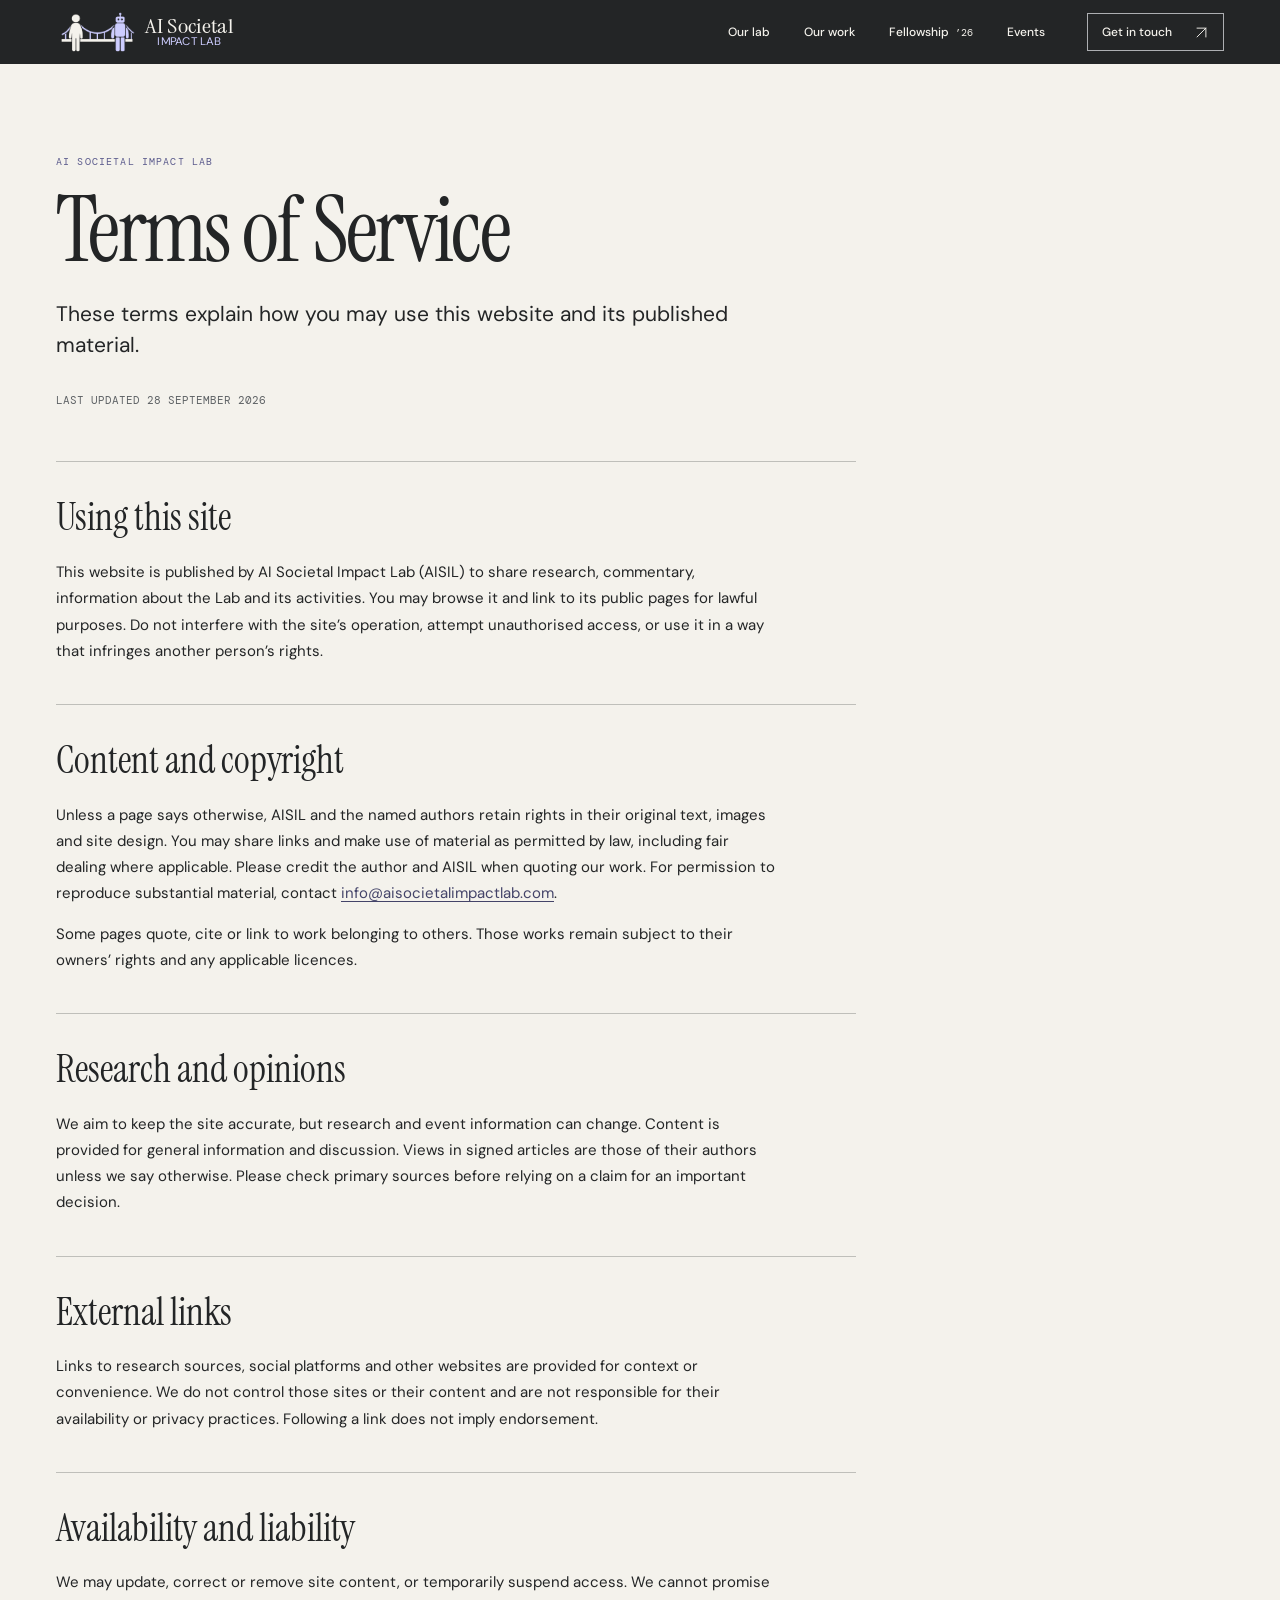
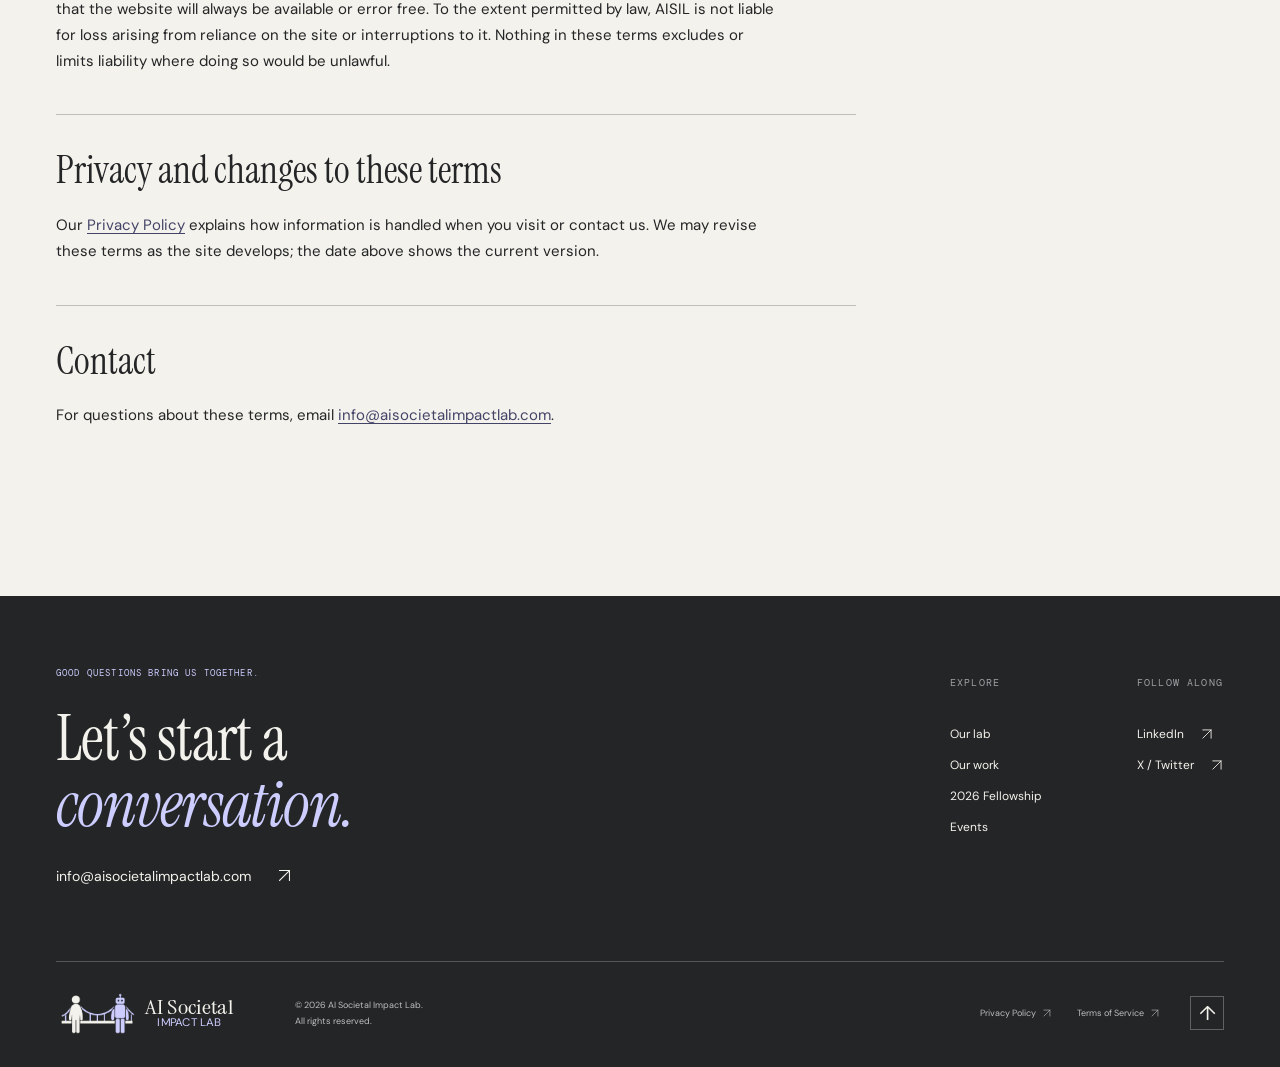
<file: terms-of-service/index.html>
<!doctype html>
<html lang="en" class="legal-page">
  <head>
    <meta charset="UTF-8" />
    <meta name="viewport" content="width=device-width, initial-scale=1" />
    <meta name="theme-color" content="#232526" />
    <title>Terms of Service — AI Societal Impact Lab</title>
    <meta name="description" content="Terms for using the AI Societal Impact Lab website and its published content." />
    <link rel="canonical" href="https://aisocietalimpactlab.com/terms-of-service/" />
    <meta property="og:title" content="Terms of Service — AI Societal Impact Lab" />
    <meta property="og:description" content="Terms for using the AI Societal Impact Lab website and its published content." />
    <meta property="og:type" content="website" />
    <meta property="og:url" content="https://aisocietalimpactlab.com/terms-of-service/" />
    <meta property="og:image" content="https://aisocietalimpactlab.com/assets/social-preview.jpg" />
    <meta name="twitter:card" content="summary_large_image" />
    <link rel="icon" href="../assets/favicon.png" type="image/png" />
    <link rel="stylesheet" href="../assets/styles.css?v=20260928-legal" />
    <script src="../assets/script.js" defer></script>
  </head>
  <body>
    <div id="top">
      <a href="#main" class="skip-link">Skip to content</a>
      <header class="site-header">
        <div class="container header-inner">
          <a class="brand" aria-label="AI Societal Impact Lab home" href="../index.html"
            ><img class="brand-mark" src="../assets/artwork/homepage/logo_dark.png" width="901" height="514" alt="" aria-hidden="true" />
            <span class="brand-wordmark"><span class="brand-name">AI Societal</span><span class="brand-subtitle">Impact Lab</span></span></a
          ><button class="menu-toggle" aria-expanded="false" aria-controls="main-navigation">
            <span>Menu</span><span class="menu-lines" aria-hidden="true"><i></i><i></i></span>
          </button>
          <nav id="main-navigation" aria-label="Main navigation" class="navigation">
            <a class="" href="../index.html">Our lab</a
            ><a class="" href="../ourwork/index.html">Our work</a
            ><a class="" href="../fellowship-autumn-2026/index.html"
              >Fellowship <span class="nav-year">’26</span></a
            ><a class="" href="../events/index.html">Events</a
            ><a class="header-contact" href="mailto:info@aisocietalimpactlab.com"
              >Get in touch
              <svg
                class="arrow"
                width="20"
                height="20"
                viewBox="0 0 24 24"
                fill="none"
                aria-hidden="true"
              >
                <path
                  d="M5 19 19 5M5 5h14v14"
                  stroke="currentColor"
                  stroke-width="1.5"
                  stroke-linecap="square"
                ></path></svg
            ></a>
          </nav>
        </div>
      </header>
      <main id="main" tabindex="-1">
        <article class="legal-content container">
          <div class="legal-intro">
            <span class="eyebrow">AI SOCIETAL IMPACT LAB</span>
            <h1>Terms of Service</h1>
            <p class="legal-summary">These terms explain how you may use this website and its published material.</p>
            <p class="legal-updated">Last updated 28 September 2026</p>
          </div>
          <div class="legal-sections">
          <section aria-labelledby="using-site">
            <h2 id="using-site">Using this site</h2>
            <p>This website is published by AI Societal Impact Lab (AISIL) to share research, commentary, information about the Lab and its activities. You may browse it and link to its public pages for lawful purposes. Do not interfere with the site’s operation, attempt unauthorised access, or use it in a way that infringes another person’s rights.</p>
          </section>
          <section aria-labelledby="content-rights">
            <h2 id="content-rights">Content and copyright</h2>
            <p>Unless a page says otherwise, AISIL and the named authors retain rights in their original text, images and site design. You may share links and make use of material as permitted by law, including fair dealing where applicable. Please credit the author and AISIL when quoting our work. For permission to reproduce substantial material, contact <a href="mailto:info@aisocietalimpactlab.com?subject=Content%20permission">info@aisocietalimpactlab.com</a>.</p>
            <p>Some pages quote, cite or link to work belonging to others. Those works remain subject to their owners’ rights and any applicable licences.</p>
          </section>
          <section aria-labelledby="information">
            <h2 id="information">Research and opinions</h2>
            <p>We aim to keep the site accurate, but research and event information can change. Content is provided for general information and discussion. Views in signed articles are those of their authors unless we say otherwise. Please check primary sources before relying on a claim for an important decision.</p>
          </section>
          <section aria-labelledby="external-links">
            <h2 id="external-links">External links</h2>
            <p>Links to research sources, social platforms and other websites are provided for context or convenience. We do not control those sites or their content and are not responsible for their availability or privacy practices. Following a link does not imply endorsement.</p>
          </section>
          <section aria-labelledby="availability-liability">
            <h2 id="availability-liability">Availability and liability</h2>
            <p>We may update, correct or remove site content, or temporarily suspend access. We cannot promise that the website will always be available or error free. To the extent permitted by law, AISIL is not liable for loss arising from reliance on the site or interruptions to it. Nothing in these terms excludes or limits liability where doing so would be unlawful.</p>
          </section>
          <section aria-labelledby="privacy-and-changes">
            <h2 id="privacy-and-changes">Privacy and changes to these terms</h2>
            <p>Our <a href="../privacy-policy/index.html">Privacy Policy</a> explains how information is handled when you visit or contact us. We may revise these terms as the site develops; the date above shows the current version.</p>
          </section>
          <section aria-labelledby="contact">
            <h2 id="contact">Contact</h2>
            <p>For questions about these terms, email <a href="mailto:info@aisocietalimpactlab.com?subject=Website%20terms">info@aisocietalimpactlab.com</a>.</p>
          </section>
        
          </div>
        </article>
      </main>
      <footer class="site-footer">
        <div class="container">
          <div class="footer-top">
            <div>
              <span class="eyebrow">GOOD QUESTIONS BRING US TOGETHER.</span>
              <h2>Let’s start a<br /><em>conversation.</em></h2>
              <a href="mailto:info@aisocietalimpactlab.com" class="footer-email"
                >info@aisocietalimpactlab.com<svg
                  class="arrow"
                  width="20"
                  height="20"
                  viewBox="0 0 24 24"
                  fill="none"
                  aria-hidden="true"
                >
                  <path
                    d="M5 19 19 5M5 5h14v14"
                    stroke="currentColor"
                    stroke-width="1.5"
                    stroke-linecap="square"
                  ></path></svg
              ></a>
            </div>
            <div class="footer-links">
              <div>
                <span class="eyebrow">EXPLORE</span><a href="../index.html#about">Our lab</a
                ><a href="../ourwork/index.html">Our work</a
                ><a href="../fellowship-autumn-2026/index.html">2026 Fellowship</a
                ><a href="../events/index.html">Events</a>
              </div>
              <div>
                <span class="eyebrow">FOLLOW ALONG</span
                ><a
                  href="https://www.linkedin.com/company/ai-societal-impact-lab/"
                  target="_blank"
                  rel="noreferrer"
                  >LinkedIn
                  <svg
                    class="arrow"
                    width="20"
                    height="20"
                    viewBox="0 0 24 24"
                    fill="none"
                    aria-hidden="true"
                  >
                    <path
                      d="M5 19 19 5M5 5h14v14"
                      stroke="currentColor"
                      stroke-width="1.5"
                      stroke-linecap="square"
                    ></path></svg></a
                ><a href="https://x.com/AISocietalab" target="_blank" rel="noreferrer"
                  >X / Twitter
                  <svg
                    class="arrow"
                    width="20"
                    height="20"
                    viewBox="0 0 24 24"
                    fill="none"
                    aria-hidden="true"
                  >
                    <path
                      d="M5 19 19 5M5 5h14v14"
                      stroke="currentColor"
                      stroke-width="1.5"
                      stroke-linecap="square"
                    ></path></svg
                ></a>
              </div>
            </div>
          </div>
          <div class="footer-bottom">
            <a
              class="brand brand-footer"
              aria-label="AI Societal Impact Lab home"
              href="../index.html"
              ><img class="brand-mark" src="../assets/artwork/homepage/logo_dark.png" width="901" height="514" alt="" aria-hidden="true" />
            <span class="brand-wordmark"><span class="brand-name">AI Societal</span><span class="brand-subtitle">Impact Lab</span></span></a
            ><span>© 2026 AI Societal Impact Lab.<br />All rights reserved.</span>
            <div class="legal-links">
              <a
                href="../privacy-policy/index.html"
                >Privacy Policy
                <svg
                  class="arrow"
                  width="20"
                  height="20"
                  viewBox="0 0 24 24"
                  fill="none"
                  aria-hidden="true"
                >
                  <path
                    d="M5 19 19 5M5 5h14v14"
                    stroke="currentColor"
                    stroke-width="1.5"
                    stroke-linecap="square"
                  ></path></svg></a
              ><a
                href="../terms-of-service/index.html"
                >Terms of Service
                <svg
                  class="arrow"
                  width="20"
                  height="20"
                  viewBox="0 0 24 24"
                  fill="none"
                  aria-hidden="true"
                >
                  <path
                    d="M5 19 19 5M5 5h14v14"
                    stroke="currentColor"
                    stroke-width="1.5"
                    stroke-linecap="square"
                  ></path></svg
              ></a>
            </div>
            <a href="#top" class="back-top" aria-label="Back to top">↑</a>
          </div>
        </div>
      </footer>
    </div>
  </body>
</html>
</file>
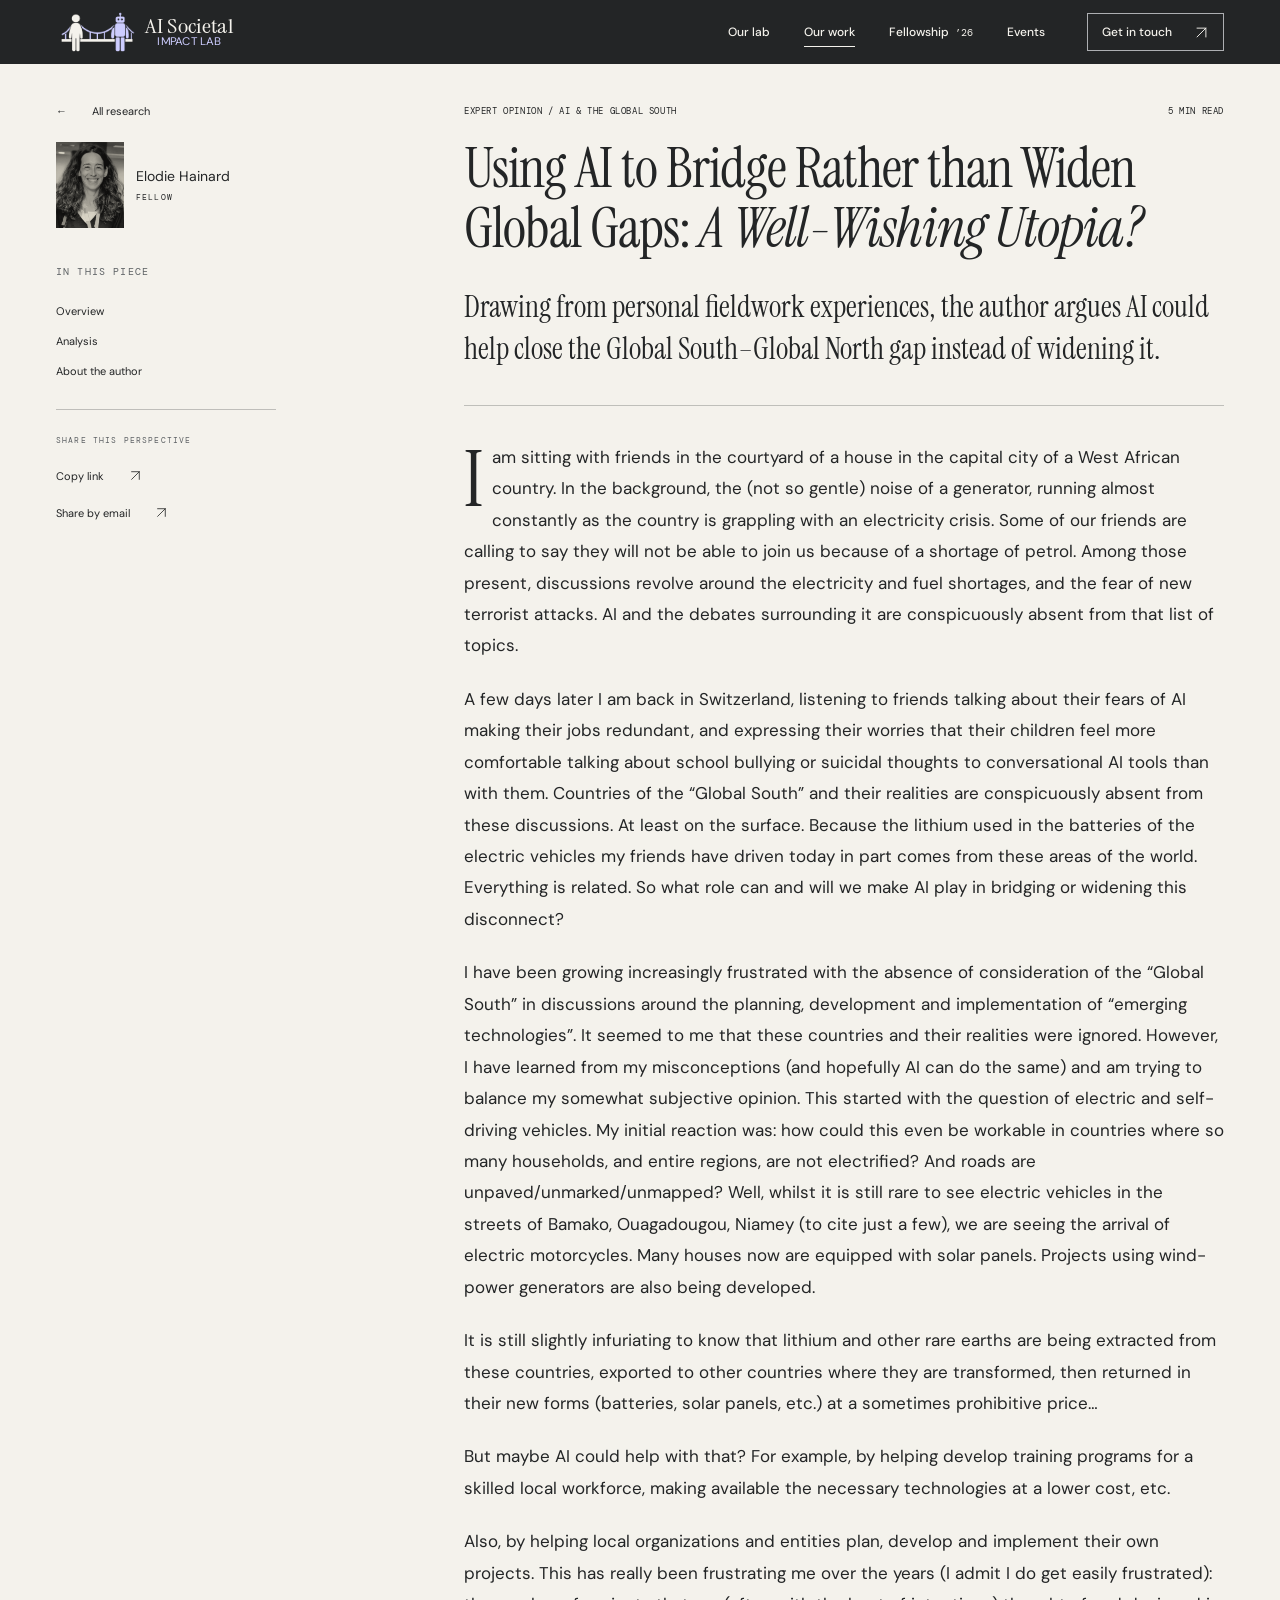
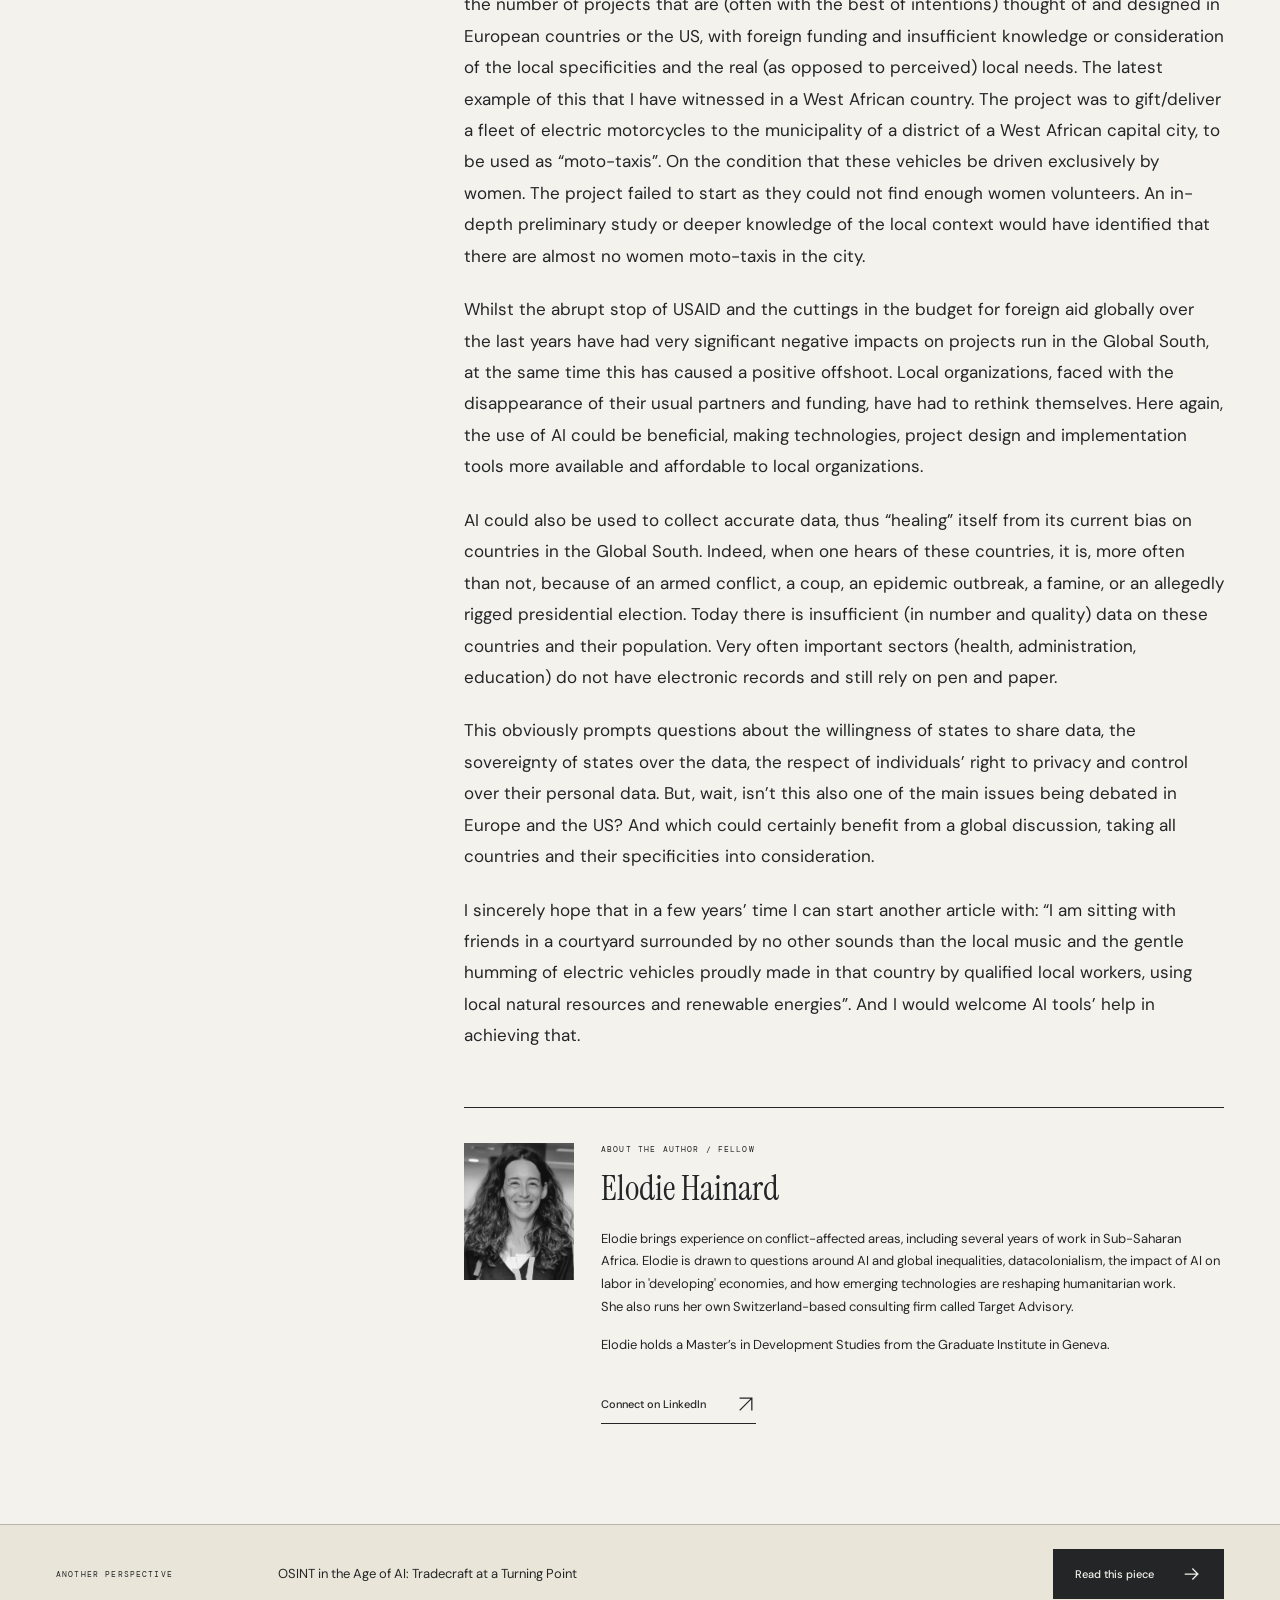
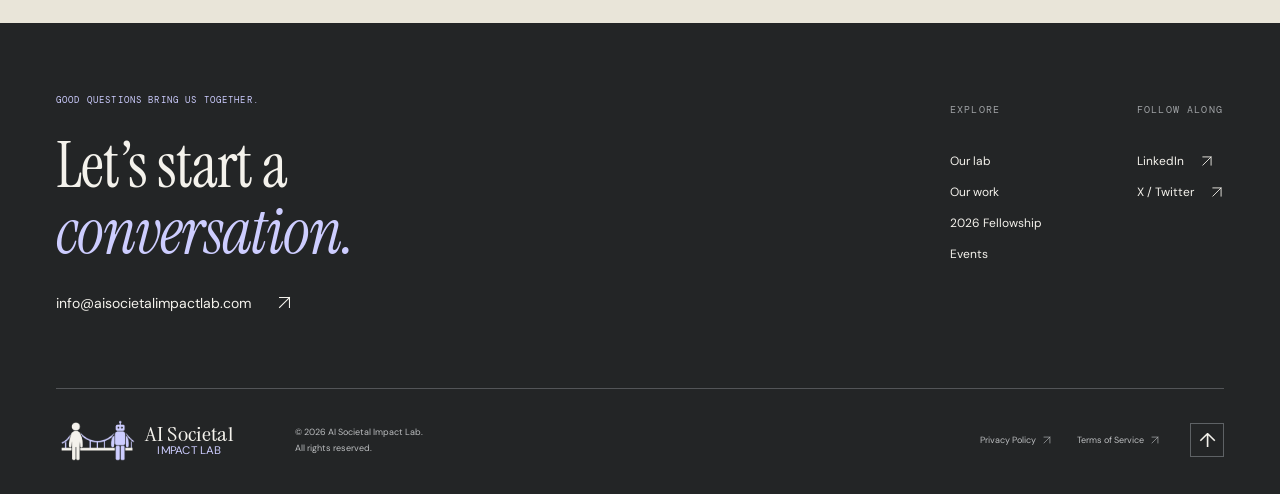
<file: ourwork/ai-global-south-north-gap/index.html>
<!doctype html>
<html lang="en" class="article-page">
  <head>
    <meta charset="UTF-8" />
    <meta name="viewport" content="width=device-width, initial-scale=1" />
    <meta name="theme-color" content="#232526" />
    <title>
      Using AI to Bridge Rather than Widen Global Gaps: A Well-Wishing Utopia? — AI Societal Impact
      Lab
    </title>
    <meta
      name="description"
      content="Drawing from personal fieldwork experiences, the author argues AI could help close the Global South–Global North gap instead of widening it."
    />
    <link
      rel="canonical"
      href="https://aisocietalimpactlab.com/ourwork/ai-global-south-north-gap/"
    />
    <meta
      property="og:title"
      content="Using AI to Bridge Rather than Widen Global Gaps: A Well-Wishing Utopia? — AI Societal Impact Lab"
    />
    <meta
      property="og:description"
      content="Drawing from personal fieldwork experiences, the author argues AI could help close the Global South–Global North gap instead of widening it."
    />
    <meta property="og:type" content="article" />
    <meta
      property="og:url"
      content="https://aisocietalimpactlab.com/ourwork/ai-global-south-north-gap/"
    />
    <meta
      property="og:image"
      content="https://aisocietalimpactlab.com/assets/social-preview.jpg"
    />
    <meta property="og:image:width" content="1200" />
    <meta property="og:image:height" content="630" />
    <meta
      property="og:image:alt"
      content="AI Societal Impact Lab — Bridging technology and society"
    />
    <meta name="twitter:card" content="summary_large_image" />
    <link rel="icon" href="../../assets/favicon.png" type="image/png" />
    <link rel="stylesheet" href="../../assets/styles.css?v=20260924-banner-type" />
    <script src="../../assets/script.js" defer></script>
  </head>
  <body>
    <div id="top">
      <a href="#main" class="skip-link">Skip to content</a>
      <header class="site-header">
        <div class="container header-inner">
          <a class="brand" aria-label="AI Societal Impact Lab home" href="../../index.html"
            ><img class="brand-mark" src="../../assets/artwork/homepage/logo_dark.png" width="901" height="514" alt="" aria-hidden="true" />
            <span class="brand-wordmark"><span class="brand-name">AI Societal</span><span class="brand-subtitle">Impact Lab</span></span></a
          ><button class="menu-toggle" aria-expanded="false" aria-controls="main-navigation">
            <span>Menu</span><span class="menu-lines" aria-hidden="true"><i></i><i></i></span>
          </button>
          <nav id="main-navigation" aria-label="Main navigation" class="navigation">
            <a class="" href="../../index.html">Our lab</a
            ><a aria-current="page" class="active" href="../index.html">Our work</a
            ><a class="" href="../../fellowship-autumn-2026/index.html"
              >Fellowship <span class="nav-year">’26</span></a
            ><a class="" href="../../events/index.html">Events</a
            ><a class="header-contact" href="mailto:info@aisocietalimpactlab.com"
              >Get in touch
              <svg
                class="arrow"
                width="20"
                height="20"
                viewBox="0 0 24 24"
                fill="none"
                aria-hidden="true"
              >
                <path
                  d="M5 19 19 5M5 5h14v14"
                  stroke="currentColor"
                  stroke-width="1.5"
                  stroke-linecap="square"
                ></path></svg
            ></a>
          </nav>
        </div>
      </header>
      <main id="main" tabindex="-1">
        <section class="article-reading section-space">
          <div class="container reading-layout">
            <aside class="reading-sidebar">
<a class="back-link" href="../index.html"
              ><span aria-hidden="true">←</span> All research</a
            >
<div class="article-header-author">
              <div class="sidebar-portrait"><img src="../../assets/images/elodie-hainard.webp" alt="" width="48" height="48" /></div>
              <div><span>Elodie Hainard</span><span class="eyebrow">Fellow</span></div>
            </div>
              <span class="eyebrow">IN THIS PIECE</span><a href="#overview">Overview</a
              ><a href="#analysis">Analysis</a><a href="#author">About the author</a>
              <div class="share-controls">
                <span class="eyebrow">SHARE THIS PERSPECTIVE</span
                ><button data-copy-link="" data-enhancement="" hidden="">
                  Copy link<svg
                    class="arrow"
                    width="20"
                    height="20"
                    viewBox="0 0 24 24"
                    fill="none"
                    aria-hidden="true"
                  >
                    <path
                      d="M5 19 19 5M5 5h14v14"
                      stroke="currentColor"
                      stroke-width="1.5"
                      stroke-linecap="square"
                    ></path>
                  </svg></button
                ><span class="sr-only" role="status"></span
                ><a
                  href="mailto:?subject=Using%20AI%20to%20Bridge%20Rather%20than%20Widen%20Global%20Gaps%3A%20A%20Well-Wishing%20Utopia%3F&amp;body=https%3A%2F%2Faisocietalimpactlab.com%2Fourwork%2Fai-global-south-north-gap%2F"
                  >Share by email
                  <svg
                    class="arrow"
                    width="20"
                    height="20"
                    viewBox="0 0 24 24"
                    fill="none"
                    aria-hidden="true"
                  >
                    <path
                      d="M5 19 19 5M5 5h14v14"
                      stroke="currentColor"
                      stroke-width="1.5"
                      stroke-linecap="square"
                    ></path></svg></a
                ><label class="copy-fallback" hidden=""
                  ><span class="sr-only">Article link</span
                  ><input type="text" readonly="" aria-label="Article link"
                /></label>
              </div>
            </aside>
            <article class="article-body">
              <header class="article-heading">
<div class="article-meta">
              <span>Expert opinion / AI &amp; the Global South</span><span>5 MIN READ</span>
            </div>
                <h1>Using AI to Bridge Rather than Widen Global Gaps: <em>A Well-Wishing Utopia?</em></h1>
              </header>
              <p class="article-standfirst" id="overview">
                Drawing from personal fieldwork experiences, the author argues AI could help close
                the Global South–Global North gap instead of widening it.
              </p>
              <div class="prose article-prose" id="analysis">
                <p>
                  I am sitting with friends in the courtyard of a house in the capital city of a
                  West African country. In the background, the (not so gentle) noise of a generator,
                  running almost constantly as the country is grappling with an electricity crisis.
                  Some of our friends are calling to say they will not be able to join us because of
                  a shortage of petrol. Among those present, discussions revolve around the
                  electricity and fuel shortages, and the fear of new terrorist attacks. AI and the
                  debates surrounding it are conspicuously absent from that list of topics.&nbsp;
                </p>

                <p>
                  A few days later I am back in Switzerland, listening to friends talking about
                  their fears of AI making their jobs redundant, and expressing their worries that
                  their children feel more comfortable talking about school bullying or suicidal
                  thoughts to conversational AI tools than with them. Countries of the “Global
                  South” and their realities are conspicuously absent from these discussions. At
                  least on the surface. Because the lithium used in the batteries of the electric
                  vehicles my friends have driven today in part comes from these areas of the world.
                  Everything is related. So what role can and will we make AI play in bridging or
                  widening this disconnect?
                </p>

                <p>
                  I have been growing increasingly frustrated with the absence of consideration of
                  the “Global South” in discussions around the planning, development and
                  implementation of “emerging technologies”. It seemed to me that these countries
                  and their realities were ignored. However, I have learned from my misconceptions
                  (and hopefully AI can do the same) and am trying to balance my somewhat subjective
                  opinion. This started with the question of electric and self-driving vehicles. My
                  initial reaction was: how could this even be workable in countries where so many
                  households, and entire regions, are not electrified? And roads are
                  unpaved/unmarked/unmapped? Well, whilst it is still rare to see electric vehicles
                  in the streets of Bamako, Ouagadougou, Niamey (to cite just a few), we are seeing
                  the arrival of electric motorcycles. Many houses now are equipped with solar
                  panels. Projects using wind-power generators are also being developed.&nbsp;
                </p>

                <p>
                  It is still slightly infuriating to know that lithium and other rare earths are
                  being extracted from these countries, exported to other countries where they are
                  transformed, then returned in their new forms (batteries, solar panels, etc.) at a
                  sometimes prohibitive price…
                </p>

                <p>
                  But maybe AI could help with that? For example, by helping develop training
                  programs for a skilled local workforce, making available the necessary
                  technologies at a lower cost, etc.
                </p>

                <p>
                  Also, by helping local organizations and entities plan, develop and implement
                  their own projects. This has really been frustrating me over the years (I admit I
                  do get easily frustrated): the number of projects that are (often with the best of
                  intentions) thought of and designed in European countries or the US, with foreign
                  funding and insufficient knowledge or consideration of the local specificities and
                  the real (as opposed to perceived) local needs. The latest example of this that I
                  have witnessed in a West African country. The project was to gift/deliver a fleet
                  of electric motorcycles to the municipality of a district of a West African
                  capital city, to be used as “moto-taxis”. On the condition that these vehicles be
                  driven exclusively by women. The project failed to start as they could not find
                  enough women volunteers. An in-depth preliminary study or deeper knowledge of the
                  local context would have identified that there are almost no women moto-taxis in
                  the city.&nbsp;
                </p>

                <p>
                  Whilst the abrupt stop of USAID and the cuttings in the budget for foreign aid
                  globally over the last years have had very significant negative impacts on
                  projects run in the Global South, at the same time this has caused a positive
                  offshoot. Local organizations, faced with the disappearance of their usual
                  partners and funding, have had to rethink themselves. Here again, the use of AI
                  could be beneficial, making technologies, project design and implementation tools
                  more available and affordable to local organizations.
                </p>

                <p>
                  AI could also be used to collect accurate data, thus “healing” itself from its
                  current bias on countries in the Global South. Indeed, when one hears of these
                  countries, it is, more often than not, because of an armed conflict, a coup, an
                  epidemic outbreak, a famine, or an allegedly rigged presidential election. Today
                  there is insufficient (in number and quality) data on these countries and their
                  population. Very often important sectors (health, administration, education) do
                  not have electronic records and still rely on pen and paper.&nbsp;
                </p>

                <p>
                  This obviously prompts questions about the willingness of states to share data,
                  the sovereignty of states over the data, the respect of individuals’ right to
                  privacy and control over their personal data. But, wait, isn’t this also one of
                  the main issues being debated in Europe and the US? And which could certainly
                  benefit from a global discussion, taking all countries and their specificities
                  into consideration.
                </p>

                <p>
                  I sincerely hope that in a few years’ time I can start another article with: “I am
                  sitting with friends in a courtyard surrounded by no other sounds than the local
                  music and the gentle humming of electric vehicles proudly made in that country by
                  qualified local workers, using local natural resources and renewable energies”.
                  And I would welcome AI tools’ help in achieving that.&nbsp;
                </p>
              </div>
              <section class="author-bio" id="author">
                <img
                  src="../../assets/images/elodie-hainard.webp"
                  alt="Elodie Hainard"
                  loading="lazy"
                />
                <div>
                  <span class="eyebrow">ABOUT THE AUTHOR / Fellow</span>
                  <h2>Elodie Hainard</h2>
                  <div class="prose">
                    <p>
                      Elodie brings experience on conflict-affected areas, including several years
                      of work in Sub-Saharan Africa.&nbsp;Elodie is drawn to questions around AI and
                      global inequalities, datacolonialism, the impact of AI on labor in
                      'developing' economies, and how emerging technologies are reshaping
                      humanitarian work. She&nbsp;also runs her own Switzerland-based consulting
                      firm called Target Advisory.&nbsp;
                    </p>

                    <p>
                      Elodie holds a Master’s in Development Studies from the Graduate Institute in
                      Geneva. &nbsp;
                    </p>
                  </div>
                  <a
                    class="text-link"
                    href="https://www.linkedin.com/in/elodie-hainard-0a3a37260/"
                    target="_blank"
                    rel="noreferrer"
                    >Connect on LinkedIn
                    <svg
                      class="arrow"
                      width="20"
                      height="20"
                      viewBox="0 0 24 24"
                      fill="none"
                      aria-hidden="true"
                    >
                      <path
                        d="M5 19 19 5M5 5h14v14"
                        stroke="currentColor"
                        stroke-width="1.5"
                        stroke-linecap="square"
                      ></path></svg
                  ></a>
                </div>
              </section>
            </article>
          </div>
        </section>
        <section class="next-article">
          <div class="container">
            <span class="eyebrow">ANOTHER PERSPECTIVE</span>
            <h2><a href="../osint-ai-tradecraft-turning-point/index.html">OSINT in the Age of AI: Tradecraft at a Turning Point</a></h2>
            <a class="button next-article-cta" href="../osint-ai-tradecraft-turning-point/index.html">Read this piece<svg class="arrow" width="20" height="20" viewBox="0 0 24 24" fill="none" aria-hidden="true"><path d="M4 12h15m-6-6 6 6-6 6" stroke="currentColor" stroke-width="1.5" stroke-linecap="square"></path></svg></a>
          </div>
        </section>
      </main>
      <footer class="site-footer">
        <div class="container">
          <div class="footer-top">
            <div>
              <span class="eyebrow">GOOD QUESTIONS BRING US TOGETHER.</span>
              <h2>Let’s start a<br /><em>conversation.</em></h2>
              <a href="mailto:info@aisocietalimpactlab.com" class="footer-email"
                >info@aisocietalimpactlab.com<svg
                  class="arrow"
                  width="20"
                  height="20"
                  viewBox="0 0 24 24"
                  fill="none"
                  aria-hidden="true"
                >
                  <path
                    d="M5 19 19 5M5 5h14v14"
                    stroke="currentColor"
                    stroke-width="1.5"
                    stroke-linecap="square"
                  ></path></svg
              ></a>
            </div>
            <div class="footer-links">
              <div>
                <span class="eyebrow">EXPLORE</span><a href="../../index.html#about">Our lab</a
                ><a href="../index.html">Our work</a
                ><a href="../../fellowship-autumn-2026/index.html">2026 Fellowship</a
                ><a href="../../events/index.html">Events</a>
              </div>
              <div>
                <span class="eyebrow">FOLLOW ALONG</span
                ><a
                  href="https://www.linkedin.com/company/ai-societal-impact-lab/"
                  target="_blank"
                  rel="noreferrer"
                  >LinkedIn
                  <svg
                    class="arrow"
                    width="20"
                    height="20"
                    viewBox="0 0 24 24"
                    fill="none"
                    aria-hidden="true"
                  >
                    <path
                      d="M5 19 19 5M5 5h14v14"
                      stroke="currentColor"
                      stroke-width="1.5"
                      stroke-linecap="square"
                    ></path></svg></a
                ><a href="https://x.com/AISocietalab" target="_blank" rel="noreferrer"
                  >X / Twitter
                  <svg
                    class="arrow"
                    width="20"
                    height="20"
                    viewBox="0 0 24 24"
                    fill="none"
                    aria-hidden="true"
                  >
                    <path
                      d="M5 19 19 5M5 5h14v14"
                      stroke="currentColor"
                      stroke-width="1.5"
                      stroke-linecap="square"
                    ></path></svg
                ></a>
              </div>
            </div>
          </div>
          <div class="footer-bottom">
            <a
              class="brand brand-footer"
              aria-label="AI Societal Impact Lab home"
              href="../../index.html"
              ><img class="brand-mark" src="../../assets/artwork/homepage/logo_dark.png" width="901" height="514" alt="" aria-hidden="true" />
            <span class="brand-wordmark"><span class="brand-name">AI Societal</span><span class="brand-subtitle">Impact Lab</span></span></a
            ><span>© 2026 AI Societal Impact Lab.<br />All rights reserved.</span>
            <div class="legal-links">
              <a
                href="../../privacy-policy/index.html"
                >Privacy Policy
                <svg
                  class="arrow"
                  width="20"
                  height="20"
                  viewBox="0 0 24 24"
                  fill="none"
                  aria-hidden="true"
                >
                  <path
                    d="M5 19 19 5M5 5h14v14"
                    stroke="currentColor"
                    stroke-width="1.5"
                    stroke-linecap="square"
                  ></path></svg></a
              ><a
                href="../../terms-of-service/index.html"
                >Terms of Service
                <svg
                  class="arrow"
                  width="20"
                  height="20"
                  viewBox="0 0 24 24"
                  fill="none"
                  aria-hidden="true"
                >
                  <path
                    d="M5 19 19 5M5 5h14v14"
                    stroke="currentColor"
                    stroke-width="1.5"
                    stroke-linecap="square"
                  ></path></svg
              ></a>
            </div>
            <a href="#top" class="back-top" aria-label="Back to top">↑</a>
          </div>
        </div>
      </footer>
    </div>
  </body>
</html>
</file>
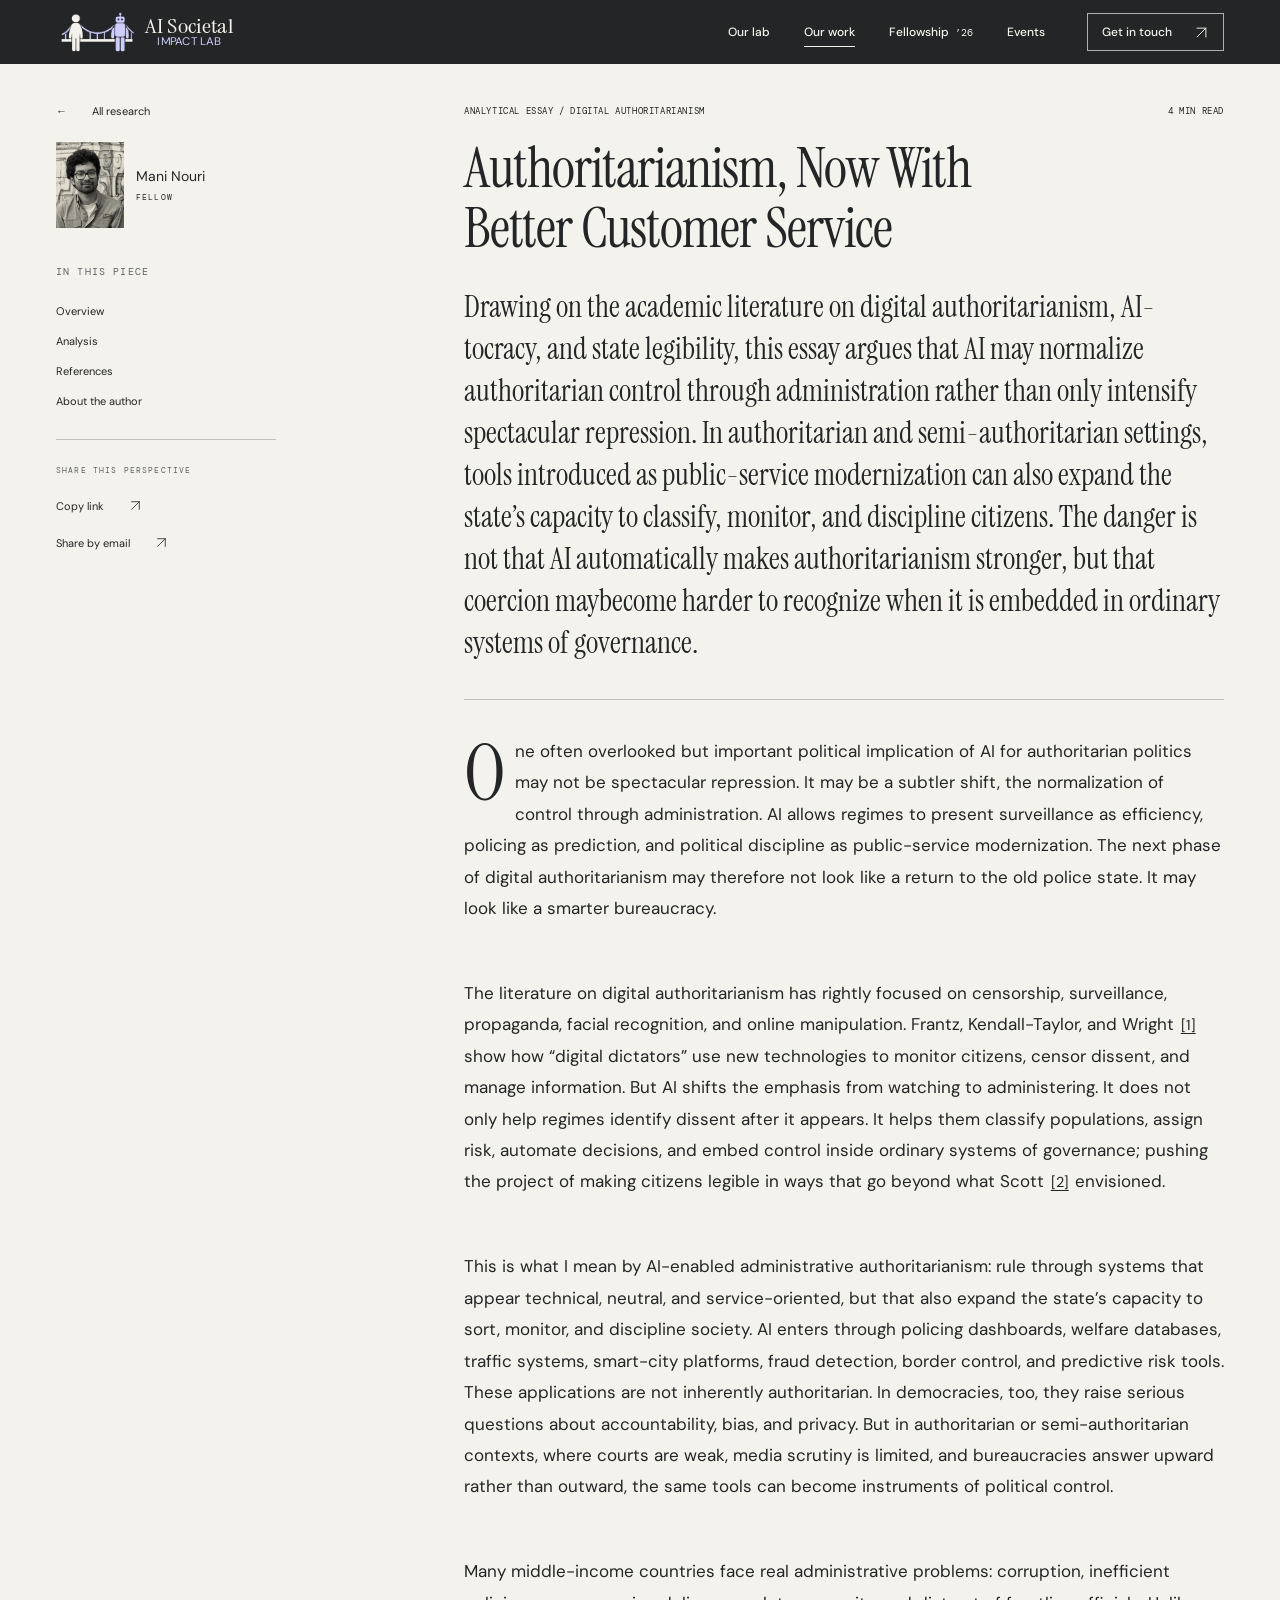
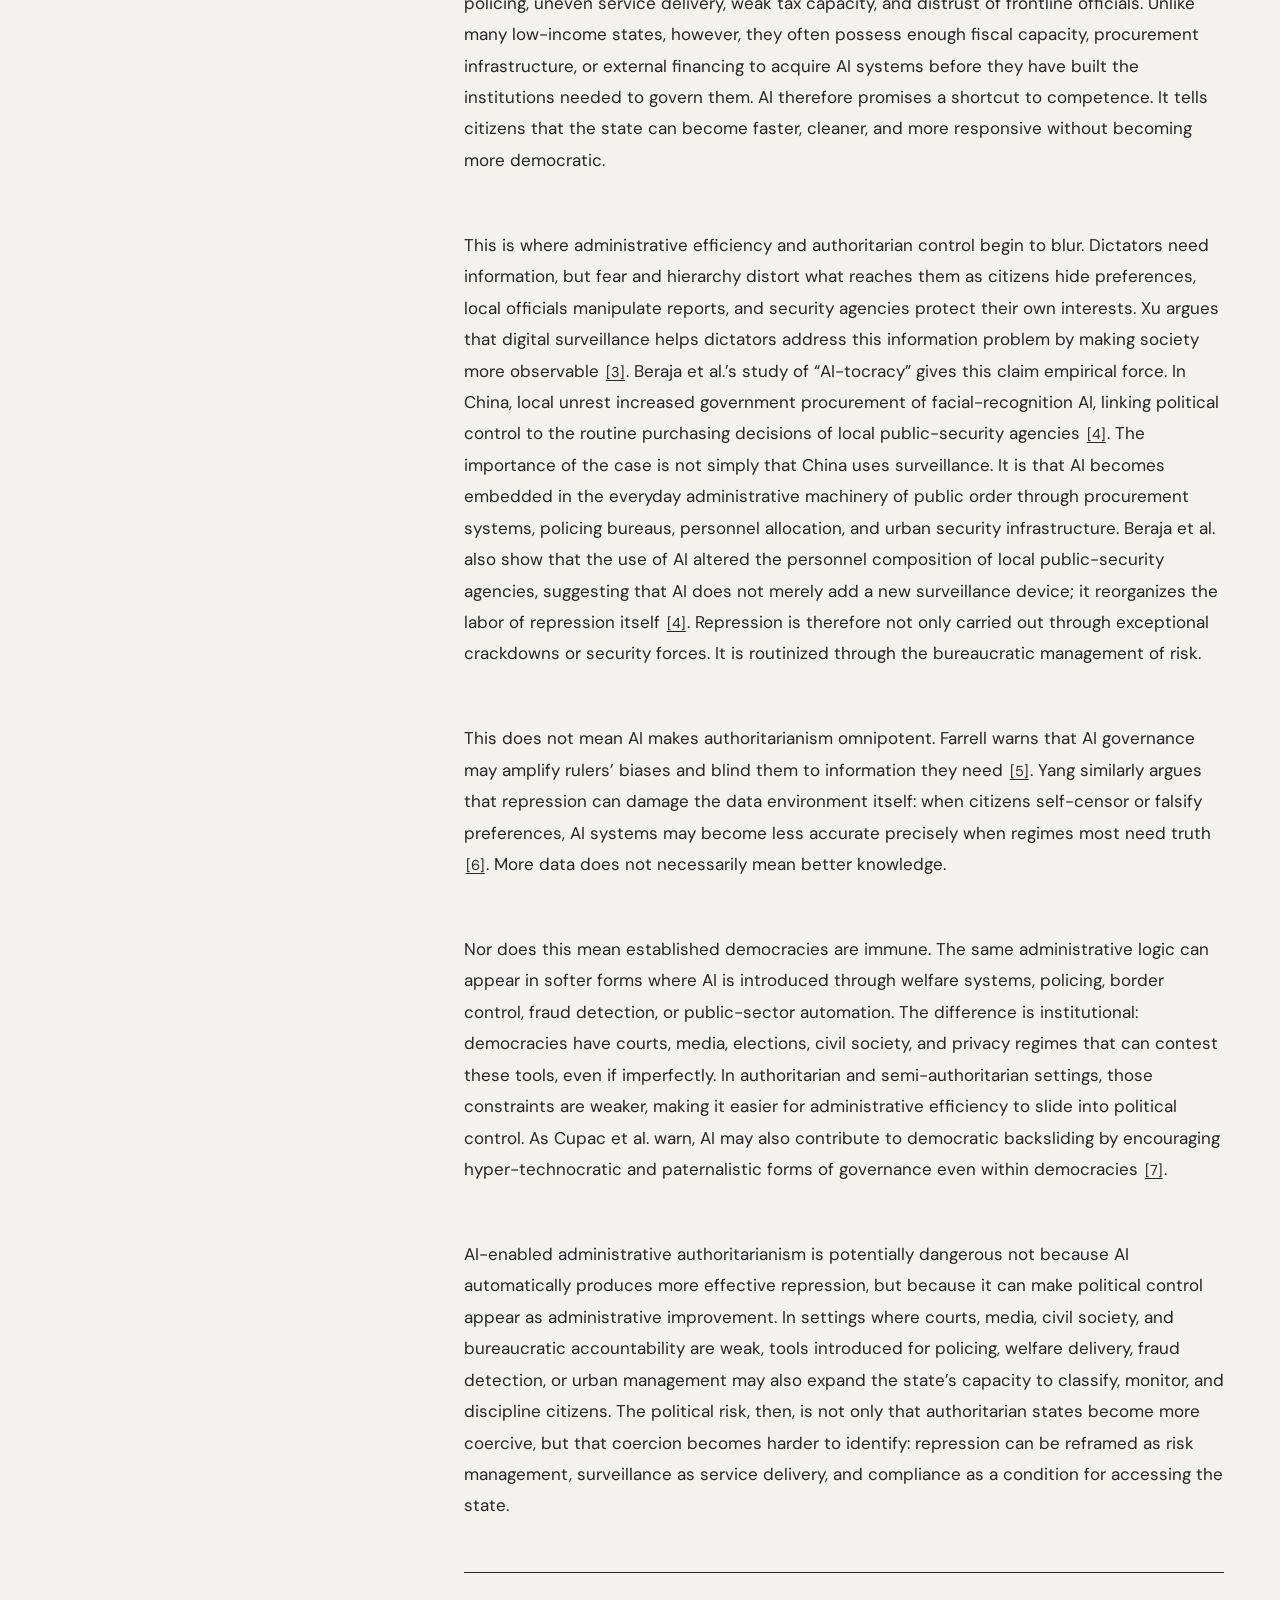
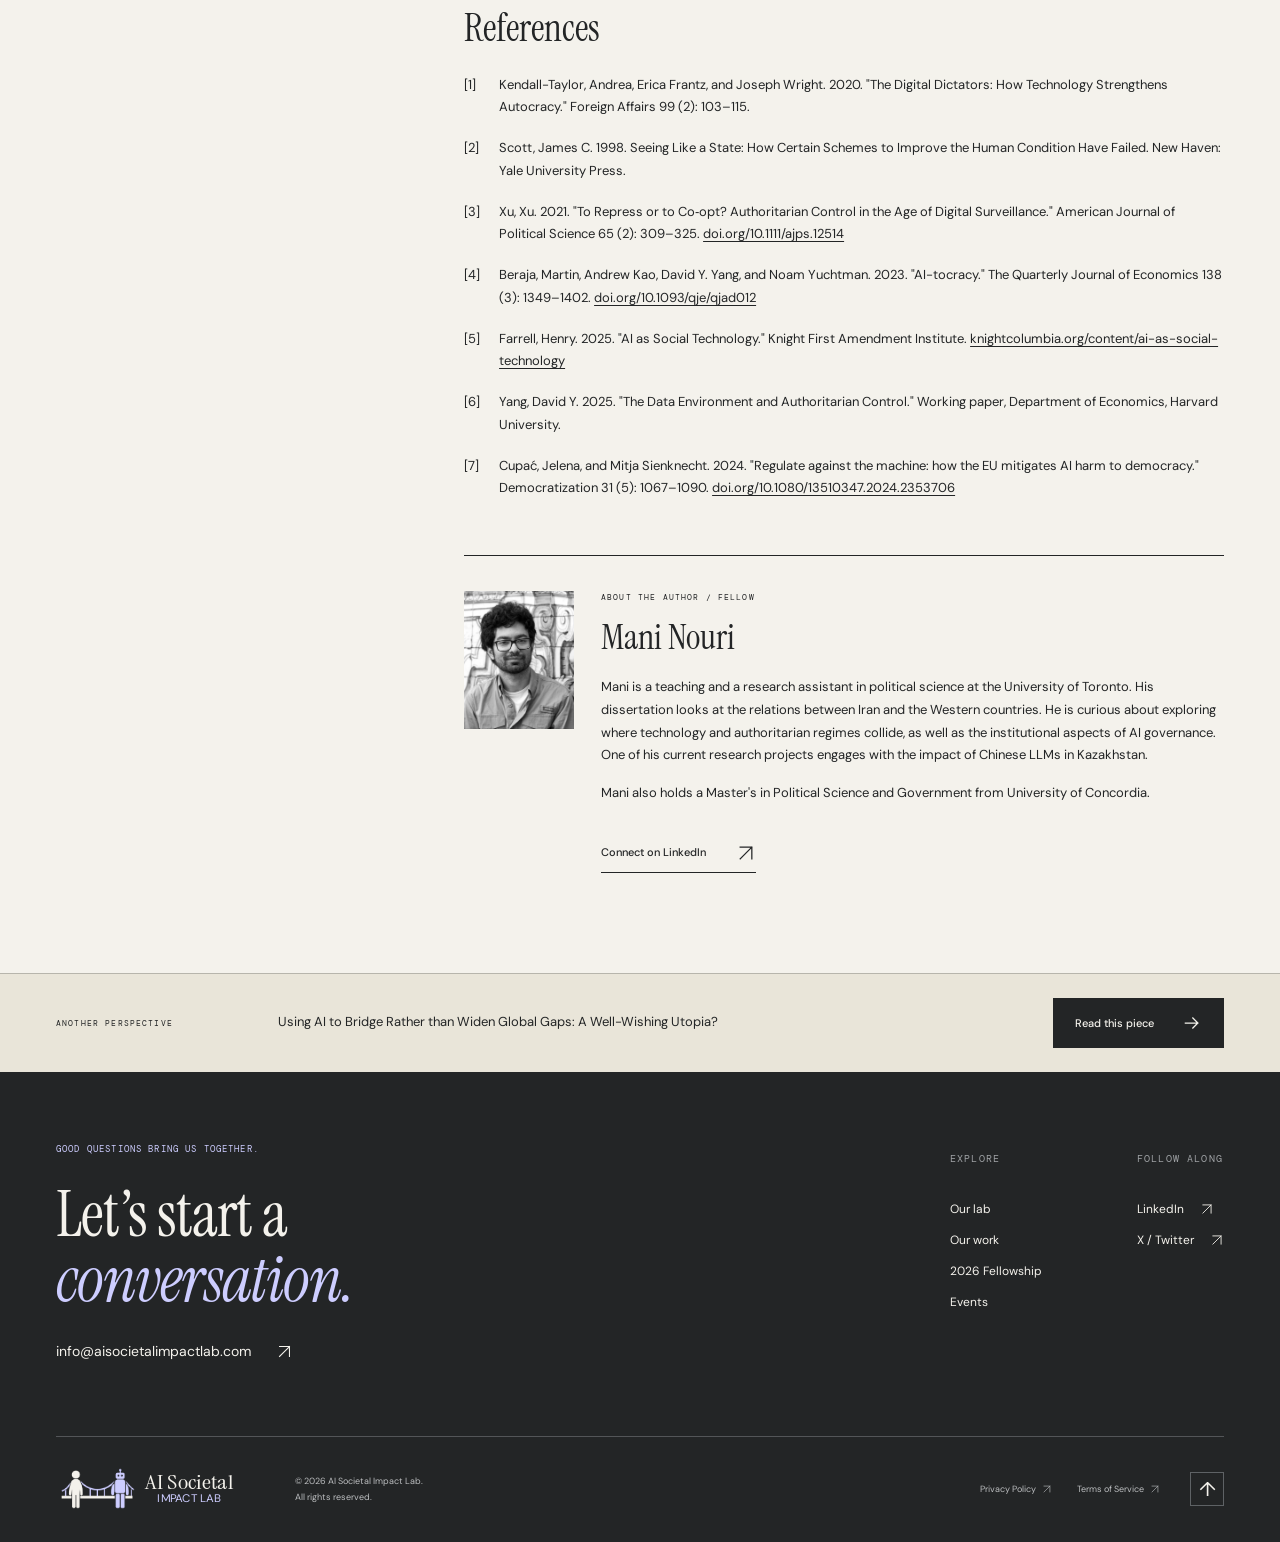
<file: ourwork/authoritarianism-better-customer-service/index.html>
<!doctype html>
<html lang="en" class="article-page">
  <head>
    <meta charset="UTF-8" />
    <meta name="viewport" content="width=device-width, initial-scale=1" />
    <meta name="theme-color" content="#232526" />
    <title>Authoritarianism, Now With Better Customer Service — AI Societal Impact Lab</title>
    <meta
      name="description"
      content="Drawing on the academic literature on digital authoritarianism, AI-tocracy, and state legibility, this essay argues that AI may normalize authoritarian control through administration rather than only intensify spectacular repression. In authoritarian and semi-authoritarian settings, tools introduced as public-service modernization can also expand the state’s capacity to classify, monitor, and discipline citizens. The danger is not that AI automatically makes authoritarianism stronger, but that coercion maybecome harder to recognize when it is embedded in ordinary systems of governance."
    />
    <link
      rel="canonical"
      href="https://aisocietalimpactlab.com/ourwork/authoritarianism-better-customer-service/"
    />
    <meta
      property="og:title"
      content="Authoritarianism, Now With Better Customer Service — AI Societal Impact Lab"
    />
    <meta
      property="og:description"
      content="Drawing on the academic literature on digital authoritarianism, AI-tocracy, and state legibility, this essay argues that AI may normalize authoritarian control through administration rather than only intensify spectacular repression. In authoritarian and semi-authoritarian settings, tools introduced as public-service modernization can also expand the state’s capacity to classify, monitor, and discipline citizens. The danger is not that AI automatically makes authoritarianism stronger, but that coercion maybecome harder to recognize when it is embedded in ordinary systems of governance."
    />
    <meta property="og:type" content="article" />
    <meta
      property="og:url"
      content="https://aisocietalimpactlab.com/ourwork/authoritarianism-better-customer-service/"
    />
    <meta
      property="og:image"
      content="https://aisocietalimpactlab.com/assets/social-preview.jpg"
    />
    <meta property="og:image:width" content="1200" />
    <meta property="og:image:height" content="630" />
    <meta
      property="og:image:alt"
      content="AI Societal Impact Lab — Bridging technology and society"
    />
    <meta name="twitter:card" content="summary_large_image" />
    <link rel="icon" href="../../assets/favicon.png" type="image/png" />
    <link rel="stylesheet" href="../../assets/styles.css?v=20260924-banner-type" />
    <script src="../../assets/script.js?v=20260924-citations" defer></script>
  </head>
  <body>
    <div id="top">
      <a href="#main" class="skip-link">Skip to content</a>
      <header class="site-header">
        <div class="container header-inner">
          <a class="brand" aria-label="AI Societal Impact Lab home" href="../../index.html"
            ><img class="brand-mark" src="../../assets/artwork/homepage/logo_dark.png" width="901" height="514" alt="" aria-hidden="true" />
            <span class="brand-wordmark"><span class="brand-name">AI Societal</span><span class="brand-subtitle">Impact Lab</span></span></a
          ><button class="menu-toggle" aria-expanded="false" aria-controls="main-navigation">
            <span>Menu</span><span class="menu-lines" aria-hidden="true"><i></i><i></i></span>
          </button>
          <nav id="main-navigation" aria-label="Main navigation" class="navigation">
            <a class="" href="../../index.html">Our lab</a
            ><a aria-current="page" class="active" href="../index.html">Our work</a
            ><a class="" href="../../fellowship-autumn-2026/index.html"
              >Fellowship <span class="nav-year">’26</span></a
            ><a class="" href="../../events/index.html">Events</a
            ><a class="header-contact" href="mailto:info@aisocietalimpactlab.com"
              >Get in touch
              <svg
                class="arrow"
                width="20"
                height="20"
                viewBox="0 0 24 24"
                fill="none"
                aria-hidden="true"
              >
                <path
                  d="M5 19 19 5M5 5h14v14"
                  stroke="currentColor"
                  stroke-width="1.5"
                  stroke-linecap="square"
                ></path></svg
            ></a>
          </nav>
        </div>
      </header>
      <main id="main" tabindex="-1">
        <section class="article-reading section-space">
          <div class="container reading-layout">
            <aside class="reading-sidebar">
<a class="back-link" href="../index.html"
              ><span aria-hidden="true">←</span> All research</a
            >
<div class="article-header-author">
              <div class="sidebar-portrait"><img src="../../assets/images/mani-nouri.webp" alt="" width="48" height="48" /></div>
              <div><span>Mani Nouri</span><span class="eyebrow">Fellow</span></div>
            </div>
              <span class="eyebrow">IN THIS PIECE</span><a href="#overview">Overview</a
              ><a href="#analysis">Analysis</a><a href="#references">References</a
              ><a href="#author">About the author</a>
              <div class="share-controls">
                <span class="eyebrow">SHARE THIS PERSPECTIVE</span
                ><button data-copy-link="" data-enhancement="" hidden="">
                  Copy link<svg
                    class="arrow"
                    width="20"
                    height="20"
                    viewBox="0 0 24 24"
                    fill="none"
                    aria-hidden="true"
                  >
                    <path
                      d="M5 19 19 5M5 5h14v14"
                      stroke="currentColor"
                      stroke-width="1.5"
                      stroke-linecap="square"
                    ></path>
                  </svg></button
                ><span class="sr-only" role="status"></span
                ><a
                  href="mailto:?subject=Authoritarianism%2C%20Now%20With%20Better%20Customer%20Service&amp;body=https%3A%2F%2Faisocietalimpactlab.com%2Fourwork%2Fauthoritarianism-better-customer-service%2F"
                  >Share by email
                  <svg
                    class="arrow"
                    width="20"
                    height="20"
                    viewBox="0 0 24 24"
                    fill="none"
                    aria-hidden="true"
                  >
                    <path
                      d="M5 19 19 5M5 5h14v14"
                      stroke="currentColor"
                      stroke-width="1.5"
                      stroke-linecap="square"
                    ></path></svg></a
                ><label class="copy-fallback" hidden=""
                  ><span class="sr-only">Article link</span
                  ><input type="text" readonly="" aria-label="Article link"
                /></label>
              </div>
            </aside>
            <article class="article-body">
              <header class="article-heading">
<div class="article-meta">
              <span>Analytical essay / Digital authoritarianism</span><span>4 MIN READ</span>
            </div>
                <h1>Authoritarianism, Now With Better Customer Service</h1>
              </header>
              <p class="article-standfirst" id="overview">
                Drawing on the academic literature on digital authoritarianism, AI-tocracy, and
                state legibility, this essay argues that AI may normalize authoritarian control
                through administration rather than only intensify spectacular repression. In
                authoritarian and semi-authoritarian settings, tools introduced as public-service
                modernization can also expand the state’s capacity to classify, monitor, and
                discipline citizens. The danger is not that AI automatically makes authoritarianism
                stronger, but that coercion maybecome harder to recognize when it is embedded in
                ordinary systems of governance.
              </p>
              <div class="prose article-prose" id="analysis">
                <p>
                  One often overlooked but important political implication of AI for authoritarian
                  politics may not be spectacular repression. It may be a subtler shift, the
                  normalization of control through administration. AI allows regimes to present
                  surveillance as efficiency, policing as prediction, and political discipline as
                  public-service modernization. The next phase of digital authoritarianism may
                  therefore not look like a return to the old police state. It may look like a
                  smarter bureaucracy.
                </p>

                <p>
                  <br />
                  The literature on digital authoritarianism has rightly focused on censorship,
                  surveillance, propaganda, facial recognition, and online manipulation. Frantz,
                  Kendall-Taylor, and Wright <a class="citation" href="#ref-1" aria-label="Reference 1">[1]</a> show how “digital dictators” use new
                  technologies to monitor citizens, censor dissent, and manage information. But AI
                  shifts the emphasis from watching to administering. It does not only help regimes
                  identify dissent after it appears. It helps them classify populations, assign
                  risk, automate decisions, and embed control inside ordinary systems of governance;
                  pushing the project of making citizens legible in ways that go beyond what Scott
                  <a class="citation" href="#ref-2" aria-label="Reference 2">[2]</a> envisioned.
                </p>

                <p>
                  <br />
                  This is what I mean by AI-enabled administrative authoritarianism: rule through
                  systems that appear technical, neutral, and service-oriented, but that also expand
                  the state’s capacity to sort, monitor, and discipline society. AI enters through
                  policing dashboards, welfare databases, traffic systems, smart-city platforms,
                  fraud detection, border control, and predictive risk tools. These applications are
                  not inherently authoritarian. In democracies, too, they raise serious questions
                  about accountability, bias, and privacy. But in authoritarian or
                  semi-authoritarian contexts, where courts are weak, media scrutiny is limited, and
                  bureaucracies answer upward rather than outward, the same tools can become
                  instruments of political control.
                </p>

                <p>
                  <br />
                  Many middle-income countries face real administrative problems: corruption,
                  inefficient policing, uneven service delivery, weak tax capacity, and distrust of
                  frontline officials. Unlike many low-income states, however, they often possess
                  enough fiscal capacity, procurement infrastructure, or external financing to
                  acquire AI systems before they have built the institutions needed to govern them.
                  AI therefore promises a shortcut to competence. It tells citizens that the state
                  can become faster, cleaner, and more responsive without becoming more democratic.
                </p>

                <p>
                  <br />
                  This is where administrative efficiency and authoritarian control begin to blur.
                  Dictators need information, but fear and hierarchy distort what reaches them as
                  citizens hide preferences, local officials manipulate reports, and security
                  agencies protect their own interests. Xu argues that digital surveillance helps
                  dictators address this information problem by making society more observable <a class="citation" href="#ref-3" aria-label="Reference 3">[3]</a>. Beraja et al.’s study of “AI-tocracy” gives this claim empirical force. In
                  China, local unrest increased government procurement of facial-recognition AI,
                  linking political control to the routine purchasing decisions of local
                  public-security agencies <a class="citation" href="#ref-4" aria-label="Reference 4" data-pages="pp. 1349, 1358">[4]</a>. The importance of the
                  case is not simply that China uses surveillance. It is that AI becomes embedded in
                  the everyday administrative machinery of public order through procurement systems,
                  policing bureaus, personnel allocation, and urban security infrastructure. Beraja
                  et al. also show that the use of AI altered the personnel composition of local
                  public-security agencies, suggesting that AI does not merely add a new
                  surveillance device; it reorganizes the labor of repression itself <a class="citation" href="#ref-4" aria-label="Reference 4" data-pages="p. 1376">[4]</a>. Repression is therefore not only carried out through exceptional
                  crackdowns or security forces. It is routinized through the bureaucratic
                  management of risk.
                </p>

                <p>
                  <br />
                  This does not mean AI makes authoritarianism omnipotent. Farrell warns that AI
                  governance may amplify rulers’ biases and blind them to information they need
                  <a class="citation" href="#ref-5" aria-label="Reference 5">[5]</a>. Yang similarly argues that repression can damage the data
                  environment itself: when citizens self-censor or falsify preferences, AI systems
                  may become less accurate precisely when regimes most need truth <a class="citation" href="#ref-6" aria-label="Reference 6">[6]</a>. More
                  data does not necessarily mean better knowledge.
                </p>

                <p>
                  <br />
                  Nor does this mean established democracies are immune. The same administrative
                  logic can appear in softer forms where AI is introduced through welfare systems,
                  policing, border control, fraud detection, or public-sector automation. The
                  difference is institutional: democracies have courts, media, elections, civil
                  society, and privacy regimes that can contest these tools, even if imperfectly. In
                  authoritarian and semi-authoritarian settings, those constraints are weaker,
                  making it easier for administrative efficiency to slide into political control. As
                  Cupac et al. warn, AI may also contribute to democratic backsliding by encouraging
                  hyper-technocratic and paternalistic forms of governance even within democracies
                  <a class="citation" href="#ref-7" aria-label="Reference 7">[7]</a>.
                </p>

                <p>
                  <br />
                  AI-enabled administrative authoritarianism is potentially dangerous not because AI
                  automatically produces more effective repression, but because it can make
                  political control appear as administrative improvement. In settings where courts,
                  media, civil society, and bureaucratic accountability are weak, tools introduced
                  for policing, welfare delivery, fraud detection, or urban management may also
                  expand the state’s capacity to classify, monitor, and discipline citizens. The
                  political risk, then, is not only that authoritarian states become more coercive,
                  but that coercion becomes harder to identify: repression can be reframed as risk
                  management, surveillance as service delivery, and compliance as a condition for
                  accessing the state.
                </p>
              </div>
              <section class="article-references" id="references">
                <h2>References</h2>
                <ol class="prose reference-list">
                  <li id="ref-1" tabindex="-1">Kendall-Taylor, Andrea, Erica Frantz, and Joseph Wright. 2020. "The Digital Dictators: How Technology Strengthens Autocracy." Foreign Affairs 99 (2): 103–115.</li>
                  <li id="ref-2" tabindex="-1">Scott, James C. 1998. Seeing Like a State: How Certain Schemes to Improve the Human Condition Have Failed. New Haven: Yale University Press.</li>
                  <li id="ref-3" tabindex="-1">Xu, Xu. 2021. "To Repress or to Co‐opt? Authoritarian Control in the Age of Digital Surveillance." American Journal of Political Science 65 (2): 309–325. <a href="https://doi.org/10.1111/ajps.12514" target="_blank" rel="noopener noreferrer" >doi.org/10.1111/ajps.12514</a ></li>
                  <li id="ref-4" tabindex="-1">Beraja, Martin, Andrew Kao, David Y. Yang, and Noam Yuchtman. 2023. "AI-tocracy." The Quarterly Journal of Economics 138 (3): 1349–1402. <a href="https://doi.org/10.1093/qje/qjad012" target="_blank" rel="noopener noreferrer" >doi.org/10.1093/qje/qjad012</a ></li>
                  <li id="ref-5" tabindex="-1">Farrell, Henry. 2025. "AI as Social Technology." Knight First Amendment Institute. <a href="https://knightcolumbia.org/content/ai-as-social-technology" target="_blank" rel="noopener noreferrer" >knightcolumbia.org/content/ai-as-social-technology</a ></li>
                  <li id="ref-6" tabindex="-1">Yang, David Y. 2025. "The Data Environment and Authoritarian Control." Working paper, Department of Economics, Harvard University.</li>
                  <li id="ref-7" tabindex="-1">Cupać, Jelena, and Mitja Sienknecht. 2024. "Regulate against the machine: how the EU mitigates AI harm to democracy." Democratization 31 (5): 1067–1090. <a href="https://doi.org/10.1080/13510347.2024.2353706" target="_blank" rel="noopener noreferrer" >doi.org/10.1080/13510347.2024.2353706</a ></li>
                </ol>
              </section>
              <section class="author-bio" id="author">
                <img src="../../assets/images/mani-nouri.webp" alt="Mani Nouri" loading="lazy" />
                <div>
                  <span class="eyebrow">ABOUT THE AUTHOR / Fellow</span>
                  <h2>Mani Nouri</h2>
                  <div class="prose">
                    <p>
                      Mani is a teaching and a research assistant in political science at the
                      University of Toronto. His dissertation looks at the relations between Iran
                      and the Western countries. He is curious about exploring where technology and
                      authoritarian regimes collide, as well as the institutional aspects of AI
                      governance. One of his current research projects engages with the impact of
                      Chinese LLMs in Kazakhstan.&nbsp;
                    </p>

                    <p>
                      Mani also holds a Master's in Political Science and Government from University
                      of Concordia.&nbsp;
                    </p>
                  </div>
                  <a
                    class="text-link"
                    href="https://www.linkedin.com/in/alireza-mani-nouri/"
                    target="_blank"
                    rel="noreferrer"
                    >Connect on LinkedIn
                    <svg
                      class="arrow"
                      width="20"
                      height="20"
                      viewBox="0 0 24 24"
                      fill="none"
                      aria-hidden="true"
                    >
                      <path
                        d="M5 19 19 5M5 5h14v14"
                        stroke="currentColor"
                        stroke-width="1.5"
                        stroke-linecap="square"
                      ></path></svg
                  ></a>
                </div>
              </section>
            </article>
          </div>
        </section>
        <section class="next-article">
          <div class="container">
            <span class="eyebrow">ANOTHER PERSPECTIVE</span>
            <h2><a href="../ai-global-south-north-gap/index.html">Using AI to Bridge Rather than Widen Global Gaps: A Well-Wishing Utopia?</a></h2>
            <a class="button next-article-cta" href="../ai-global-south-north-gap/index.html">Read this piece<svg class="arrow" width="20" height="20" viewBox="0 0 24 24" fill="none" aria-hidden="true"><path d="M4 12h15m-6-6 6 6-6 6" stroke="currentColor" stroke-width="1.5" stroke-linecap="square"></path></svg></a>
          </div>
        </section>
      </main>
      <footer class="site-footer">
        <div class="container">
          <div class="footer-top">
            <div>
              <span class="eyebrow">GOOD QUESTIONS BRING US TOGETHER.</span>
              <h2>Let’s start a<br /><em>conversation.</em></h2>
              <a href="mailto:info@aisocietalimpactlab.com" class="footer-email"
                >info@aisocietalimpactlab.com<svg
                  class="arrow"
                  width="20"
                  height="20"
                  viewBox="0 0 24 24"
                  fill="none"
                  aria-hidden="true"
                >
                  <path
                    d="M5 19 19 5M5 5h14v14"
                    stroke="currentColor"
                    stroke-width="1.5"
                    stroke-linecap="square"
                  ></path></svg
              ></a>
            </div>
            <div class="footer-links">
              <div>
                <span class="eyebrow">EXPLORE</span><a href="../../index.html#about">Our lab</a
                ><a href="../index.html">Our work</a
                ><a href="../../fellowship-autumn-2026/index.html">2026 Fellowship</a
                ><a href="../../events/index.html">Events</a>
              </div>
              <div>
                <span class="eyebrow">FOLLOW ALONG</span
                ><a
                  href="https://www.linkedin.com/company/ai-societal-impact-lab/"
                  target="_blank"
                  rel="noreferrer"
                  >LinkedIn
                  <svg
                    class="arrow"
                    width="20"
                    height="20"
                    viewBox="0 0 24 24"
                    fill="none"
                    aria-hidden="true"
                  >
                    <path
                      d="M5 19 19 5M5 5h14v14"
                      stroke="currentColor"
                      stroke-width="1.5"
                      stroke-linecap="square"
                    ></path></svg></a
                ><a href="https://x.com/AISocietalab" target="_blank" rel="noreferrer"
                  >X / Twitter
                  <svg
                    class="arrow"
                    width="20"
                    height="20"
                    viewBox="0 0 24 24"
                    fill="none"
                    aria-hidden="true"
                  >
                    <path
                      d="M5 19 19 5M5 5h14v14"
                      stroke="currentColor"
                      stroke-width="1.5"
                      stroke-linecap="square"
                    ></path></svg
                ></a>
              </div>
            </div>
          </div>
          <div class="footer-bottom">
            <a
              class="brand brand-footer"
              aria-label="AI Societal Impact Lab home"
              href="../../index.html"
              ><img class="brand-mark" src="../../assets/artwork/homepage/logo_dark.png" width="901" height="514" alt="" aria-hidden="true" />
            <span class="brand-wordmark"><span class="brand-name">AI Societal</span><span class="brand-subtitle">Impact Lab</span></span></a
            ><span>© 2026 AI Societal Impact Lab.<br />All rights reserved.</span>
            <div class="legal-links">
              <a
                href="../../privacy-policy/index.html"
                >Privacy Policy
                <svg
                  class="arrow"
                  width="20"
                  height="20"
                  viewBox="0 0 24 24"
                  fill="none"
                  aria-hidden="true"
                >
                  <path
                    d="M5 19 19 5M5 5h14v14"
                    stroke="currentColor"
                    stroke-width="1.5"
                    stroke-linecap="square"
                  ></path></svg></a
              ><a
                href="../../terms-of-service/index.html"
                >Terms of Service
                <svg
                  class="arrow"
                  width="20"
                  height="20"
                  viewBox="0 0 24 24"
                  fill="none"
                  aria-hidden="true"
                >
                  <path
                    d="M5 19 19 5M5 5h14v14"
                    stroke="currentColor"
                    stroke-width="1.5"
                    stroke-linecap="square"
                  ></path></svg
              ></a>
            </div>
            <a href="#top" class="back-top" aria-label="Back to top">↑</a>
          </div>
        </div>
      </footer>
    </div>
  </body>
</html>
</file>
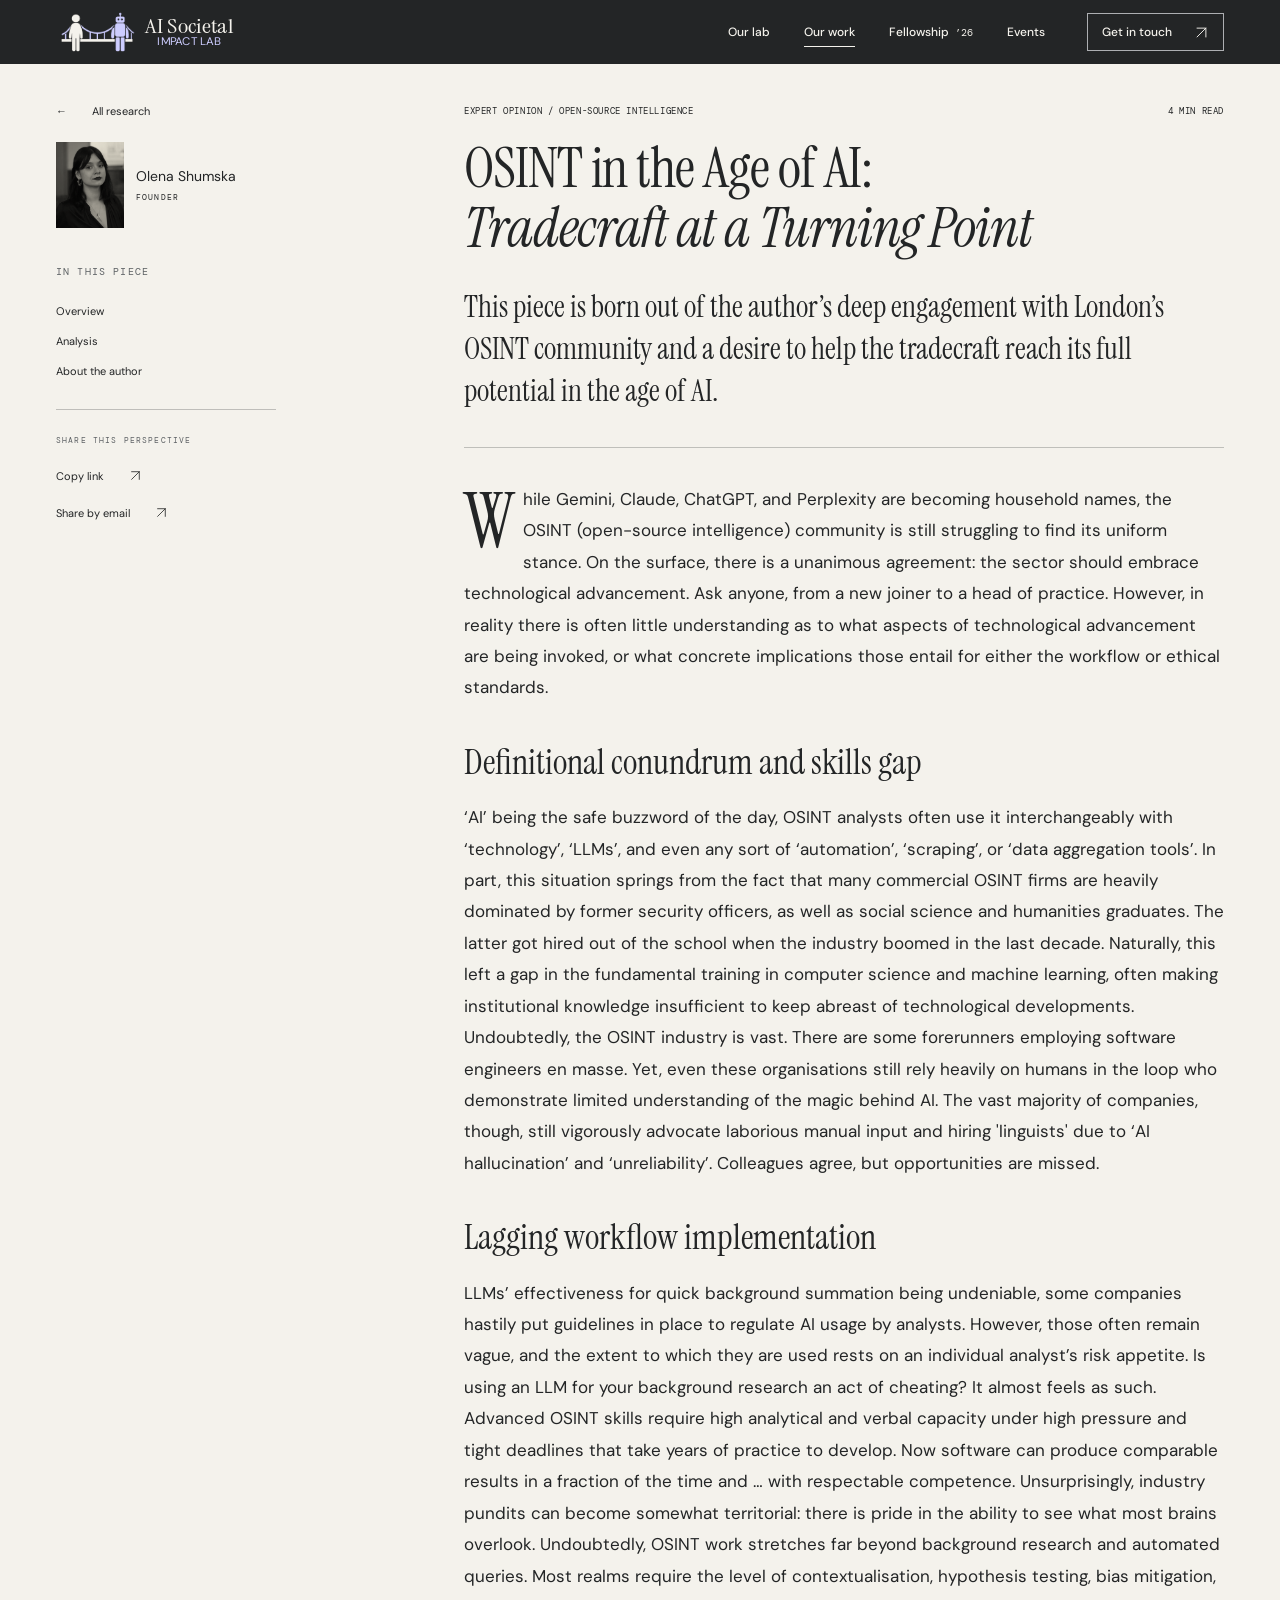
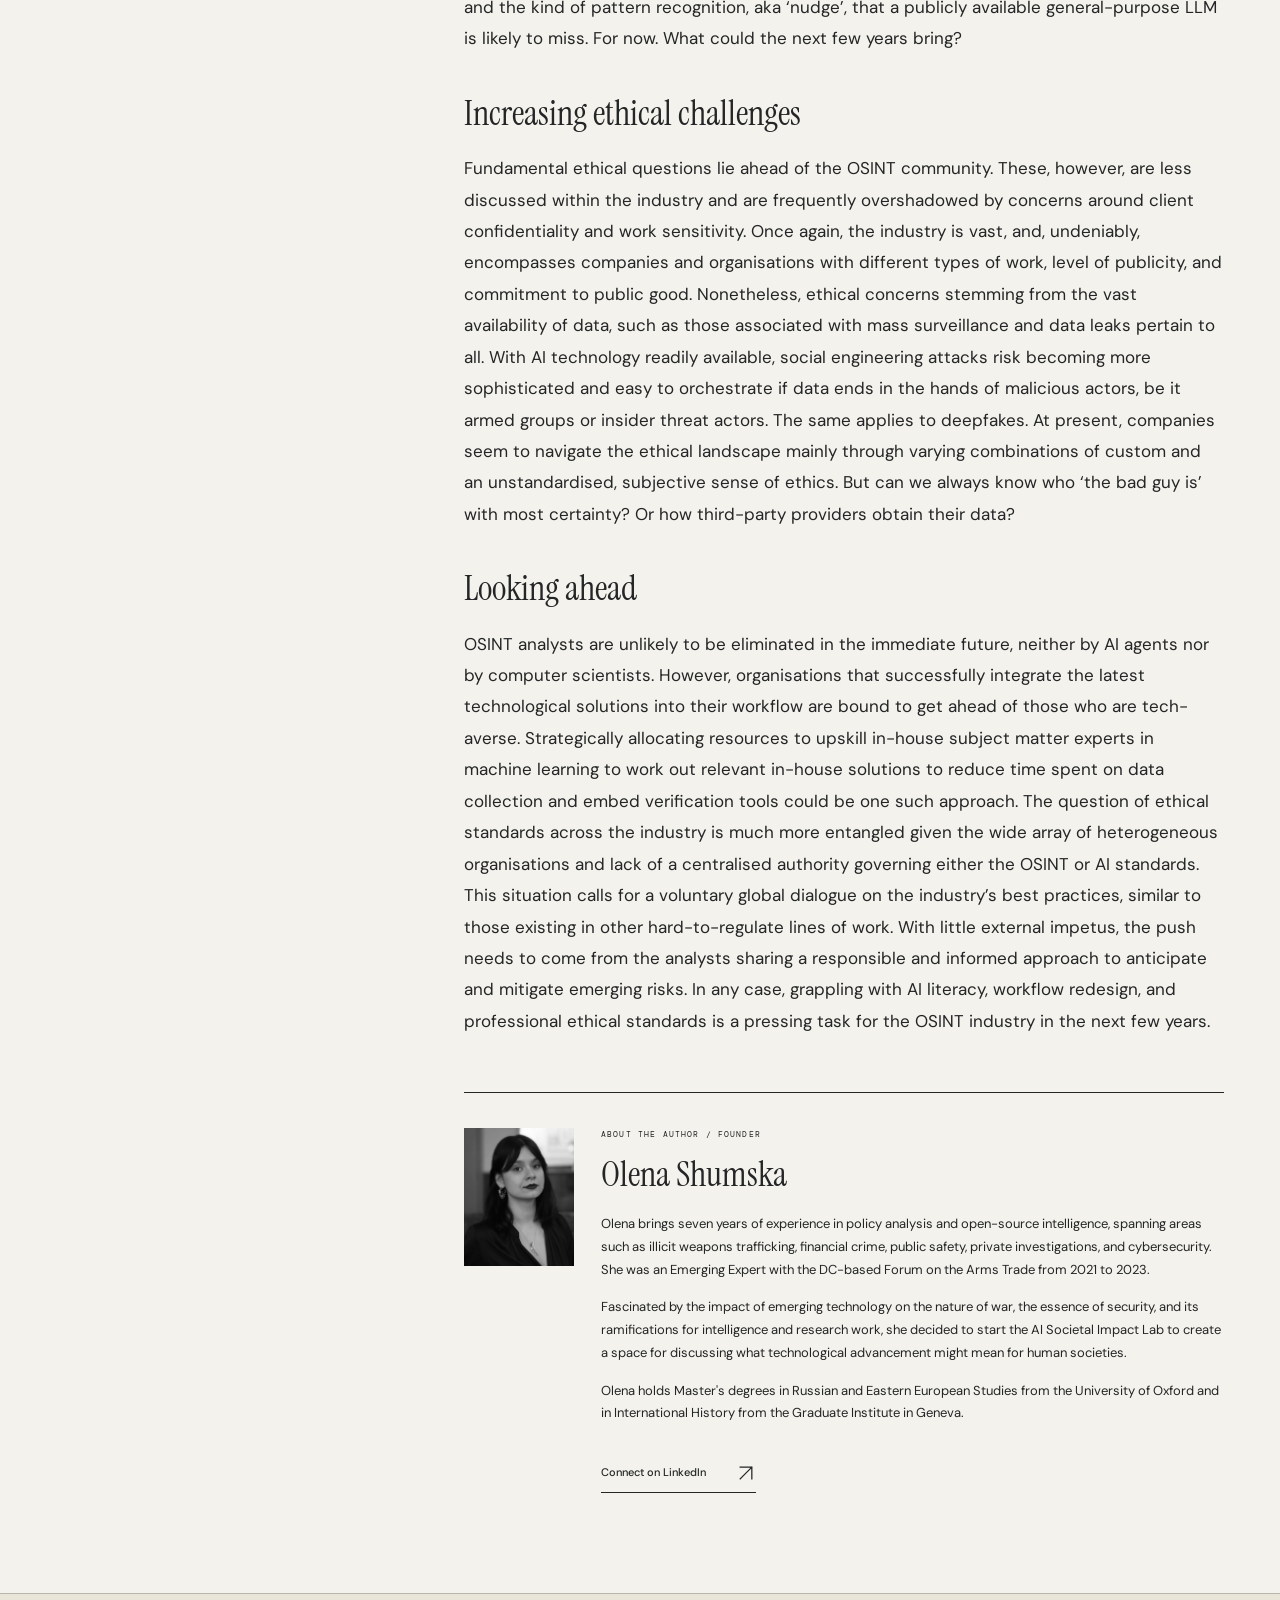
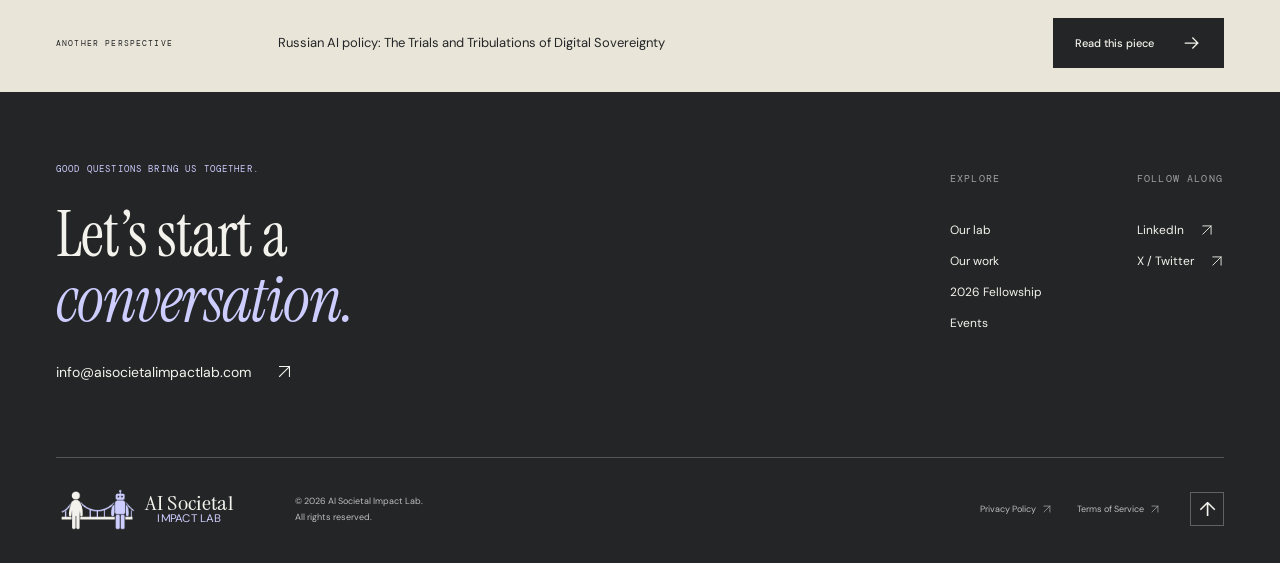
<file: ourwork/osint-ai-tradecraft-turning-point/index.html>
<!doctype html>
<html lang="en" class="article-page">
  <head>
    <meta charset="UTF-8" />
    <meta name="viewport" content="width=device-width, initial-scale=1" />
    <meta name="theme-color" content="#232526" />
    <title>OSINT in the Age of AI: Tradecraft at a Turning Point — AI Societal Impact Lab</title>
    <meta
      name="description"
      content="This piece is born out of the author’s deep engagement with London’s OSINT community and a desire to help the tradecraft reach its full potential in the age of AI."
    />
    <link
      rel="canonical"
      href="https://aisocietalimpactlab.com/ourwork/osint-ai-tradecraft-turning-point/"
    />
    <meta
      property="og:title"
      content="OSINT in the Age of AI: Tradecraft at a Turning Point — AI Societal Impact Lab"
    />
    <meta
      property="og:description"
      content="This piece is born out of the author’s deep engagement with London’s OSINT community and a desire to help the tradecraft reach its full potential in the age of AI."
    />
    <meta property="og:type" content="article" />
    <meta
      property="og:url"
      content="https://aisocietalimpactlab.com/ourwork/osint-ai-tradecraft-turning-point/"
    />
    <meta
      property="og:image"
      content="https://aisocietalimpactlab.com/assets/social-preview.jpg"
    />
    <meta property="og:image:width" content="1200" />
    <meta property="og:image:height" content="630" />
    <meta
      property="og:image:alt"
      content="AI Societal Impact Lab — Bridging technology and society"
    />
    <meta name="twitter:card" content="summary_large_image" />
    <link rel="icon" href="../../assets/favicon.png" type="image/png" />
    <link rel="stylesheet" href="../../assets/styles.css?v=20260924-banner-type" />
    <script src="../../assets/script.js" defer></script>
  </head>
  <body>
    <div id="top">
      <a href="#main" class="skip-link">Skip to content</a>
      <header class="site-header">
        <div class="container header-inner">
          <a class="brand" aria-label="AI Societal Impact Lab home" href="../../index.html"
            ><img class="brand-mark" src="../../assets/artwork/homepage/logo_dark.png" width="901" height="514" alt="" aria-hidden="true" />
            <span class="brand-wordmark"><span class="brand-name">AI Societal</span><span class="brand-subtitle">Impact Lab</span></span></a
          ><button class="menu-toggle" aria-expanded="false" aria-controls="main-navigation">
            <span>Menu</span><span class="menu-lines" aria-hidden="true"><i></i><i></i></span>
          </button>
          <nav id="main-navigation" aria-label="Main navigation" class="navigation">
            <a class="" href="../../index.html">Our lab</a
            ><a aria-current="page" class="active" href="../index.html">Our work</a
            ><a class="" href="../../fellowship-autumn-2026/index.html"
              >Fellowship <span class="nav-year">’26</span></a
            ><a class="" href="../../events/index.html">Events</a
            ><a class="header-contact" href="mailto:info@aisocietalimpactlab.com"
              >Get in touch
              <svg
                class="arrow"
                width="20"
                height="20"
                viewBox="0 0 24 24"
                fill="none"
                aria-hidden="true"
              >
                <path
                  d="M5 19 19 5M5 5h14v14"
                  stroke="currentColor"
                  stroke-width="1.5"
                  stroke-linecap="square"
                ></path></svg
            ></a>
          </nav>
        </div>
      </header>
      <main id="main" tabindex="-1">
        <section class="article-reading section-space">
          <div class="container reading-layout">
            <aside class="reading-sidebar">
<a class="back-link" href="../index.html"
              ><span aria-hidden="true">←</span> All research</a
            >
<div class="article-header-author">
              <div class="sidebar-portrait"><img src="../../assets/images/olena-shumska.webp" alt="" width="48" height="48" /></div>
              <div><span>Olena Shumska</span><span class="eyebrow">Founder</span></div>
            </div>
              <span class="eyebrow">IN THIS PIECE</span><a href="#overview">Overview</a
              ><a href="#analysis">Analysis</a><a href="#author">About the author</a>
              <div class="share-controls">
                <span class="eyebrow">SHARE THIS PERSPECTIVE</span
                ><button data-copy-link="" data-enhancement="" hidden="">
                  Copy link<svg
                    class="arrow"
                    width="20"
                    height="20"
                    viewBox="0 0 24 24"
                    fill="none"
                    aria-hidden="true"
                  >
                    <path
                      d="M5 19 19 5M5 5h14v14"
                      stroke="currentColor"
                      stroke-width="1.5"
                      stroke-linecap="square"
                    ></path>
                  </svg></button
                ><span class="sr-only" role="status"></span
                ><a
                  href="mailto:?subject=OSINT%20in%20the%20Age%20of%20AI%3A%20Tradecraft%20at%20a%20Turning%20Point&amp;body=https%3A%2F%2Faisocietalimpactlab.com%2Fourwork%2Fosint-ai-tradecraft-turning-point%2F"
                  >Share by email
                  <svg
                    class="arrow"
                    width="20"
                    height="20"
                    viewBox="0 0 24 24"
                    fill="none"
                    aria-hidden="true"
                  >
                    <path
                      d="M5 19 19 5M5 5h14v14"
                      stroke="currentColor"
                      stroke-width="1.5"
                      stroke-linecap="square"
                    ></path></svg></a
                ><label class="copy-fallback" hidden=""
                  ><span class="sr-only">Article link</span
                  ><input type="text" readonly="" aria-label="Article link"
                /></label>
              </div>
            </aside>
            <article class="article-body">
              <header class="article-heading">
<div class="article-meta">
              <span>Expert opinion / Open-source intelligence</span><span>4 MIN READ</span>
            </div>
                <h1>OSINT in the Age of AI: <em>Tradecraft at a Turning Point</em></h1>
              </header>
              <p class="article-standfirst" id="overview">
                This piece is born out of the author’s deep engagement with London’s OSINT community
                and a desire to help the tradecraft reach its full potential in the age of AI.
              </p>
              <div class="prose article-prose" id="analysis">
                <p>
                  While Gemini, Claude, ChatGPT, and Perplexity are becoming household names, the
                  OSINT (open-source intelligence) community is still struggling to find its uniform
                  stance. On the surface, there is a unanimous agreement: the sector should embrace
                  technological advancement. Ask anyone, from a new joiner to a head of practice.
                  However, in reality there is often little understanding as to what aspects of
                  technological advancement are being invoked, or what concrete implications those
                  entail for either the workflow or ethical standards.&nbsp;
                </p>

                <h2>Definitional conundrum and skills gap</h2>

                <p>
                  ‘AI’ being the safe buzzword of the day, OSINT analysts often use it
                  interchangeably with ‘technology’, ‘LLMs’, and even any sort of ‘automation’,
                  ‘scraping’, or ‘data aggregation tools’. In part, this situation springs from the
                  fact that many commercial OSINT firms are heavily dominated by former security
                  officers, as well as social science and humanities graduates. The latter got hired
                  out of the school when the industry boomed in the last decade. Naturally, this
                  left a gap in the fundamental training in computer science and machine learning,
                  often making institutional knowledge insufficient to keep abreast of technological
                  developments. Undoubtedly, the OSINT industry is vast. There are some forerunners
                  employing software engineers en masse. Yet, even these organisations still rely
                  heavily on humans in the loop who demonstrate limited understanding of the magic
                  behind AI. The vast majority of companies, though, still vigorously advocate
                  laborious manual input and hiring 'linguists' due to ‘AI hallucination’ and
                  ‘unreliability’. Colleagues agree, but opportunities are missed.&nbsp;
                </p>

                <h2>Lagging workflow implementation</h2>

                <p>
                  LLMs’ effectiveness for quick background summation being undeniable, some
                  companies hastily put guidelines in place to regulate AI usage by analysts.
                  However, those often remain vague, and the extent to which they are used rests on
                  an individual analyst’s risk appetite. Is using an LLM for your background
                  research an act of cheating? It almost feels as such. Advanced OSINT skills
                  require high analytical and verbal capacity under high pressure and tight
                  deadlines that take years of practice to develop. Now software can produce
                  comparable results in a fraction of the time and … with respectable competence.
                  Unsurprisingly, industry pundits can become somewhat territorial: there is pride
                  in the ability to see what most brains overlook. Undoubtedly, OSINT work stretches
                  far beyond background research and automated queries. Most realms require the
                  level of contextualisation, hypothesis testing, bias mitigation, and the kind of
                  pattern recognition, aka ‘nudge’, that a publicly available general-purpose LLM is
                  likely to miss. For now. What could the next few years bring?
                </p>

                <h2>Increasing ethical challenges</h2>

                <p>
                  Fundamental ethical questions lie ahead of the OSINT community. These, however,
                  are less discussed within the industry and are frequently overshadowed by concerns
                  around client confidentiality and work sensitivity. Once again, the industry is
                  vast, and, undeniably, encompasses companies and organisations with different
                  types of work, level of publicity, and commitment to public good. Nonetheless,
                  ethical concerns stemming from the vast availability of data, such as those
                  associated with mass surveillance and data leaks pertain to all. With AI
                  technology readily available, social engineering attacks risk becoming more
                  sophisticated and easy to orchestrate if data ends in the hands of malicious
                  actors, be it armed groups or insider threat actors. The same applies to
                  deepfakes. At present, companies seem to navigate the ethical landscape mainly
                  through varying combinations of custom and an unstandardised, subjective sense of
                  ethics. But can we always know who ‘the bad guy is’ with most certainty? Or how
                  third-party providers obtain their data?
                </p>

                <h2>Looking ahead</h2>

                <p>
                  OSINT analysts are unlikely to be eliminated in the immediate future, neither by
                  AI agents nor by computer scientists. However, organisations that successfully
                  integrate the latest technological solutions into their workflow are bound to get
                  ahead of those who are tech-averse. Strategically allocating resources to upskill
                  in-house subject matter experts in machine learning to work out relevant in-house
                  solutions to reduce time spent on data collection and embed verification tools
                  could be one such approach. The question of ethical standards across the industry
                  is much more entangled given the wide array of heterogeneous organisations and
                  lack of a centralised authority governing either the OSINT or AI standards. This
                  situation calls for a voluntary global dialogue on the industry’s best practices,
                  similar to those existing in other hard-to-regulate lines of work. With little
                  external impetus, the push needs to come from the analysts sharing a responsible
                  and informed approach to anticipate and mitigate emerging risks. In any case,
                  grappling with AI literacy, workflow redesign, and professional ethical standards
                  is a pressing task for the OSINT industry in the next few years.
                </p>
              </div>
              <section class="author-bio" id="author">
                <img
                  src="../../assets/images/olena-shumska.webp"
                  alt="Olena Shumska"
                  loading="lazy"
                />
                <div>
                  <span class="eyebrow">ABOUT THE AUTHOR / Founder</span>
                  <h2>Olena Shumska</h2>
                  <div class="prose">
                    <p>
                      Olena brings seven years of experience in policy analysis and open-source
                      intelligence, spanning areas such as illicit weapons trafficking, financial
                      crime, public safety, private investigations, and cybersecurity. She was an
                      Emerging Expert with the DC-based Forum on the Arms Trade from 2021 to 2023.
                    </p>

                    <p>
                      Fascinated by the impact of emerging technology on the nature of war, the
                      essence of security, and its ramifications for intelligence and research work,
                      she decided to start the AI Societal Impact Lab to create a space for
                      discussing what technological advancement might mean for human societies.
                    </p>

                    <p>
                      Olena holds Master's degrees in Russian and Eastern European Studies from the
                      University of Oxford and in International History from the Graduate Institute
                      in Geneva.
                    </p>
                  </div>
                  <a
                    class="text-link"
                    href="https://www.linkedin.com/in/olena-shumska-a1611653/"
                    target="_blank"
                    rel="noreferrer"
                    >Connect on LinkedIn
                    <svg
                      class="arrow"
                      width="20"
                      height="20"
                      viewBox="0 0 24 24"
                      fill="none"
                      aria-hidden="true"
                    >
                      <path
                        d="M5 19 19 5M5 5h14v14"
                        stroke="currentColor"
                        stroke-width="1.5"
                        stroke-linecap="square"
                      ></path></svg
                  ></a>
                </div>
              </section>
            </article>
          </div>
        </section>
        <section class="next-article">
          <div class="container">
            <span class="eyebrow">ANOTHER PERSPECTIVE</span>
            <h2><a href="../russian-ai-policy-digital-sovereignty/index.html">Russian AI policy: The Trials and Tribulations of Digital Sovereignty</a></h2>
            <a class="button next-article-cta" href="../russian-ai-policy-digital-sovereignty/index.html">Read this piece<svg class="arrow" width="20" height="20" viewBox="0 0 24 24" fill="none" aria-hidden="true"><path d="M4 12h15m-6-6 6 6-6 6" stroke="currentColor" stroke-width="1.5" stroke-linecap="square"></path></svg></a>
          </div>
        </section>
      </main>
      <footer class="site-footer">
        <div class="container">
          <div class="footer-top">
            <div>
              <span class="eyebrow">GOOD QUESTIONS BRING US TOGETHER.</span>
              <h2>Let’s start a<br /><em>conversation.</em></h2>
              <a href="mailto:info@aisocietalimpactlab.com" class="footer-email"
                >info@aisocietalimpactlab.com<svg
                  class="arrow"
                  width="20"
                  height="20"
                  viewBox="0 0 24 24"
                  fill="none"
                  aria-hidden="true"
                >
                  <path
                    d="M5 19 19 5M5 5h14v14"
                    stroke="currentColor"
                    stroke-width="1.5"
                    stroke-linecap="square"
                  ></path></svg
              ></a>
            </div>
            <div class="footer-links">
              <div>
                <span class="eyebrow">EXPLORE</span><a href="../../index.html#about">Our lab</a
                ><a href="../index.html">Our work</a
                ><a href="../../fellowship-autumn-2026/index.html">2026 Fellowship</a
                ><a href="../../events/index.html">Events</a>
              </div>
              <div>
                <span class="eyebrow">FOLLOW ALONG</span
                ><a
                  href="https://www.linkedin.com/company/ai-societal-impact-lab/"
                  target="_blank"
                  rel="noreferrer"
                  >LinkedIn
                  <svg
                    class="arrow"
                    width="20"
                    height="20"
                    viewBox="0 0 24 24"
                    fill="none"
                    aria-hidden="true"
                  >
                    <path
                      d="M5 19 19 5M5 5h14v14"
                      stroke="currentColor"
                      stroke-width="1.5"
                      stroke-linecap="square"
                    ></path></svg></a
                ><a href="https://x.com/AISocietalab" target="_blank" rel="noreferrer"
                  >X / Twitter
                  <svg
                    class="arrow"
                    width="20"
                    height="20"
                    viewBox="0 0 24 24"
                    fill="none"
                    aria-hidden="true"
                  >
                    <path
                      d="M5 19 19 5M5 5h14v14"
                      stroke="currentColor"
                      stroke-width="1.5"
                      stroke-linecap="square"
                    ></path></svg
                ></a>
              </div>
            </div>
          </div>
          <div class="footer-bottom">
            <a
              class="brand brand-footer"
              aria-label="AI Societal Impact Lab home"
              href="../../index.html"
              ><img class="brand-mark" src="../../assets/artwork/homepage/logo_dark.png" width="901" height="514" alt="" aria-hidden="true" />
            <span class="brand-wordmark"><span class="brand-name">AI Societal</span><span class="brand-subtitle">Impact Lab</span></span></a
            ><span>© 2026 AI Societal Impact Lab.<br />All rights reserved.</span>
            <div class="legal-links">
              <a
                href="../../privacy-policy/index.html"
                >Privacy Policy
                <svg
                  class="arrow"
                  width="20"
                  height="20"
                  viewBox="0 0 24 24"
                  fill="none"
                  aria-hidden="true"
                >
                  <path
                    d="M5 19 19 5M5 5h14v14"
                    stroke="currentColor"
                    stroke-width="1.5"
                    stroke-linecap="square"
                  ></path></svg></a
              ><a
                href="../../terms-of-service/index.html"
                >Terms of Service
                <svg
                  class="arrow"
                  width="20"
                  height="20"
                  viewBox="0 0 24 24"
                  fill="none"
                  aria-hidden="true"
                >
                  <path
                    d="M5 19 19 5M5 5h14v14"
                    stroke="currentColor"
                    stroke-width="1.5"
                    stroke-linecap="square"
                  ></path></svg
              ></a>
            </div>
            <a href="#top" class="back-top" aria-label="Back to top">↑</a>
          </div>
        </div>
      </footer>
    </div>
  </body>
</html>
</file>
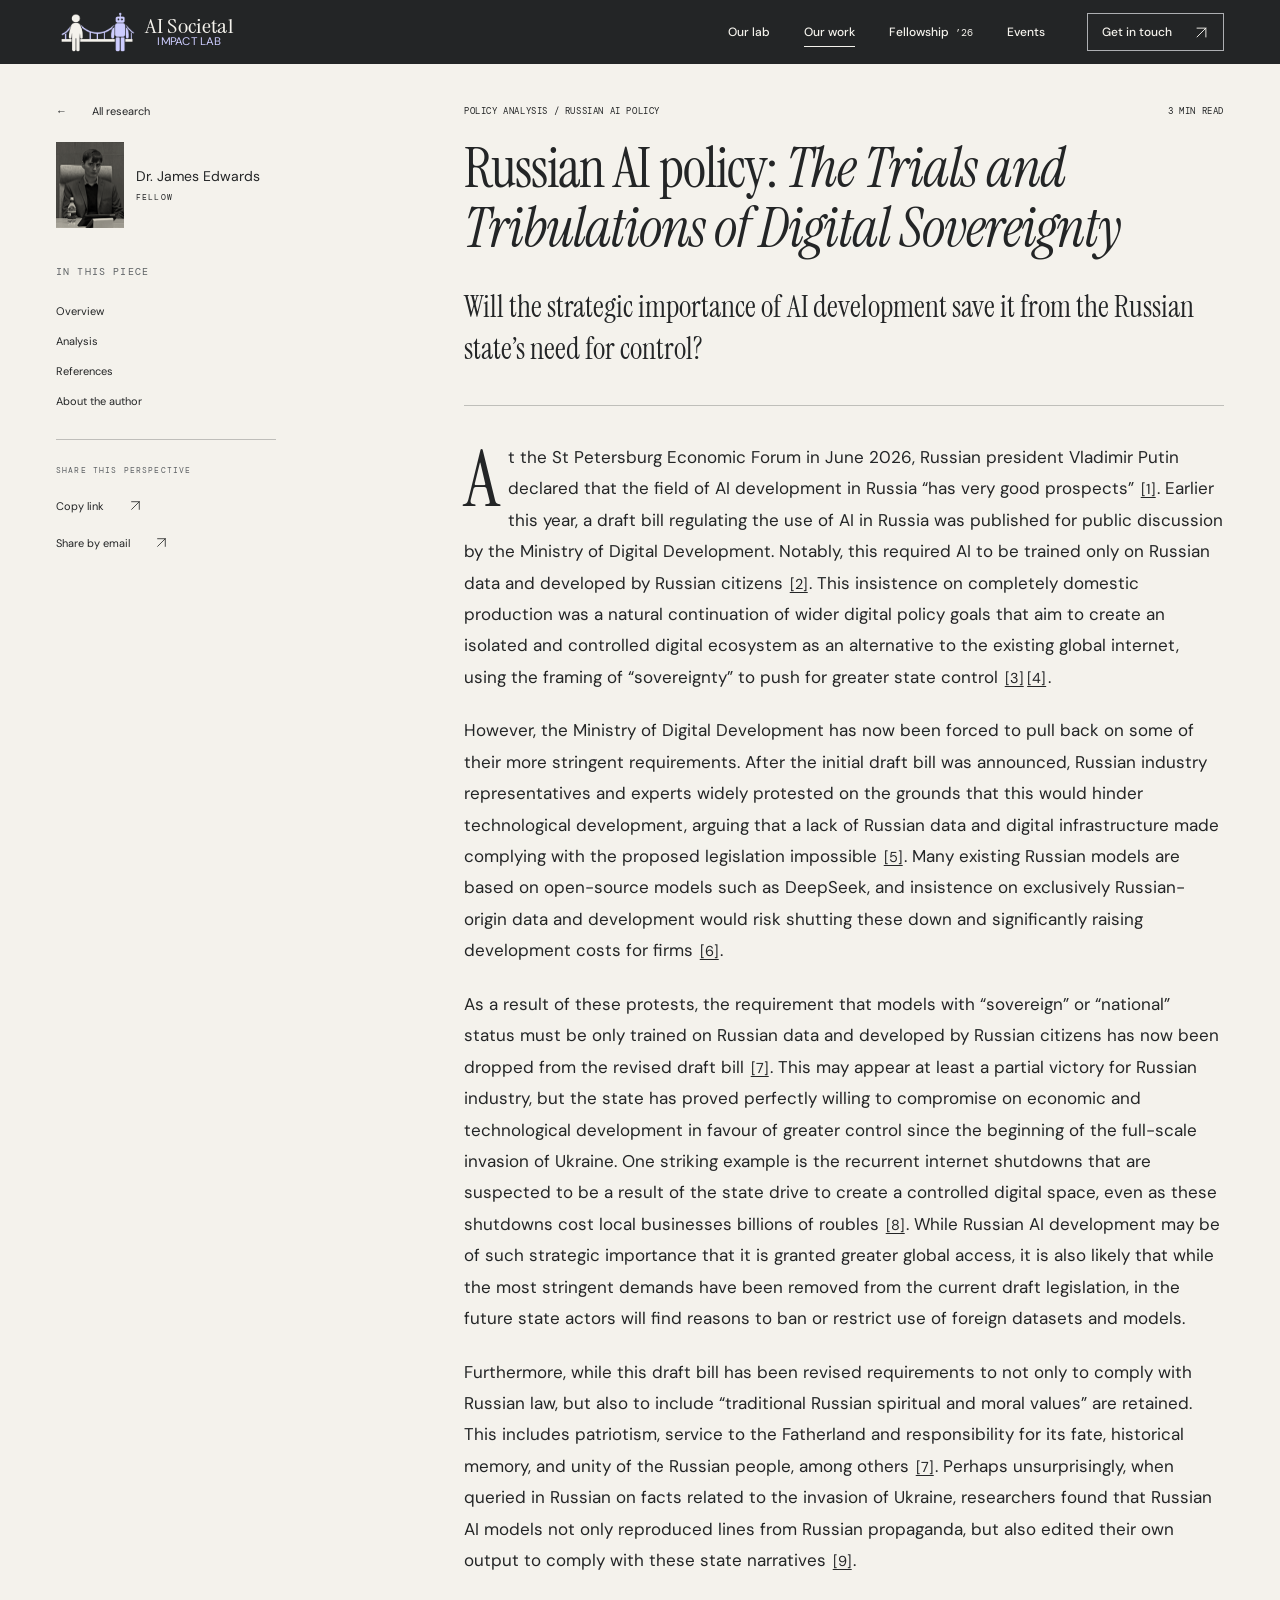
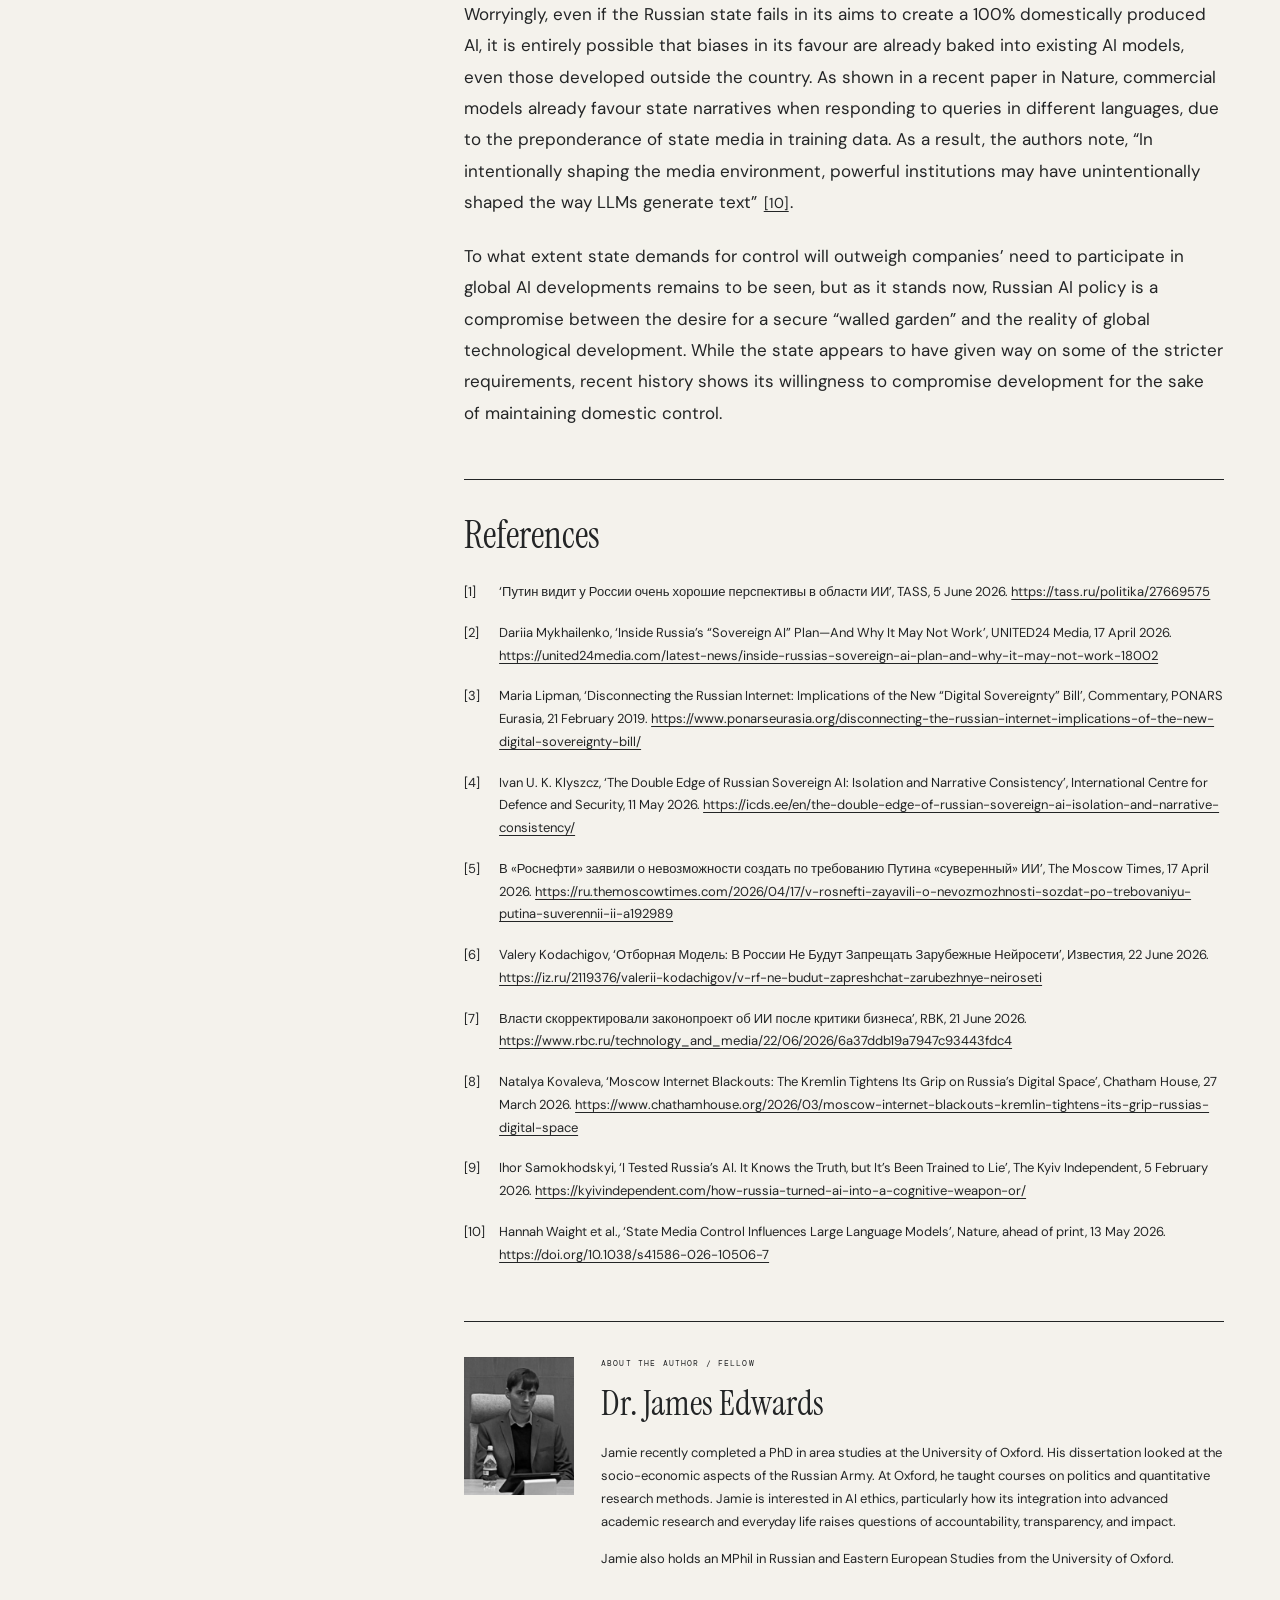
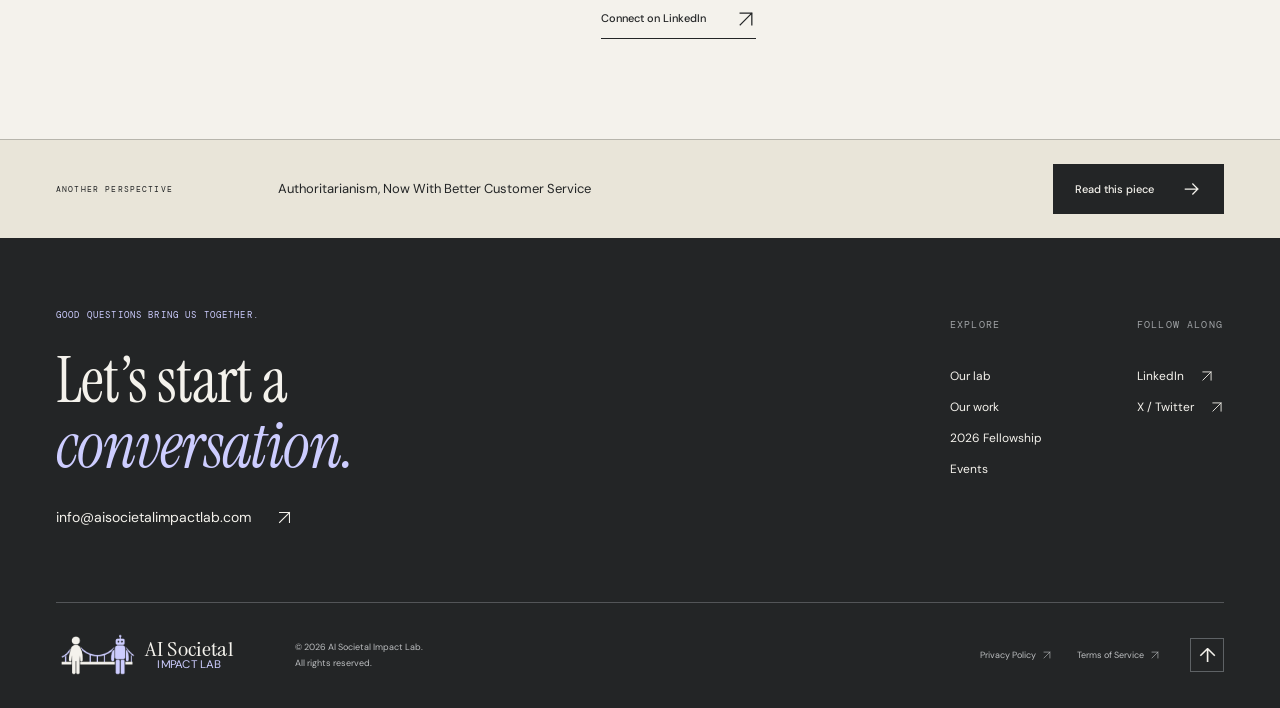
<file: ourwork/russian-ai-policy-digital-sovereignty/index.html>
<!doctype html>
<html lang="en" class="article-page">
  <head>
    <meta charset="UTF-8" />
    <meta name="viewport" content="width=device-width, initial-scale=1" />
    <meta name="theme-color" content="#232526" />
    <title>
      Russian AI policy: The Trials and Tribulations of Digital Sovereignty — AI Societal Impact Lab
    </title>
    <meta
      name="description"
      content="Will the strategic importance of AI development save it from the Russian state’s need for control?"
    />
    <link
      rel="canonical"
      href="https://aisocietalimpactlab.com/ourwork/russian-ai-policy-digital-sovereignty/"
    />
    <meta
      property="og:title"
      content="Russian AI policy: The Trials and Tribulations of Digital Sovereignty — AI Societal Impact Lab"
    />
    <meta
      property="og:description"
      content="Will the strategic importance of AI development save it from the Russian state’s need for control?"
    />
    <meta property="og:type" content="article" />
    <meta
      property="og:url"
      content="https://aisocietalimpactlab.com/ourwork/russian-ai-policy-digital-sovereignty/"
    />
    <meta
      property="og:image"
      content="https://aisocietalimpactlab.com/assets/social-preview.jpg"
    />
    <meta property="og:image:width" content="1200" />
    <meta property="og:image:height" content="630" />
    <meta
      property="og:image:alt"
      content="AI Societal Impact Lab — Bridging technology and society"
    />
    <meta name="twitter:card" content="summary_large_image" />
    <link rel="icon" href="../../assets/favicon.png" type="image/png" />
    <link rel="stylesheet" href="../../assets/styles.css?v=20260924-banner-type" />
    <script src="../../assets/script.js?v=20260924-citations" defer></script>
  </head>
  <body>
    <div id="top">
      <a href="#main" class="skip-link">Skip to content</a>
      <header class="site-header">
        <div class="container header-inner">
          <a class="brand" aria-label="AI Societal Impact Lab home" href="../../index.html"
            ><img class="brand-mark" src="../../assets/artwork/homepage/logo_dark.png" width="901" height="514" alt="" aria-hidden="true" />
            <span class="brand-wordmark"><span class="brand-name">AI Societal</span><span class="brand-subtitle">Impact Lab</span></span></a
          ><button class="menu-toggle" aria-expanded="false" aria-controls="main-navigation">
            <span>Menu</span><span class="menu-lines" aria-hidden="true"><i></i><i></i></span>
          </button>
          <nav id="main-navigation" aria-label="Main navigation" class="navigation">
            <a class="" href="../../index.html">Our lab</a
            ><a aria-current="page" class="active" href="../index.html">Our work</a
            ><a class="" href="../../fellowship-autumn-2026/index.html"
              >Fellowship <span class="nav-year">’26</span></a
            ><a class="" href="../../events/index.html">Events</a
            ><a class="header-contact" href="mailto:info@aisocietalimpactlab.com"
              >Get in touch
              <svg
                class="arrow"
                width="20"
                height="20"
                viewBox="0 0 24 24"
                fill="none"
                aria-hidden="true"
              >
                <path
                  d="M5 19 19 5M5 5h14v14"
                  stroke="currentColor"
                  stroke-width="1.5"
                  stroke-linecap="square"
                ></path></svg
            ></a>
          </nav>
        </div>
      </header>
      <main id="main" tabindex="-1">
        <section class="article-reading section-space">
          <div class="container reading-layout">
            <aside class="reading-sidebar">
<a class="back-link" href="../index.html"
              ><span aria-hidden="true">←</span> All research</a
            >
<div class="article-header-author">
              <div class="sidebar-portrait"><img src="../../assets/images/james-edwards.webp" alt="" width="48" height="48" /></div>
              <div><span>Dr. James Edwards</span><span class="eyebrow">Fellow</span></div>
            </div>
              <span class="eyebrow">IN THIS PIECE</span><a href="#overview">Overview</a
              ><a href="#analysis">Analysis</a><a href="#references">References</a
              ><a href="#author">About the author</a>
              <div class="share-controls">
                <span class="eyebrow">SHARE THIS PERSPECTIVE</span
                ><button data-copy-link="" data-enhancement="" hidden="">
                  Copy link<svg
                    class="arrow"
                    width="20"
                    height="20"
                    viewBox="0 0 24 24"
                    fill="none"
                    aria-hidden="true"
                  >
                    <path
                      d="M5 19 19 5M5 5h14v14"
                      stroke="currentColor"
                      stroke-width="1.5"
                      stroke-linecap="square"
                    ></path>
                  </svg></button
                ><span class="sr-only" role="status"></span
                ><a
                  href="mailto:?subject=Russian%20AI%20policy%3A%20The%20Trials%20and%20Tribulations%20of%20Digital%20Sovereignty&amp;body=https%3A%2F%2Faisocietalimpactlab.com%2Fourwork%2Frussian-ai-policy-digital-sovereignty%2F"
                  >Share by email
                  <svg
                    class="arrow"
                    width="20"
                    height="20"
                    viewBox="0 0 24 24"
                    fill="none"
                    aria-hidden="true"
                  >
                    <path
                      d="M5 19 19 5M5 5h14v14"
                      stroke="currentColor"
                      stroke-width="1.5"
                      stroke-linecap="square"
                    ></path></svg></a
                ><label class="copy-fallback" hidden=""
                  ><span class="sr-only">Article link</span
                  ><input type="text" readonly="" aria-label="Article link"
                /></label>
              </div>
            </aside>
            <article class="article-body">
              <header class="article-heading">
<div class="article-meta">
              <span>Policy analysis / Russian AI policy</span><span>3 MIN READ</span>
            </div>
                <h1>Russian AI policy: <em>The Trials and Tribulations of Digital Sovereignty</em></h1>
              </header>
              <p class="article-standfirst" id="overview">
                Will the strategic importance of AI development save it from the Russian state’s
                need for control?
              </p>
              <div class="prose article-prose" id="analysis">
                <p>
                  At the St Petersburg Economic Forum in June 2026, Russian president Vladimir Putin
                  declared that the field of AI development in Russia “has very good
                  prospects” <a class="citation" href="#ref-1" aria-label="Reference 1">[1]</a>.&nbsp;Earlier this year, a draft bill regulating the use of AI in
                  Russia was published for public discussion by the Ministry of Digital Development.
                  Notably, this required AI to be trained only on Russian data and developed by
                  Russian citizens <a class="citation" href="#ref-2" aria-label="Reference 2">[2]</a>. This insistence on completely domestic production was a
                  natural continuation of wider digital policy goals that aim to create an isolated
                  and controlled digital ecosystem as an alternative to the existing global
                  internet, using the framing of “sovereignty” to push for greater state
                  control <a class="citation" href="#ref-3" aria-label="Reference 3">[3]</a><a class="citation" href="#ref-4" aria-label="Reference 4">[4]</a>.
                </p>

                <p>
                  However, the Ministry of Digital Development has now been forced to pull back on
                  some of their more stringent requirements. After the initial draft bill was
                  announced, Russian industry representatives and experts widely protested on the
                  grounds that this would hinder technological development, arguing that a lack of
                  Russian data and digital infrastructure made complying with the proposed
                  legislation impossible <a class="citation" href="#ref-5" aria-label="Reference 5">[5]</a>. Many existing Russian models are based on open-source
                  models such as DeepSeek, and insistence on exclusively Russian-origin data and
                  development would risk shutting these down and significantly raising development
                  costs for firms <a class="citation" href="#ref-6" aria-label="Reference 6">[6]</a>.&nbsp;
                </p>

                <p>
                  As a result of these protests, the requirement that models with “sovereign” or
                  “national” status must be only trained on Russian data and developed by Russian
                  citizens has now been dropped from the revised draft bill <a class="citation" href="#ref-7" aria-label="Reference 7">[7]</a>. This may appear at
                  least a partial victory for Russian industry, but the state has proved perfectly
                  willing to compromise on economic and technological development in favour of
                  greater control since the beginning of the full-scale invasion of Ukraine. One
                  striking example is the recurrent internet shutdowns that are suspected to be a
                  result of the state drive to create a controlled digital space, even as these
                  shutdowns cost local businesses billions of roubles <a class="citation" href="#ref-8" aria-label="Reference 8">[8]</a>. While Russian AI
                  development may be of such strategic importance that it is granted greater global
                  access, it is also likely that while the most stringent demands have been removed
                  from the current draft legislation, in the future state actors will find reasons
                  to ban or restrict use of foreign datasets and models.
                </p>

                <p>
                  Furthermore, while this draft bill has been revised requirements to not only to
                  comply with Russian law, but also to include “traditional Russian spiritual and
                  moral values” are retained. This includes patriotism, service to the Fatherland
                  and responsibility for its fate, historical memory, and unity of the Russian
                  people, among others <a class="citation" href="#ref-7" aria-label="Reference 7">[7]</a>. Perhaps unsurprisingly, when queried in Russian on facts
                  related to the invasion of Ukraine, researchers found that Russian AI models not
                  only reproduced lines from Russian propaganda, but also edited their own output to
                  comply with these state narratives <a class="citation" href="#ref-9" aria-label="Reference 9">[9]</a>.
                </p>

                <p>
                  Worryingly, even if the Russian state fails in its aims to create a 100%
                  domestically produced AI, it is entirely possible that biases in its favour are
                  already baked into existing AI models, even those developed outside the country.
                  As shown in a recent paper in Nature, commercial models already favour state
                  narratives when responding to queries in different languages, due to the
                  preponderance of state media in training data. As a result, the authors note, “In
                  intentionally shaping the media environment, powerful institutions may have
                  unintentionally shaped the way LLMs generate text” <a class="citation" href="#ref-10" aria-label="Reference 10">[10]</a>.
                </p>

                <p>
                  To what extent state demands for control will outweigh companies’ need to
                  participate in global AI developments remains to be seen, but as it stands now,
                  Russian AI policy is a compromise between the desire for a secure “walled garden”
                  and the reality of global technological development. While the state appears to
                  have given way on some of the stricter requirements, recent history shows its
                  willingness to compromise development for the sake of maintaining domestic
                  control.
                </p>
              </div>
              <section class="article-references" id="references">
                <h2>References</h2>
                <ol class="prose reference-list">
                  <li id="ref-1" tabindex="-1">‘Путин видит у России очень хорошие перспективы в области ИИ’, TASS, 5 June 2026.  <a href="https://tass.ru/politika/27669575" target="_blank" rel="noopener noreferrer">https://tass.ru/politika/27669575</a></li>
                  <li id="ref-2" tabindex="-1">Dariia Mykhailenko, ‘Inside Russia’s “Sovereign AI” Plan—And Why It May Not Work’, UNITED24 Media, 17 April 2026. <a href="https://united24media.com/latest-news/inside-russias-sovereign-ai-plan-and-why-it-may-not-work-18002" target="_blank" rel="noopener noreferrer">https://united24media.com/latest-news/inside-russias-sovereign-ai-plan-and-why-it-may-not-work-18002</a></li>
                  <li id="ref-3" tabindex="-1">Maria Lipman, ‘Disconnecting the Russian Internet: Implications of the New “Digital Sovereignty” Bill’, Commentary, PONARS Eurasia, 21 February 2019. <a href="https://www.ponarseurasia.org/disconnecting-the-russian-internet-implications-of-the-new-digital-sovereignty-bill/" target="_blank" rel="noopener noreferrer">https://www.ponarseurasia.org/disconnecting-the-russian-internet-implications-of-the-new-digital-sovereignty-bill/</a></li>
                  <li id="ref-4" tabindex="-1">Ivan U. K. Klyszcz, ‘The Double Edge of Russian Sovereign AI: Isolation and Narrative Consistency’, International Centre for Defence and Security, 11 May 2026. <a href="https://icds.ee/en/the-double-edge-of-russian-sovereign-ai-isolation-and-narrative-consistency/" target="_blank" rel="noopener noreferrer">https://icds.ee/en/the-double-edge-of-russian-sovereign-ai-isolation-and-narrative-consistency/</a></li>
                  <li id="ref-5" tabindex="-1">В «Роснефти» заявили о невозможности создать по требованию Путина «суверенный» ИИ’, The Moscow Times, 17 April 2026. <a href="https://ru.themoscowtimes.com/2026/04/17/v-rosnefti-zayavili-o-nevozmozhnosti-sozdat-po-trebovaniyu-putina-suverennii-ii-a192989" target="_blank" rel="noopener noreferrer">https://ru.themoscowtimes.com/2026/04/17/v-rosnefti-zayavili-o-nevozmozhnosti-sozdat-po-trebovaniyu-putina-suverennii-ii-a192989</a></li>
                  <li id="ref-6" tabindex="-1">Valery Kodachigov, ‘Отборная Модель: В России Не Будут Запрещать Зарубежные Нейросети’, Известия, 22 June 2026. <a href="https://iz.ru/2119376/valerii-kodachigov/v-rf-ne-budut-zapreshchat-zarubezhnye-neiroseti" target="_blank" rel="noopener noreferrer">https://iz.ru/2119376/valerii-kodachigov/v-rf-ne-budut-zapreshchat-zarubezhnye-neiroseti</a></li>
                  <li id="ref-7" tabindex="-1">Власти скорректировали законопроект об ИИ после критики бизнеса’, RBK, 21 June 2026. <a href="https://www.rbc.ru/technology_and_media/22/06/2026/6a37ddb19a7947c93443fdc4" target="_blank" rel="noopener noreferrer">https://www.rbc.ru/technology_and_media/22/06/2026/6a37ddb19a7947c93443fdc4</a></li>
                  <li id="ref-8" tabindex="-1">Natalya Kovaleva, ‘Moscow Internet Blackouts: The Kremlin Tightens Its Grip on Russia’s Digital Space’, Chatham House, 27 March 2026. <a href="https://www.chathamhouse.org/2026/03/moscow-internet-blackouts-kremlin-tightens-its-grip-russias-digital-space" target="_blank" rel="noopener noreferrer">https://www.chathamhouse.org/2026/03/moscow-internet-blackouts-kremlin-tightens-its-grip-russias-digital-space</a></li>
                  <li id="ref-9" tabindex="-1">Ihor Samokhodskyi, ‘I Tested Russia’s AI. It Knows the Truth, but It’s Been Trained to Lie’, The Kyiv Independent, 5 February 2026. <a href="https://kyivindependent.com/how-russia-turned-ai-into-a-cognitive-weapon-or/" target="_blank" rel="noopener noreferrer">https://kyivindependent.com/how-russia-turned-ai-into-a-cognitive-weapon-or/</a></li>
                  <li id="ref-10" tabindex="-1">Hannah Waight et al., ‘State Media Control Influences Large Language Models’, Nature, ahead of print, 13 May 2026. <a href="https://doi.org/10.1038/s41586-026-10506-7" target="_blank" rel="noopener noreferrer">https://doi.org/10.1038/s41586-026-10506-7</a></li>
                </ol>
              </section>
              <section class="author-bio" id="author">
                <img
                  src="../../assets/images/james-edwards.webp"
                  alt="Dr. James Edwards"
                  loading="lazy"
                />
                <div>
                  <span class="eyebrow">ABOUT THE AUTHOR / Fellow</span>
                  <h2>Dr. James Edwards</h2>
                  <div class="prose">
                    <p>
                      Jamie recently completed a PhD in area studies at the University of Oxford.
                      His dissertation looked at the socio-economic aspects of the Russian Army. At
                      Oxford, he taught courses on politics and quantitative research methods. Jamie
                      is interested in AI ethics, particularly how its integration into advanced
                      academic research and everyday life raises questions of accountability,
                      transparency, and impact.
                    </p>

                    <p>
                      Jamie also holds an MPhil in Russian and Eastern European Studies from the
                      University of Oxford.
                    </p>
                  </div>
                  <a
                    class="text-link"
                    href="https://www.linkedin.com/in/jamie-edwards-bb0876158/"
                    target="_blank"
                    rel="noreferrer"
                    >Connect on LinkedIn
                    <svg
                      class="arrow"
                      width="20"
                      height="20"
                      viewBox="0 0 24 24"
                      fill="none"
                      aria-hidden="true"
                    >
                      <path
                        d="M5 19 19 5M5 5h14v14"
                        stroke="currentColor"
                        stroke-width="1.5"
                        stroke-linecap="square"
                      ></path></svg
                  ></a>
                </div>
              </section>
            </article>
          </div>
        </section>
        <section class="next-article">
          <div class="container">
            <span class="eyebrow">ANOTHER PERSPECTIVE</span>
            <h2><a href="../authoritarianism-better-customer-service/index.html">Authoritarianism, Now With Better Customer Service</a></h2>
            <a class="button next-article-cta" href="../authoritarianism-better-customer-service/index.html">Read this piece<svg class="arrow" width="20" height="20" viewBox="0 0 24 24" fill="none" aria-hidden="true"><path d="M4 12h15m-6-6 6 6-6 6" stroke="currentColor" stroke-width="1.5" stroke-linecap="square"></path></svg></a>
          </div>
        </section>
      </main>
      <footer class="site-footer">
        <div class="container">
          <div class="footer-top">
            <div>
              <span class="eyebrow">GOOD QUESTIONS BRING US TOGETHER.</span>
              <h2>Let’s start a<br /><em>conversation.</em></h2>
              <a href="mailto:info@aisocietalimpactlab.com" class="footer-email"
                >info@aisocietalimpactlab.com<svg
                  class="arrow"
                  width="20"
                  height="20"
                  viewBox="0 0 24 24"
                  fill="none"
                  aria-hidden="true"
                >
                  <path
                    d="M5 19 19 5M5 5h14v14"
                    stroke="currentColor"
                    stroke-width="1.5"
                    stroke-linecap="square"
                  ></path></svg
              ></a>
            </div>
            <div class="footer-links">
              <div>
                <span class="eyebrow">EXPLORE</span><a href="../../index.html#about">Our lab</a
                ><a href="../index.html">Our work</a
                ><a href="../../fellowship-autumn-2026/index.html">2026 Fellowship</a
                ><a href="../../events/index.html">Events</a>
              </div>
              <div>
                <span class="eyebrow">FOLLOW ALONG</span
                ><a
                  href="https://www.linkedin.com/company/ai-societal-impact-lab/"
                  target="_blank"
                  rel="noreferrer"
                  >LinkedIn
                  <svg
                    class="arrow"
                    width="20"
                    height="20"
                    viewBox="0 0 24 24"
                    fill="none"
                    aria-hidden="true"
                  >
                    <path
                      d="M5 19 19 5M5 5h14v14"
                      stroke="currentColor"
                      stroke-width="1.5"
                      stroke-linecap="square"
                    ></path></svg></a
                ><a href="https://x.com/AISocietalab" target="_blank" rel="noreferrer"
                  >X / Twitter
                  <svg
                    class="arrow"
                    width="20"
                    height="20"
                    viewBox="0 0 24 24"
                    fill="none"
                    aria-hidden="true"
                  >
                    <path
                      d="M5 19 19 5M5 5h14v14"
                      stroke="currentColor"
                      stroke-width="1.5"
                      stroke-linecap="square"
                    ></path></svg
                ></a>
              </div>
            </div>
          </div>
          <div class="footer-bottom">
            <a
              class="brand brand-footer"
              aria-label="AI Societal Impact Lab home"
              href="../../index.html"
              ><img class="brand-mark" src="../../assets/artwork/homepage/logo_dark.png" width="901" height="514" alt="" aria-hidden="true" />
            <span class="brand-wordmark"><span class="brand-name">AI Societal</span><span class="brand-subtitle">Impact Lab</span></span></a
            ><span>© 2026 AI Societal Impact Lab.<br />All rights reserved.</span>
            <div class="legal-links">
              <a
                href="../../privacy-policy/index.html"
                >Privacy Policy
                <svg
                  class="arrow"
                  width="20"
                  height="20"
                  viewBox="0 0 24 24"
                  fill="none"
                  aria-hidden="true"
                >
                  <path
                    d="M5 19 19 5M5 5h14v14"
                    stroke="currentColor"
                    stroke-width="1.5"
                    stroke-linecap="square"
                  ></path></svg></a
              ><a
                href="../../terms-of-service/index.html"
                >Terms of Service
                <svg
                  class="arrow"
                  width="20"
                  height="20"
                  viewBox="0 0 24 24"
                  fill="none"
                  aria-hidden="true"
                >
                  <path
                    d="M5 19 19 5M5 5h14v14"
                    stroke="currentColor"
                    stroke-width="1.5"
                    stroke-linecap="square"
                  ></path></svg
              ></a>
            </div>
            <a href="#top" class="back-top" aria-label="Back to top">↑</a>
          </div>
        </div>
      </footer>
    </div>
  </body>
</html>
</file>
<file: assets/styles.css>
@font-face {
  font-family: "Instrument Serif";
  font-style: normal;
  font-weight: 400;
  font-display: swap;
  src: url("fonts/instrument-serif-400-normal.woff2") format("woff2");
}
@font-face {
  font-family: "Instrument Serif";
  font-style: italic;
  font-weight: 400;
  font-display: swap;
  src: url("fonts/instrument-serif-400-italic.woff2") format("woff2");
}
@font-face {
  font-family: "DM Sans";
  font-style: normal;
  font-weight: 400;
  font-display: swap;
  src: url("fonts/dm-sans-400-normal.woff2") format("woff2");
}
@font-face {
  font-family: "DM Sans";
  font-style: normal;
  font-weight: 500;
  font-display: swap;
  src: url("fonts/dm-sans-500-normal.woff2") format("woff2");
}
@font-face {
  font-family: "DM Sans";
  font-style: normal;
  font-weight: 600;
  font-display: swap;
  src: url("fonts/dm-sans-600-normal.woff2") format("woff2");
}
@font-face {
  font-family: "DM Mono";
  font-style: normal;
  font-weight: 400;
  font-display: swap;
  src: url("fonts/dm-mono-400-normal.woff2") format("woff2");
}
:root {
  font-family: "DM Sans", sans-serif;
  color: var(--ink);
  background: var(--paper);
  font-synthesis: none;
  text-rendering: optimizeLegibility;
  -webkit-font-smoothing: antialiased;
  --ink: var(--grey-shade-70);
  --lilac: var(--lavender-blue);

  /* Lavender Blue palette */
  --lavender-blue: #cdcdff;
  --lavender-blue-shade-10: #babaec;
  --lavender-blue-shade-20: #a7a7d9;
  --lavender-blue-shade-30: #9494c6;
  --lavender-blue-shade-40: #8080b2;
  --lavender-blue-shade-50: #6d6d9f;
  --lavender-blue-shade-60: #5a5a8c;
  --lavender-blue-shade-70: #444469;
  --lavender-blue-shade-80: #2d2d46;
  --lavender-blue-shade-90: #171723;
  --lavender-blue-tint-10: #d2d2ff;
  --lavender-blue-tint-20: #d7d7ff;
  --lavender-blue-tint-30: #dcdcff;
  --lavender-blue-tint-40: #e1e1ff;
  --lavender-blue-tint-50: #e6e6ff;
  --lavender-blue-tint-60: #ebebff;
  --lavender-blue-tint-70: #f0f0ff;
  --lavender-blue-tint-80: #f5f5ff;
  --lavender-blue-tint-90: #fafaff;

  /* Grey palette */
  --grey: #767a7e;
  --grey-shade-10: #6a6e71;
  --grey-shade-20: #5e6265;
  --grey-shade-30: #535558;
  --grey-shade-40: #47494c;
  --grey-shade-50: #3b3d3f;
  --grey-shade-60: #2f3132;
  --grey-shade-70: #232526;
  --grey-shade-80: #181819;
  --grey-shade-90: #0c0c0d;
  --grey-tint-10: #84878b;
  --grey-tint-20: #919598;
  --grey-tint-30: #9fa2a5;
  --grey-tint-40: #adafb2;
  --grey-tint-50: #bbbdbf;
  --grey-tint-60: #c8cacb;
  --grey-tint-70: #d6d7d8;
  --grey-tint-80: #e3e4e5;
  --grey-tint-90: #f1f2f2;

  /* Cream palette; the current paper background is the 80% tint. */
  --cream-base: #c8bea0;
  --cream-shade-10: #b4ab90;
  --cream-shade-20: #a09880;
  --cream-shade-30: #8c8570;
  --cream-shade-40: #787260;
  --cream-shade-50: #645f50;
  --cream-shade-60: #504c40;
  --cream-shade-70: #3c3930;
  --cream-shade-80: #282620;
  --cream-shade-90: #141310;
  --cream-tint-10: #cec5aa;
  --cream-tint-20: #d3cbb3;
  --cream-tint-30: #d9d2bd;
  --cream-tint-40: #ded8c6;
  --cream-tint-50: #e4dfd0;
  --cream-tint-60: #e9e5d9;
  --cream-tint-70: #efece3;
  --cream-tint-80: #f4f2ec;
  --cream-tint-90: #faf9f6;

  --paper: var(--cream-tint-80);
  --muted: var(--grey-shade-20);
  --line: color-mix(in srgb, var(--ink) 25%, transparent);
  --accent: var(--lavender-blue-shade-60);
  --serif: "Instrument Serif", Georgia, serif;
  --mono: "DM Mono", monospace;
}
* {
  box-sizing: border-box;
}
html {
  scroll-behavior: smooth;
  scroll-padding-top: 30px;
}
body {
  margin: 0;
}
button,
input {
  font: inherit;
}
button,
a,
input {
  -webkit-tap-highlight-color: transparent;
}
button,
a {
  touch-action: manipulation;
}
button {
  color: inherit;
}
button {
  cursor: pointer;
}
a {
  color: inherit;
  text-decoration: none;
}
img,
svg {
  display: block;
}
img {
  max-width: 100%;
  object-fit: cover;
}
button {
  border-radius: 0;
}
p {
  line-height: 1.65;
}
h1,
h2,
h3,
p,
figure {
  margin: 0;
}
h1,
h2,
h3 {
  font-weight: 400;
}
em {
  font-weight: 400;
}
h1,
h2,
h3 {
  text-wrap: balance;
}
::selection {
  background: var(--ink);
  color: var(--lilac);
}
:focus-visible {
  outline: 2px solid currentColor;
  outline-offset: 5px;
}
main:focus {
  outline: none;
}
main {
  min-height: 60vh;
}
.container {
  width: calc(100% - 112px);
  max-width: 1328px;
  margin-inline: auto;
}
.section-space {
  padding-block: 100px;
}
.eyebrow {
  font: 400 10px/1.55 var(--mono);
  letter-spacing: 1.15px;
  text-transform: uppercase;
  display: block;
}
.arrow {
  flex-shrink: 0;
  transition: transform 0.2s ease;
}
.text-link {
  display: inline-flex;
  align-items: center;
  justify-content: space-between;
  gap: 30px;
  font-size: 13px;
  font-weight: 500;
  border-bottom: 1px solid var(--ink);
  padding: 9px 0;
  line-height: 1.4;
}
.text-link:hover .arrow {
  transform: translateX(4px);
}
.button {
  display: inline-flex;
  justify-content: space-between;
  align-items: center;
  gap: 42px;
  min-height: 50px;
  padding: 14px 21px;
  font-size: 13px;
  line-height: 1.5;
  border: 1px solid var(--ink);
  font-weight: 500;
  transition:
    background 0.2s,
    color 0.2s;
}
.button-dark {
  background: var(--ink);
  color: var(--paper);
}
.button-dark:hover {
  background: var(--grey-shade-40);
}
.button:hover .arrow {
  transform: translateX(3px);
}
.status-dot {
  width: 6px;
  height: 6px;
  background: currentColor;
  border-radius: 50%;
  display: inline-block;
  flex-shrink: 0;
}
.paper-lilac {
  background-color: var(--lilac);
  background-image: url("data:image/svg+xml,%3Csvg viewBox='0 0 180 180' xmlns='http://www.w3.org/2000/svg'%3E%3Cfilter id='n'%3E%3CfeTurbulence type='fractalNoise' baseFrequency='.92' numOctaves='3' stitchTiles='stitch'/%3E%3C/filter%3E%3Cpath fill='%23232526' opacity='.045' filter='url(%23n)' d='M0 0h180v180H0z'/%3E%3C/svg%3E");
}
.skip-link {
  position: fixed;
  left: 20px;
  top: -80px;
  background: var(--ink);
  color: var(--paper);
  padding: 14px 24px;
  z-index: 100;
}
.skip-link:focus {
  top: 12px;
}
.sr-only {
  position: absolute;
  width: 1px;
  height: 1px;
  overflow: hidden;
  clip: rect(0, 0, 0, 0);
  white-space: nowrap;
}

/* A compact masthead, with a bridge mark that connects to the original identity. */
.site-header {
  background: var(--lilac);
}
.header-inner {
  height: 111px;
  border-bottom: 1px solid var(--line);
  display: flex;
  align-items: center;
  justify-content: space-between;
  gap: 30px;
}
.brand {
  display: inline-flex;
  align-items: center;
  gap: 13px;
  flex-shrink: 0;
  font-size: 20px;
  line-height: 1.12;
  font-weight: 500;
  letter-spacing: -0.8px;
}
.brand-mark {
  width: 45px;
  height: 45px;
}
.brand-period {
  color: var(--accent);
}
.navigation {
  display: flex;
  align-items: center;
  gap: 34px;
  font-size: 12px;
  font-weight: 500;
}
.navigation > a {
  position: relative;
  padding-block: 14px;
}
.navigation > a:not(.header-contact)::after {
  position: absolute;
  content: "";
  height: 1px;
  bottom: 7px;
  left: 0;
  right: 0;
  transform: scaleX(0);
  transform-origin: left;
  background: var(--ink);
  transition: transform 0.2s;
}
.navigation > a.active::after,
.navigation > a:hover::after {
  transform: scaleX(1);
}
.nav-year {
  font-family: var(--mono);
  font-size: 10px;
  margin-left: 3px;
}
.navigation .header-contact {
  border: 1px solid var(--ink);
  padding: 10px 14px;
  display: flex;
  gap: 22px;
  align-items: center;
  margin-left: 8px;
}
.header-contact:hover {
  background: var(--ink);
  color: var(--lilac);
}
.header-contact .arrow {
  width: 15px;
  height: 15px;
}
.menu-toggle {
  display: none;
}

/* One orchestrated opening sequence. Everything below stays still. */
@keyframes enter {
  from {
    opacity: 0;
    transform: translateY(16px);
  }
  to {
    opacity: 1;
    transform: translateY(0);
  }
}
.hero {
  overflow: hidden;
}
.hero-grid {
  display: grid;
  grid-template-columns: 1.13fr 1fr;
  gap: 18px;
  padding-top: 49px;
  padding-bottom: 42px;
}
.hero-copy {
  position: relative;
  z-index: 1;
}
.hero-eyebrow {
  display: flex;
  align-items: center;
  gap: 10px;
  margin-bottom: 28px;
  animation: enter 0.7s both;
}
.hero h1 {
  font-family: var(--serif);
  font-size: clamp(96px, 8.8vw, 132px);
  letter-spacing: -4px;
  line-height: 0.91;
  animation: enter 0.9s 0.08s both;
}
.hero-last {
  display: block;
  white-space: nowrap;
}
.hero h1 em {
  font-weight: 400;
}
.heading-period {
  font-family: var(--serif);
  font-size: 0.48em;
  vertical-align: top;
  display: inline-block;
  line-height: 1;
  margin-top: 10px;
  margin-left: 11px;
  color: var(--accent);
}
.hero-description {
  font-size: 16px;
  line-height: 1.6;
  max-width: 560px;
  margin-top: 29px;
  animation: enter 0.9s 0.17s both;
}
.hero-actions {
  display: flex;
  gap: 31px;
  align-items: center;
  margin-top: 24px;
  animation: enter 0.9s 0.24s both;
}
.hero-actions .text-link {
  border: none;
  font-size: 12px;
  gap: 17px;
}
.hero-actions .button {
  min-width: 196px;
}
.hero-art {
  align-self: center;
  width: 100%;
  max-width: 560px;
  justify-self: end;
  margin-top: 17px;
  animation: enter 1.2s 0.22s both;
  position: relative;
}
.art-topline {
  display: flex;
  justify-content: space-between;
  margin-inline: 18px;
  color: var(--grey-shade-30);
}
.art-topline .eyebrow {
  font-size: 8px;
  letter-spacing: 1.1px;
}
.orbital-artwork {
  width: 100%;
  height: auto;
  overflow: visible;
}
.hero-artwork {
  display: block;
  width: 100%;
  height: auto;
}
.hero-art .orbital-artwork {
  margin-block: -11px -14px;
  width: 100%;
  max-width: none;
  margin-left: 0;
}
.hero-art figcaption {
  display: flex;
  align-items: center;
  gap: 18px;
  font-family: var(--mono);
  font-size: 9px;
  line-height: 1.6;
  margin: 0 20px;
  color: var(--grey-shade-40);
}
.figure-cross {
  font-size: 31px;
  font-weight: 400;
  line-height: 1;
}
.figure-index {
  margin-left: auto;
  letter-spacing: 1.5px;
}
.hero-bottom {
  display: flex;
  align-items: center;
  justify-content: space-between;
  padding-block: 23px;
  border-top: 1px solid var(--line);
}
.hero-bottom .eyebrow {
  font-size: 9px;
  letter-spacing: 1px;
}
.scroll-cue {
  font-size: 11px;
  display: flex;
  align-items: center;
  gap: 34px;
}
.scroll-cue span {
  font-size: 21px;
  line-height: 1;
}
.fellowship-strip {
  background: var(--ink);
  color: var(--paper);
}
.fellowship-strip > .container {
  display: flex;
  align-items: center;
  gap: 52px;
  min-height: 73px;
}
.fellowship-strip .eyebrow {
  display: flex;
  gap: 10px;
  align-items: center;
  font-size: 8px;
  color: var(--lilac);
  flex-shrink: 0;
}
.fellowship-strip .status-dot {
  width: 5px;
  height: 5px;
}
.fellowship-strip a {
  display: flex;
  justify-content: space-between;
  align-items: center;
  gap: 30px;
  flex: 1;
  font-size: 13px;
}
.strip-detail {
  display: flex;
  gap: 22px;
  align-items: center;
  color: var(--lilac);
  font-size: 11px;
}
.strip-detail .arrow {
  width: 17px;
}
.fellowship-strip a:hover .arrow {
  transform: translateX(4px);
}

/* Research is arranged as an editorial feature and a pair of ruled entries. */
.section-heading {
  display: flex;
  align-items: flex-end;
  justify-content: space-between;
  gap: 40px;
}
.section-heading .eyebrow {
  margin-bottom: 21px;
  color: var(--muted);
}
.section-heading h2,
.about-section h2,
.home-events h2 {
  font: 400 clamp(48px, 4.35vw, 66px)/1.03 var(--serif);
  letter-spacing: -1.5px;
}
.section-heading > .text-link {
  margin-bottom: 4px;
}
.section-intro {
  margin-top: 21px;
  color: var(--muted);
  font-size: 14px;
  max-width: 530px;
}
.publications-layout {
  display: grid;
  grid-template-columns: 1.07fr 1fr;
  gap: 64px;
  margin-top: 42px;
}
.publication-art {
  position: relative;
  display: block;
  background: var(--grey-tint-80);
  overflow: hidden;
  height: 265px;
  border: 1px solid color-mix(in srgb, var(--ink) 6%, transparent);
}
.research-artwork {
  width: 100%;
  height: 100%;
  object-fit: cover;
}
.publication-art .research-artwork {
  transform: scale(1.12);
  color: var(--grey-shade-40);
}
.art-label {
  position: absolute;
  left: 21px;
  bottom: 19px;
  font-size: 8px;
  letter-spacing: 1px;
  background: var(--grey-tint-80);
  padding: 4px 6px;
}
.image-arrow {
  position: absolute;
  right: 0;
  bottom: 0;
  background: var(--ink);
  color: var(--paper);
  padding: 14px;
}
.publication-art:hover .image-arrow .arrow {
  transform: translate(2px, -2px);
}
.article-meta {
  display: flex;
  align-items: center;
  justify-content: space-between;
  gap: 20px;
  font: 400 9px/1.6 var(--mono);
  text-transform: uppercase;
  letter-spacing: 0.6px;
}
.featured-publication > .article-meta {
  margin-top: 24px;
}
.featured-publication h3 {
  font: 400 39px/1.07 var(--serif);
  letter-spacing: -0.4px;
  margin-top: 13px;
  max-width: 530px;
}
.featured-publication p {
  font-size: 13px;
  color: var(--muted);
  margin-top: 17px;
}
.article-byline {
  display: flex;
  align-items: center;
  justify-content: space-between;
  gap: 24px;
  font-size: 11px;
  margin-top: 21px;
}
.article-byline > .text-link {
  font-size: 11px;
  border: 0;
  padding: 0;
  gap: 20px;
}
.featured-publication .article-byline {
  border-top: 1px solid var(--line);
  padding-top: 18px;
}
.publications-stack {
  border-top: 1px solid var(--ink);
}
.publication-preview {
  padding-block: 23px 26px;
  border-bottom: 1px solid var(--line);
}
.publication-preview + .publication-preview {
  padding-top: 28px;
}
.publication-preview h3 {
  font: 400 34px/1.11 var(--serif);
  margin-top: 18px;
  letter-spacing: -0.4px;
}
.publication-preview p {
  font-size: 13px;
  color: var(--muted);
  margin-top: 15px;
}
.round-link {
  border: 1px solid var(--line);
  padding: 8px;
}
.round-link .arrow {
  width: 17px;
  height: 17px;
}
.round-link:hover {
  background: var(--lilac);
}
.featured-publication h3 a:hover,
.publication-preview h3 a:hover,
.research-row h2 a:hover {
  text-decoration: underline;
  text-decoration-thickness: 1px;
  text-underline-offset: 4px;
}
.topic-strip {
  border-top: 1px solid var(--ink);
  margin-top: 58px;
  padding-top: 21px;
  display: grid;
  grid-template-columns: 190px 1fr;
  gap: 25px;
}
.topic-strip > .eyebrow {
  font-size: 8px;
  padding-top: 5px;
}
.topic-strip > div {
  display: grid;
  grid-template-columns: 1fr 1fr;
  column-gap: 45px;
  row-gap: 15px;
}
.topic-strip a {
  display: flex;
  align-items: center;
  gap: 14px;
  font-size: 11px;
  padding-bottom: 9px;
  border-bottom: 1px solid var(--line);
}
.topic-strip .arrow {
  margin-left: auto;
  width: 14px;
  height: 14px;
}
.topic-number {
  font: 400 8px var(--mono);
  color: var(--muted);
}
.topic-strip a:hover {
  color: var(--accent);
}

.about-section {
  background: var(--ink);
  color: var(--paper);
  position: relative;
  overflow: hidden;
}
.about-grid {
  display: grid;
  grid-template-columns: 1fr 2fr;
  gap: 75px;
}
.about-label .eyebrow {
  color: var(--lilac);
}
.asterisk {
  font-size: 160px;
  color: var(--lilac);
  font-weight: 400;
  line-height: 1.2;
  margin-top: 39px;
}
.about-section h2 {
  font-size: 65px;
  line-height: 1.03;
}
.about-section h2 em {
  color: var(--lilac);
}
.mission-copy {
  margin-top: 29px;
  font-size: 17px;
  line-height: 1.8;
  max-width: 690px;
  color: var(--grey-tint-70);
}
.mission-copy p {
  line-height: 1.8;
}
.about-section .text-link {
  color: var(--lilac);
  border-color: var(--lilac);
  margin-top: 24px;
  font-size: 12px;
  gap: 40px;
}
.team-section .section-heading {
  align-items: flex-end;
  margin-bottom: 42px;
}
.team-intro {
  font-size: 14px;
  max-width: 310px;
  color: var(--muted);
  margin-bottom: 4px;
}
.team-grid {
  display: grid;
  grid-template-columns: repeat(5, minmax(0, 1fr));
  gap: 24px;
}
.person {
  display: block;
  min-width: 0;
  background: none;
  padding: 0;
  border: 0;
  text-align: left;
}
.portrait {
  position: relative;
  aspect-ratio: 0.79;
  overflow: hidden;
  background: var(--cream-tint-50);
  margin-bottom: 20px;
}
.portrait img {
  width: 100%;
  height: 100%;
  filter: grayscale(1);
  mix-blend-mode: multiply;
  transition: filter 0.25s ease;
}
.portrait > span {
  position: absolute;
  right: 0;
  bottom: 0;
  background: var(--lilac);
  padding: 11px;
  opacity: 0;
  transition: opacity 0.2s;
}
.person:hover .portrait > span,
.person:focus-visible .portrait > span {
  opacity: 1;
}
.person:hover img {
  filter: grayscale(0);
}
.person > .eyebrow {
  font-size: 8px;
  letter-spacing: 0.8px;
  margin-bottom: 8px;
  color: var(--muted);
}
.person h3 {
  font-size: 15px;
  letter-spacing: -0.25px;
  font-weight: 500;
}
.person > p {
  font-size: 10px;
  line-height: 1.5;
  color: var(--muted);
  margin-top: 7px;
  max-width: 150px;
}
.profile-dialog {
  background: var(--paper);
  color: var(--ink);
  padding: 60px 42px 42px;
  border: 1px solid var(--ink);
  width: min(940px, calc(100% - 40px));
  max-height: 85dvh;
  overflow: auto;
}
.profile-dialog::backdrop {
  background: color-mix(in srgb, var(--cream-shade-90) 70%, transparent);
  backdrop-filter: blur(4px);
}
.dialog-close {
  position: absolute;
  right: 18px;
  top: 10px;
  background: none;
  border: 0;
  font-size: 32px;
  line-height: 1;
  padding: 8px;
}
.profile-content {
  display: grid;
  grid-template-columns: 220px 1fr;
  gap: 38px;
}
.profile-content > .profile-portrait {
  width: 100%;
  height: 290px;
  max-height: 290px;
  align-self: start;
  background: var(--cream-tint-50);
  isolation: isolate;
  overflow: hidden;
}
.profile-portrait img {
  width: 100%;
  height: 100%;
  max-height: inherit;
  object-fit: cover;
  filter: grayscale(1);
  mix-blend-mode: multiply;
}
.profile-content h2 {
  font: 400 42px/1.1 var(--serif);
  margin-top: 15px;
  margin-bottom: 20px;
}
.profile-bio p {
  font-size: 14px !important;
  line-height: 1.7 !important;
}
.profile-content .text-link {
  margin-top: 15px;
}
.home-events {
  background: var(--cream-tint-60);
  padding-block: 63px 70px;
  border-top: 1px solid var(--line);
}
.home-events > .container > .eyebrow {
  color: var(--muted);
  margin-bottom: 25px;
}
.home-events-content {
  display: grid;
  grid-template-columns: 1.3fr 1fr;
  gap: 100px;
  align-items: center;
}
.home-events-content > div {
  max-width: 365px;
}
.home-events-content p {
  font-size: 15px;
  margin-bottom: 20px;
}
.home-events h2 {
  font-size: 60px;
}

.site-footer {
  background: var(--ink);
  color: var(--paper);
  padding-top: 71px;
}
.footer-top {
  display: flex;
  justify-content: space-between;
  gap: 70px;
  padding-bottom: 76px;
}
.footer-top > .footer-links {
  padding-top: 8px;
}
.footer-top > .footer-links .eyebrow {
  color: var(--grey-tint-30);
  margin-bottom: 20px;
}
.footer-top > div > .eyebrow {
  color: var(--lilac);
  font-size: 9px;
}
.footer-top h2 {
  font: 400 64px/1.02 var(--serif);
  letter-spacing: -1px;
  margin-top: 25px;
}
.footer-top h2 em {
  color: var(--lilac);
}
.footer-email {
  font-size: 14px;
  display: flex;
  align-items: center;
  gap: 25px;
  margin-top: 30px;
}
.footer-email .arrow {
  width: 17px;
  height: 17px;
}
.footer-links {
  display: flex;
  gap: 95px;
}
.footer-links > div {
  display: flex;
  flex-direction: column;
  align-items: flex-start;
  gap: 15px;
}
.footer-links a {
  font-size: 12px;
  display: flex;
  align-items: center;
  gap: 16px;
}
.footer-links .arrow {
  width: 14px;
  height: 14px;
}
.footer-links a:hover,
.footer-email:hover {
  color: var(--lilac);
}
.footer-bottom {
  border-top: 1px solid var(--grey-shade-30);
  padding-block: 27px 29px;
  display: flex;
  align-items: center;
  gap: 60px;
}
.brand-footer {
  font-size: 17px;
  color: var(--lilac);
  letter-spacing: -0.5px;
}
.brand-footer .brand-mark {
  width: 36px;
  height: 36px;
}
.brand-footer .brand-period {
  color: var(--paper);
}
.footer-bottom > span {
  font-size: 9px;
  line-height: 1.8;
  color: var(--grey-tint-50);
}
.legal-links {
  display: flex;
  gap: 25px;
  margin-left: auto;
}
.legal-links a {
  font-size: 9px;
  color: var(--grey-tint-50);
  display: flex;
  align-items: center;
  gap: 6px;
}
.legal-links .arrow {
  width: 10px;
  height: 10px;
}
.back-top {
  width: 34px;
  height: 34px;
  border: 1px solid var(--grey-shade-20);
  display: flex;
  align-items: center;
  justify-content: center;
  font-size: 20px;
  margin-left: -30px;
}
.back-top:hover {
  color: var(--lilac);
  border-color: var(--lilac);
}

/* The inner pages use the same typesetting and familiar reading conventions. */
.page-hero {
  padding-block: 65px 76px;
}
.page-hero > .container > .eyebrow {
  margin-bottom: 36px;
}
.page-heading-grid {
  display: grid;
  grid-template-columns: 1.45fr 1fr;
  gap: 80px;
  align-items: end;
}
.page-heading-grid h1 {
  font: 400 clamp(75px, 7.7vw, 112px)/1 var(--serif);
  letter-spacing: -2.5px;
}
.page-heading-grid > p {
  font-size: 17px;
  max-width: 400px;
  padding-bottom: 5px;
}
.research-index {
  padding-top: 47px;
}
.research-tools {
  display: flex;
  justify-content: space-between;
  align-items: center;
  gap: 40px;
}
.search-field {
  display: flex;
  gap: 13px;
  align-items: center;
  border-bottom: 1px solid var(--ink);
  padding-block: 12px;
  width: 335px;
}
.search-field input {
  background: none;
  border: none;
  outline: none;
  width: 100%;
  font-size: 12px;
  border-radius: 0;
  min-height: 24px;
  color: var(--ink);
}
.search-field:focus-within {
  outline: 2px solid var(--accent);
  outline-offset: 4px;
}
.search-field input:focus-visible {
  outline: none;
}
.search-field input::placeholder {
  color: var(--muted);
  opacity: 1;
}
.filters {
  display: flex;
  flex-wrap: wrap;
  gap: 10px;
  margin-top: 27px;
  border-top: 1px solid var(--line);
  padding-top: 24px;
}
.filters button {
  background: transparent;
  border: 1px solid var(--line);
  padding: 10px 14px;
  font-size: 11px;
  min-height: 40px;
  display: flex;
  gap: 20px;
  align-items: center;
  transition: background 0.15s;
}
.filters button[aria-pressed="true"] {
  background: var(--ink);
  color: var(--paper);
  border-color: var(--ink);
}
.filters button:hover:not([aria-pressed="true"]) {
  background: var(--lilac);
}
.filters button span {
  font: 400 8px var(--mono);
}
.result-count {
  margin-top: 30px;
  font-size: 9px;
  color: var(--muted);
}
.research-list {
  margin-top: 13px;
}
.research-row {
  display: grid;
  grid-template-columns: 330px 1fr;
  gap: 48px;
  padding-block: 38px;
  border-top: 1px solid var(--line);
}
.research-row:last-child,
.research-row.is-last-result {
  border-bottom: 1px solid var(--line);
}
.research-row-image {
  background: var(--grey-tint-80);
  height: 240px;
  display: block;
  align-self: start;
  color: var(--grey-shade-40);
  overflow: hidden;
}
.research-artwork-1 {
  background: var(--cream-tint-50);
}
.research-artwork-2 {
  background: var(--grey-tint-70);
}
.research-artwork-3 {
  background: var(--cream-tint-50);
}
.research-row h2 {
  font: 400 39px/1.1 var(--serif);
  letter-spacing: -0.4px;
  margin-top: 17px;
  max-width: 760px;
}
.research-row p {
  font-size: 14px;
  color: var(--muted);
  margin-top: 17px;
  max-width: 780px;
}
.research-row .article-byline {
  margin-top: 23px;
}
.empty-state {
  padding-block: 70px;
}
.empty-state h2 {
  font: 400 44px var(--serif);
}
.empty-state p {
  margin-top: 14px;
}
.empty-state button {
  margin-top: 28px;
}

.fellowship-hero {
  padding-block: 68px 78px;
  overflow: hidden;
}
.fellowship-hero-grid {
  display: grid;
  grid-template-columns: 1.4fr 0.8fr;
  gap: 100px;
  align-items: center;
}
.fellowship-hero h1 {
  font: 400 clamp(70px, 7.3vw, 107px)/1 var(--serif);
  letter-spacing: -2px;
  margin-top: 35px;
}
.fellowship-hero p {
  font-size: 17px;
  max-width: 610px;
  margin-top: 28px;
}
.closed-status {
  display: inline-flex;
  gap: 10px;
  align-items: center;
  margin-top: 25px;
  padding: 9px 13px;
  border: 1px solid var(--ink);
  font: 400 10px var(--mono);
}
.fellowship-seal {
  border: 1px solid var(--ink);
  padding: 28px 30px 32px;
  position: relative;
  transform: rotate(5deg);
  background: var(--lilac);
  max-width: 340px;
  width: 100%;
  justify-self: center;
}
.fellowship-seal:before {
  content: "";
  position: absolute;
  inset: 7px;
  border: 1px solid var(--line);
  pointer-events: none;
}
.fellowship-seal > .eyebrow {
  font-size: 10px;
  text-align: center;
  letter-spacing: 1.5px;
}
.seal-year {
  display: block;
  font: 400 150px/0.78 var(--serif);
  text-align: center;
  padding: 42px 10px;
}
.seal-year > span {
  display: block;
  font-style: italic;
}
.programme-facts {
  display: grid;
  grid-template-columns: repeat(4, 1fr);
  border-block: 1px solid var(--ink);
  padding-block: 26px;
  gap: 25px;
}
.programme-facts > div + div {
  border-left: 1px solid var(--line);
  padding-left: 26px;
}
.programme-facts .eyebrow {
  font-size: 9px;
  color: var(--muted);
}
.programme-facts p {
  font-size: 20px;
  margin-top: 12px;
  line-height: 1.25;
  letter-spacing: -0.6px;
}
.fellowship-details {
  padding-top: 40px;
}
.programme-layout {
  display: grid;
  grid-template-columns: 0.9fr 1.5fr;
  gap: 95px;
  margin-top: 76px;
}
.programme-layout aside {
  align-self: start;
  position: sticky;
  top: 35px;
}
.programme-layout aside h2 {
  font: 400 48px/1.05 var(--serif);
  margin-top: 21px;
}
.programme-layout aside > p {
  font-size: 14px;
  max-width: 240px;
  margin-top: 21px;
  color: var(--muted);
}
.programme-layout aside .text-link {
  margin-top: 23px;
  font-size: 11px;
}
.programme-section {
  display: grid;
  grid-template-columns: 32px 1fr;
  gap: 16px;
  padding-top: 26px;
  padding-bottom: 40px;
  border-top: 1px solid var(--line);
}
.programme-section > .eyebrow {
  padding-top: 9px;
  color: var(--muted);
}
.programme-section h3 {
  font: 400 36px/1.15 var(--serif);
  margin-bottom: 20px;
}
.programme-section .prose p {
  font-size: 15px;
  line-height: 1.8;
}
.application-note {
  background: var(--cream-tint-60);
  padding: 32px;
  margin-top: 8px;
}
.application-note h3 {
  font: 400 31px/1.1 var(--serif);
  margin-top: 15px;
}
.application-note p {
  font-size: 13px;
  line-height: 1.75;
  margin-top: 17px;
  color: var(--grey-shade-30);
}
.application-note details {
  margin-top: 23px;
  border-top: 1px solid var(--line);
  padding-top: 18px;
}
.application-note summary {
  cursor: pointer;
  font-size: 11px;
  line-height: 1.7;
}
.application-note details .prose {
  margin-top: 14px;
}
.application-note details .prose p {
  font-size: 12px;
}
.events-grid {
  display: grid;
  grid-template-columns: 1fr 1fr;
  gap: 110px;
  align-items: start;
}
.events-illustration {
  background: var(--cream-tint-60);
  --art-paper: var(--cream-tint-60);
  padding: 20px 20px 30px;
  border: 1px solid var(--line);
}
.events-illustration > .eyebrow {
  text-align: center;
  font-size: 8px;
  margin-top: 14px;
}
.events-copy > .eyebrow {
  color: var(--muted);
  margin-bottom: 22px;
}
.events-copy h2 {
  font: 400 55px/1.04 var(--serif);
  margin-bottom: 26px;
}
.events-copy .prose p {
  font-size: 16px;
}
.events-contact {
  margin-top: 35px;
  border-top: 1px solid var(--line);
  padding-top: 30px;
}
.events-contact > .eyebrow {
  font-size: 8px;
}
.events-contact h3 {
  font: 400 35px/1.1 var(--serif);
  margin-top: 18px;
}
.events-contact > p {
  font-size: 14px;
  color: var(--muted);
  margin-top: 16px;
}
.events-contact .button {
  margin-top: 22px;
}

.article-hero {
  padding-block: 40px 63px;
}
.back-link {
  display: inline-flex;
  align-items: center;
  gap: 12px;
  font-size: 11px;
  margin-bottom: 47px;
}
.back-link:hover {
  text-decoration: underline;
  text-underline-offset: 4px;
}
.article-hero .article-meta {
  max-width: 1000px;
}
.article-hero h1 {
  font: 400 clamp(55px, 5.3vw, 80px)/1.05 var(--serif);
  letter-spacing: -1.5px;
  max-width: 1050px;
  margin-top: 26px;
}
.article-header-author {
  display: flex;
  align-items: center;
  gap: 15px;
  margin-top: 31px;
}
.article-header-author img {
  width: 45px;
  height: 45px;
  filter: grayscale(1);
}
.article-header-author > div {
  display: flex;
  flex-direction: column;
  gap: 5px;
  font-size: 12px;
}
.article-header-author .eyebrow {
  font-size: 8px;
}
.reading-layout {
  display: grid;
  grid-template-columns: 220px minmax(0, 760px);
  gap: 80px;
  justify-content: space-between;
}
.article-reading {
  padding-top: 67px;
}
.reading-sidebar {
  display: flex;
  flex-direction: column;
  align-items: flex-start;
  gap: 16px;
  position: sticky;
  top: 35px;
  align-self: start;
}
.reading-sidebar > .eyebrow {
  margin-bottom: 8px;
  color: var(--muted);
}
.reading-sidebar > a,
.share-controls > a,
.share-controls > button {
  font-size: 11px;
  display: flex;
  align-items: center;
  gap: 25px;
}
.reading-sidebar > a:hover {
  text-decoration: underline;
  text-underline-offset: 4px;
}
.share-controls {
  width: 100%;
  border-top: 1px solid var(--line);
  margin-top: 15px;
  padding-top: 24px;
  display: flex;
  flex-direction: column;
  gap: 16px;
}
.share-controls .eyebrow {
  font-size: 8px;
  color: var(--muted);
}
.share-controls .arrow {
  width: 13px;
  height: 13px;
}
.share-controls button {
  border: 0;
  background: none;
  padding: 0;
  text-align: left;
  width: max-content;
  min-height: 28px;
}
.share-controls input {
  width: 100%;
  font-size: 11px;
  background: var(--paper);
  border: 1px solid var(--line);
  padding: 8px;
}
.article-standfirst {
  font: 400 30px/1.4 var(--serif);
  margin-bottom: 36px;
  padding-bottom: 35px;
  border-bottom: 1px solid var(--line);
}
.prose p {
  font-size: 17px;
  line-height: 1.85;
  margin-bottom: 22px;
}
.prose p:last-child {
  margin-bottom: 0;
}
.prose h2 {
  font: 400 35px/1.15 var(--serif);
  margin-top: 38px;
  margin-bottom: 20px;
}
.prose h2 strong {
  font-weight: 400;
}
.prose a {
  text-decoration: underline;
  text-underline-offset: 3px;
  overflow-wrap: anywhere;
}
.prose a:hover {
  color: var(--accent);
}
.prose ul,
.prose ol {
  padding-left: 24px;
  line-height: 1.8;
}
.prose strong {
  font-weight: 600;
}
.article-prose > p:first-child:first-letter {
  font-family: var(--serif);
  float: left;
  font-size: 77px;
  line-height: 0.8;
  margin-right: 9px;
  margin-top: 8px;
}
.original-article-figure {
  margin-block: 35px;
}
.original-article-figure img {
  width: 100%;
  height: auto;
}
.article-references {
  margin-top: 50px;
  padding-top: 35px;
  border-top: 1px solid var(--ink);
}
.article-references h2 {
  font: 400 38px/1.1 var(--serif);
  margin-bottom: 24px;
}
.article-references .prose p {
  font-size: 12px;
  line-height: 1.8;
  overflow-wrap: anywhere;
  margin-bottom: 17px;
}
.author-bio {
  margin-top: 55px;
  border-top: 1px solid var(--ink);
  padding-top: 35px;
  display: grid;
  grid-template-columns: 110px 1fr;
  gap: 27px;
}
.author-bio > img {
  width: 110px;
  aspect-ratio: 0.8;
  filter: grayscale(1);
}
.author-bio h2 {
  font: 400 35px/1.1 var(--serif);
  margin-top: 14px;
  margin-bottom: 20px;
}
.author-bio .eyebrow {
  font-size: 8px;
}
.author-bio .prose p {
  font-size: 13px;
  line-height: 1.75;
  margin-bottom: 15px;
}
.author-bio .text-link {
  font-size: 11px;
  margin-top: 14px;
}
.next-article {
  background: var(--cream-tint-60);
  padding-block: 48px 55px;
  border-top: 1px solid var(--line);
}
.next-article a {
  display: flex;
  align-items: center;
  justify-content: space-between;
  gap: 60px;
  margin-top: 23px;
}
.next-article h2 {
  font: 400 45px/1.12 var(--serif);
  max-width: 850px;
}
.next-article a > .arrow {
  width: 40px;
  height: 40px;
}
.next-article a:hover > .arrow {
  transform: translate(3px, -3px);
}
.not-found {
  min-height: 65vh;
}
.not-found h1 {
  font: 400 100px/0.98 var(--serif);
  margin-top: 30px;
  letter-spacing: -2px;
}
.not-found p {
  margin-block: 25px;
}
.not-found .button {
  margin-top: 8px;
}

@media (min-width: 1600px) {
  .hero-grid {
    padding-top: 64px;
    padding-bottom: 60px;
  }
  .hero h1 {
    font-size: 145px;
  }
  .hero-description {
    font-size: 18px;
    max-width: 620px;
  }
  .hero-art .orbital-artwork {
    width: 110%;
  }
  .hero-eyebrow {
    margin-bottom: 33px;
  }
  .hero-actions {
    margin-top: 30px;
  }
  .hero-description {
    margin-top: 35px;
  }
}
@media (max-width: 1100px) {
  .container {
    width: calc(100% - 72px);
  }
  .navigation {
    gap: 24px;
  }
  .navigation .header-contact {
    margin-left: 0;
    gap: 14px;
  }
  .hero h1 {
    font-size: 104px;
  }
  .hero-grid {
    grid-template-columns: 1.1fr 1fr;
    padding-top: 42px;
  }
  .hero-art {
    margin-top: 10px;
  }
  .hero-eyebrow {
    font-size: 8px;
    letter-spacing: 0.8px;
  }
  .hero-description {
    font-size: 14px;
    max-width: 390px;
  }
  .hero-actions {
    gap: 18px;
  }
  .hero-actions .button {
    min-width: 170px;
    gap: 25px;
    font-size: 12px;
  }
  .hero-actions .text-link {
    font-size: 11px;
    gap: 9px;
  }
  .art-topline .eyebrow {
    font-size: 7px;
  }
  .fellowship-strip > .container {
    gap: 28px;
  }
  .fellowship-strip .eyebrow {
    font-size: 7px;
  }
  .fellowship-strip a {
    font-size: 12px;
  }
  .strip-detail {
    font-size: 10px;
    gap: 10px;
  }
  .section-space {
    padding-block: 76px;
  }
  .publications-layout {
    gap: 40px;
  }
  .publication-art {
    height: 235px;
  }
  .featured-publication h3 {
    font-size: 34px;
  }
  .publication-preview h3 {
    font-size: 31px;
  }
  .publication-preview p,
  .featured-publication p {
    font-size: 12px;
  }
  .team-grid {
    gap: 16px;
  }
  .person h3 {
    font-size: 13px;
  }
  .person > p {
    font-size: 9px;
  }
  .about-grid {
    gap: 45px;
  }
  .about-section h2 {
    font-size: 58px;
  }
  .mission-copy {
    font-size: 15px;
  }
  .footer-links {
    gap: 60px;
  }
  .footer-bottom {
    gap: 35px;
  }
  .footer-bottom .brand {
    font-size: 15px;
  }
  .back-top {
    margin-left: 0;
  }
  .legal-links {
    gap: 15px;
  }
  .research-row {
    grid-template-columns: 270px 1fr;
    gap: 35px;
  }
  .research-row-image {
    height: 220px;
  }
  .research-row h2 {
    font-size: 34px;
  }
  .page-heading-grid {
    gap: 45px;
  }
  .programme-layout {
    gap: 60px;
  }
  .fellowship-hero-grid {
    gap: 50px;
  }
  .programme-facts p {
    font-size: 17px;
  }
  .events-grid {
    gap: 65px;
  }
  .reading-layout {
    grid-template-columns: 180px minmax(0, 680px);
    gap: 50px;
  }
  .article-prose p {
    font-size: 16px;
  }
  .home-events-content {
    gap: 65px;
  }
}
@media (max-width: 800px) {
  .container {
    width: calc(100% - 48px);
  }
  .header-inner {
    height: 91px;
  }
  .brand {
    font-size: 18px;
  }
  .brand-mark {
    width: 39px;
    height: 39px;
  }
  .navigation {
    gap: 19px;
    font-size: 11px;
  }
  .navigation .header-contact {
    display: none;
  }
  .hero-grid {
    padding-top: 39px;
    gap: 0;
    grid-template-columns: 1.13fr 1fr;
  }
  .hero h1 {
    font-size: 86px;
    letter-spacing: -2.8px;
  }
  .hero-eyebrow {
    font-size: 7px;
    letter-spacing: 0.55px;
    margin-bottom: 25px;
  }
  .hero-description {
    max-width: 330px;
    font-size: 13px;
    margin-top: 26px;
  }
  .hero-actions {
    gap: 13px;
  }
  .hero-actions .button {
    min-width: 155px;
    font-size: 11px;
    padding: 11px 13px;
    min-height: 44px;
  }
  .hero-actions .text-link {
    font-size: 10px;
    gap: 6px;
  }
  .hero-actions .arrow {
    width: 15px;
  }
  .hero-art {
    align-self: start;
    margin-top: 37px;
  }
  .hero-art .orbital-artwork {
    width: 123%;
    margin-left: -8%;
    margin-top: 8px;
    margin-bottom: 10px;
  }
  .art-topline {
    margin-inline: 0;
  }
  .art-topline .eyebrow {
    font-size: 6px;
    letter-spacing: 0.4px;
  }
  .hero-art figcaption {
    font-size: 7px;
    gap: 9px;
    margin-inline: 0;
  }
  .figure-index {
    font-size: 7px;
  }
  .hero-bottom {
    padding-block: 19px;
  }
  .hero-bottom .eyebrow {
    font-size: 7px;
  }
  .scroll-cue {
    font-size: 9px;
    gap: 16px;
  }
  .fellowship-strip > .container {
    padding-block: 18px;
    gap: 10px;
    display: block;
  }
  .fellowship-strip .eyebrow {
    margin-bottom: 8px;
    font-size: 7px;
  }
  .fellowship-strip a {
    font-size: 12px;
  }
  .strip-detail {
    font-size: 10px;
  }
  .section-space {
    padding-block: 64px;
  }
  .section-heading h2 {
    font-size: 46px;
  }
  .section-heading .eyebrow {
    font-size: 8px;
    margin-bottom: 18px;
  }
  .section-heading > .text-link {
    font-size: 11px;
    gap: 15px;
  }
  .section-intro {
    font-size: 13px;
  }
  .publications-layout {
    gap: 30px;
    margin-top: 31px;
  }
  .publication-art {
    height: 195px;
  }
  .featured-publication h3 {
    font-size: 30px;
  }
  .publication-preview h3 {
    font-size: 28px;
  }
  .article-meta {
    font-size: 8px;
    gap: 10px;
  }
  .publication-preview p,
  .featured-publication p {
    font-size: 11px;
  }
  .article-byline {
    font-size: 9px;
  }
  .article-byline > .text-link {
    font-size: 9px;
    gap: 10px;
  }
  .publication-preview {
    padding-top: 17px;
    padding-bottom: 22px;
  }
  .topic-strip {
    grid-template-columns: 135px 1fr;
    gap: 15px;
    margin-top: 40px;
  }
  .topic-strip > div {
    column-gap: 20px;
    row-gap: 12px;
  }
  .topic-strip a {
    font-size: 9px;
    gap: 8px;
  }
  .topic-strip .arrow {
    width: 11px;
  }
  .topic-strip > .eyebrow {
    font-size: 7px;
  }
  .about-grid {
    grid-template-columns: 0.7fr 2fr;
    gap: 28px;
  }
  .about-label .eyebrow {
    font-size: 8px;
  }
  .asterisk {
    font-size: 110px;
    margin-top: 37px;
  }
  .about-section h2 {
    font-size: 46px;
  }
  .mission-copy {
    font-size: 14px;
  }
  .team-intro {
    font-size: 12px;
    max-width: 220px;
  }
  .team-grid {
    gap: 12px;
  }
  .person h3 {
    font-size: 12px;
  }
  .person > p {
    font-size: 9px;
  }
  .person > .eyebrow {
    font-size: 7px;
  }
  .portrait {
    margin-bottom: 14px;
  }
  .home-events h2 {
    font-size: 48px;
  }
  .home-events-content {
    gap: 40px;
  }
  .home-events-content p {
    font-size: 13px;
  }
  .home-events-content .text-link {
    font-size: 11px;
  }
  .footer-top {
    gap: 35px;
    padding-bottom: 56px;
  }
  .footer-top h2 {
    font-size: 53px;
  }
  .footer-links {
    gap: 35px;
  }
  .footer-links a {
    font-size: 11px;
  }
  .footer-links .eyebrow {
    font-size: 8px;
  }
  .footer-email {
    font-size: 12px;
    gap: 12px;
  }
  .footer-bottom {
    flex-wrap: wrap;
    gap: 22px;
    position: relative;
  }
  .footer-bottom > span {
    font-size: 8px;
  }
  .legal-links {
    margin-left: auto;
  }
  .legal-links a {
    font-size: 8px;
  }
  .back-top {
    position: absolute;
    right: 0;
    top: -56px;
  }
  .research-row {
    grid-template-columns: 220px 1fr;
    gap: 25px;
  }
  .research-row-image {
    height: 205px;
  }
  .research-row h2 {
    font-size: 30px;
  }
  .research-row p {
    font-size: 12px;
  }
  .page-heading-grid {
    gap: 30px;
    grid-template-columns: 1.2fr 1fr;
  }
  .page-heading-grid > p {
    font-size: 14px;
  }
  .page-heading-grid h1 {
    font-size: 76px;
  }
  .page-hero {
    padding-block: 45px 57px;
  }
  .page-hero > .container > .eyebrow {
    margin-bottom: 27px;
  }
  .fellowship-hero h1 {
    font-size: 77px;
  }
  .fellowship-hero p {
    font-size: 14px;
  }
  .fellowship-hero-grid {
    gap: 40px;
    grid-template-columns: 1.3fr 0.9fr;
  }
  .fellowship-seal {
    max-width: 270px;
    padding: 22px 16px;
  }
  .fellowship-seal > .eyebrow {
    font-size: 8px;
    letter-spacing: 1px;
  }
  .seal-year {
    font-size: 118px;
    padding-block: 30px;
  }
  .programme-layout {
    grid-template-columns: 0.8fr 1.3fr;
    gap: 35px;
    margin-top: 53px;
  }
  .programme-layout aside h2 {
    font-size: 38px;
  }
  .programme-layout aside > p {
    font-size: 12px;
  }
  .programme-layout aside .text-link {
    font-size: 10px;
    gap: 13px;
  }
  .programme-section {
    grid-template-columns: 24px 1fr;
    gap: 10px;
  }
  .programme-section h3 {
    font-size: 31px;
  }
  .programme-section .prose p {
    font-size: 13px;
  }
  .programme-facts p {
    font-size: 15px;
  }
  .programme-facts > div + div {
    padding-left: 19px;
  }
  .programme-facts {
    gap: 15px;
  }
  .programme-facts .eyebrow {
    font-size: 7px;
  }
  .application-note {
    padding: 24px;
  }
  .application-note h3 {
    font-size: 28px;
  }
  .events-grid {
    gap: 40px;
  }
  .events-copy h2 {
    font-size: 45px;
  }
  .events-copy .prose p {
    font-size: 14px;
  }
  .events-illustration {
    padding: 10px 10px 20px;
  }
  .events-illustration > .eyebrow {
    font-size: 6px;
  }
  .reading-layout {
    grid-template-columns: 130px minmax(0, 1fr);
    gap: 35px;
  }
  .reading-sidebar > .eyebrow {
    font-size: 8px;
  }
  .reading-sidebar > a,
  .share-controls > a,
  .share-controls > button {
    font-size: 10px;
    gap: 12px;
  }
  .share-controls .eyebrow {
    font-size: 7px;
  }
  .article-standfirst {
    font-size: 27px;
  }
  .article-prose p {
    font-size: 15px;
  }
  .article-hero h1 {
    font-size: 62px;
  }
  .author-bio {
    grid-template-columns: 80px 1fr;
    gap: 20px;
  }
  .author-bio > img {
    width: 80px;
  }
  .author-bio h2 {
    font-size: 29px;
  }
  .next-article h2 {
    font-size: 37px;
  }
  .profile-content {
    grid-template-columns: 170px 1fr;
    gap: 28px;
  }
  .profile-dialog {
    padding-inline: 30px;
  }
}

@media (max-width: 600px) {
  .container {
    width: calc(100% - 40px);
  }
  .header-inner {
    height: 85px;
  }
  .brand {
    font-size: 17px;
    gap: 10px;
  }
  .brand-mark {
    width: 37px;
    height: 37px;
  }
  .menu-toggle {
    display: flex;
    align-items: center;
    gap: 14px;
    padding: 12px 0 12px 12px;
    background: none;
    border: 0;
    font-size: 11px;
  }
  .menu-lines {
    display: flex;
    flex-direction: column;
    gap: 5px;
    width: 20px;
  }
  .menu-lines i {
    display: block;
    background: var(--ink);
    height: 1px;
    width: 20px;
    transition: transform 0.2s;
  }
  .menu-lines.is-open i:first-child {
    transform: translateY(3px) rotate(45deg);
  }
  .menu-lines.is-open i:last-child {
    transform: translateY(-3px) rotate(-45deg);
  }
  .navigation {
    display: none;
  }
  .navigation.is-open {
    display: flex;
    position: absolute;
    top: 85px;
    left: 0;
    right: 0;
    background: var(--lilac);
    z-index: 10;
    flex-direction: column;
    align-items: stretch;
    padding: 12px 20px 28px;
    gap: 0;
    border-bottom: 1px solid var(--ink);
  }
  .navigation > a {
    font-family: var(--serif);
    font-size: 32px;
    padding-block: 16px;
    border-bottom: 1px solid var(--line);
  }
  .navigation > a:not(.header-contact)::after {
    display: none;
  }
  .navigation .nav-year {
    font-size: 16px;
  }
  .navigation .header-contact {
    display: flex;
    margin-top: 20px;
    justify-content: space-between;
    font-family: "DM Sans", sans-serif;
    font-size: 13px;
    padding: 15px;
  }
  .hero-grid {
    grid-template-columns: 1fr;
    padding-top: 30px;
    padding-bottom: 25px;
  }
  .hero-eyebrow {
    font-size: 8px;
    letter-spacing: 0.7px;
    margin-bottom: 24px;
  }
  .hero h1 {
    font-size: clamp(80px, 20.9vw, 123px);
    line-height: 0.91;
    letter-spacing: -2.8px;
  }
  .heading-period {
    margin-left: 7px;
    margin-top: 6px;
  }
  .hero-description {
    font-size: 14px;
    max-width: 300px;
    line-height: 1.6;
    margin-top: 26px;
  }
  .hero-actions {
    gap: 23px;
    margin-top: 22px;
  }
  .hero-actions .button {
    min-width: 179px;
    min-height: 48px;
    font-size: 12px;
    padding: 12px 16px;
  }
  .hero-actions .text-link {
    font-size: 11px;
    gap: 12px;
  }
  .hero-actions .arrow {
    width: 17px;
  }
  .hero-art {
    width: min(100%, 400px);
    justify-self: center;
    margin-top: 37px;
    align-self: auto;
  }
  .hero-art .orbital-artwork {
    width: 100%;
    margin: -6px 0 -4px;
  }
  .art-topline {
    margin-inline: 8px;
  }
  .art-topline .eyebrow {
    font-size: 7px;
    letter-spacing: 0.6px;
  }
  .hero-art figcaption {
    font-size: 8px;
    margin-inline: 12px;
    gap: 14px;
  }
  .figure-index {
    font-size: 8px;
  }
  .figure-cross {
    font-size: 24px;
  }
  .hero-bottom {
    padding-block: 17px;
  }
  .hero-bottom .eyebrow {
    font-size: 6px;
    letter-spacing: 0.6px;
  }
  .scroll-cue {
    font-size: 8px;
    gap: 12px;
  }
  .fellowship-strip > .container {
    padding-block: 18px;
  }
  .fellowship-strip .eyebrow {
    font-size: 7px;
    letter-spacing: 0.5px;
    margin-bottom: 9px;
  }
  .fellowship-strip a {
    font-size: 12px;
    line-height: 1.6;
    gap: 18px;
  }
  .strip-detail {
    font-size: 0;
    gap: 0;
  }
  .strip-detail .arrow {
    width: 20px;
    height: 20px;
  }
  .section-space {
    padding-block: 55px;
  }
  .section-heading {
    gap: 24px;
    align-items: flex-start;
  }
  .section-heading h2 {
    font-size: 44px;
    letter-spacing: -1px;
  }
  .section-heading .eyebrow {
    font-size: 8px;
    margin-bottom: 17px;
  }
  .research-section .section-heading {
    flex-wrap: wrap;
    gap: 16px;
  }
  .research-section .section-heading > .text-link {
    font-size: 11px;
    margin: 0;
    order: 2;
  }
  .section-intro {
    font-size: 12px;
    margin-top: 16px;
  }
  .publications-layout {
    grid-template-columns: 1fr;
    gap: 32px;
    margin-top: 29px;
  }
  .publication-art {
    height: 235px;
  }
  .featured-publication > .article-meta {
    margin-top: 20px;
  }
  .article-meta {
    font-size: 8px;
  }
  .featured-publication h3 {
    font-size: 35px;
    margin-top: 14px;
  }
  .featured-publication p,
  .publication-preview p {
    font-size: 13px;
    line-height: 1.75;
  }
  .article-byline {
    font-size: 10px;
  }
  .article-byline > .text-link {
    font-size: 10px;
  }
  .publication-preview h3 {
    font-size: 33px;
    line-height: 1.13;
  }
  .publication-preview {
    padding-block: 23px 25px;
  }
  .topic-strip {
    grid-template-columns: 1fr;
    gap: 21px;
    margin-top: 35px;
  }
  .topic-strip > .eyebrow {
    font-size: 8px;
  }
  .topic-strip > div {
    grid-template-columns: 1fr;
    gap: 15px;
  }
  .topic-strip a {
    font-size: 12px;
    padding-bottom: 14px;
    gap: 13px;
  }
  .topic-strip .arrow {
    width: 14px;
    height: 14px;
  }
  .topic-number {
    font-size: 9px;
  }
  .about-grid {
    grid-template-columns: 1fr;
    gap: 29px;
  }
  .about-label {
    display: flex;
    align-items: center;
    justify-content: space-between;
  }
  .about-label .eyebrow {
    font-size: 8px;
  }
  .asterisk {
    font-size: 41px;
    line-height: 0.7;
    margin: 0;
  }
  .about-section h2 {
    font-size: 47px;
  }
  .mission-copy {
    font-size: 14px;
    margin-top: 25px;
  }
  .about-section .text-link {
    font-size: 11px;
    gap: 25px;
    margin-top: 19px;
  }
  .team-section .section-heading {
    display: block;
    margin-bottom: 30px;
  }
  .team-intro {
    max-width: 310px;
    margin-top: 23px;
    font-size: 13px;
  }
  .team-grid {
    grid-template-columns: 1fr 1fr;
    gap: 29px 17px;
  }
  .person:last-child {
    grid-column: auto;
  }
  .person h3 {
    font-size: 14px;
  }
  .person > .eyebrow {
    font-size: 8px;
  }
  .person > p {
    font-size: 10px;
    max-width: 150px;
  }
  .portrait > span {
    opacity: 1;
    padding: 9px;
  }
  .portrait > span .arrow {
    width: 16px;
    height: 16px;
  }
  .portrait {
    margin-bottom: 17px;
    aspect-ratio: 0.81;
  }
  .home-events {
    padding-block: 43px 48px;
  }
  .home-events > .container > .eyebrow {
    font-size: 8px;
  }
  .home-events-content {
    grid-template-columns: 1fr;
    gap: 23px;
  }
  .home-events h2 {
    font-size: 49px;
  }
  .home-events-content p {
    font-size: 14px;
    max-width: 330px;
    margin-bottom: 15px;
  }
  .home-events-content .text-link {
    font-size: 12px;
  }
  .site-footer {
    padding-top: 47px;
  }
  .footer-top {
    display: block;
    padding-bottom: 39px;
  }
  .footer-top h2 {
    font-size: 60px;
    margin-top: 21px;
  }
  .footer-top > div > .eyebrow {
    font-size: 8px;
  }
  .footer-email {
    font-size: 12px;
    margin-top: 23px;
    gap: 18px;
    overflow-wrap: anywhere;
  }
  .footer-top > .footer-links {
    margin-top: 42px;
    gap: 65px;
    padding: 0;
  }
  .footer-links > div {
    gap: 14px;
  }
  .footer-top > .footer-links .eyebrow {
    margin-bottom: 9px;
    font-size: 8px;
  }
  .footer-links a {
    font-size: 12px;
  }
  .footer-bottom {
    display: grid;
    grid-template-columns: 1fr 1fr;
    gap: 24px 10px;
    padding-block: 24px 27px;
  }
  .brand-footer {
    font-size: 14px;
    gap: 9px;
  }
  .brand-footer .brand-mark {
    width: 31px;
    height: 31px;
  }
  .footer-bottom > span {
    font-size: 8px;
    text-align: right;
  }
  .legal-links {
    grid-column: 1 / -1;
    justify-content: flex-start;
    gap: 24px;
    margin: 0;
  }
  .legal-links a {
    font-size: 9px;
  }
  .back-top {
    top: auto;
    bottom: 21px;
    width: 27px;
    height: 27px;
    font-size: 17px;
  }
  .page-hero {
    padding-block: 37px 46px;
  }
  .page-hero > .container > .eyebrow {
    font-size: 8px;
    margin-bottom: 25px;
  }
  .page-heading-grid {
    grid-template-columns: 1fr;
    gap: 25px;
  }
  .page-heading-grid h1 {
    font-size: 76px;
    letter-spacing: -2px;
  }
  .page-heading-grid > p {
    font-size: 14px;
    max-width: 340px;
  }
  .research-index {
    padding-top: 31px;
  }
  .research-tools {
    display: block;
  }
  .research-tools > .eyebrow {
    font-size: 8px;
  }
  .search-field {
    width: 100%;
    margin-top: 13px;
    padding-block: 13px;
  }
  .search-field input {
    font-size: 13px;
  }
  .filters {
    gap: 8px;
    margin-top: 21px;
    padding-top: 20px;
  }
  .filters button {
    font-size: 10px;
    padding: 8px 11px;
    min-height: 38px;
  }
  .result-count {
    font-size: 8px;
    margin-top: 25px;
  }
  .research-row {
    grid-template-columns: 1fr;
    gap: 22px;
    padding-block: 28px 32px;
  }
  .research-row-image {
    height: 225px;
  }
  .research-row h2 {
    font-size: 35px;
    margin-top: 15px;
  }
  .research-row p {
    font-size: 13px;
    margin-top: 16px;
  }
  .research-row .article-meta {
    font-size: 7px;
    align-items: flex-start;
    gap: 15px;
  }
  .research-row .article-meta > span:last-child {
    white-space: nowrap;
  }
  .research-row .article-byline {
    font-size: 10px;
  }
  .empty-state h2 {
    font-size: 36px;
  }
  .fellowship-hero {
    padding-block: 37px 42px;
  }
  .fellowship-hero-grid {
    grid-template-columns: 1fr;
    gap: 35px;
  }
  .fellowship-hero > .container > div > .eyebrow {
    font-size: 8px;
  }
  .fellowship-hero h1 {
    font-size: 76px;
    margin-top: 26px;
    letter-spacing: -2px;
  }
  .fellowship-hero p {
    font-size: 14px;
    margin-top: 23px;
  }
  .closed-status {
    font-size: 9px;
    margin-top: 22px;
    padding: 10px 12px;
  }
  .fellowship-seal {
    max-width: 230px;
    margin-block: 10px 5px;
    justify-self: end;
    margin-right: 20px;
  }
  .fellowship-seal > .eyebrow {
    font-size: 7px;
  }
  .seal-year {
    font-size: 104px;
    padding-block: 25px;
  }
  .fellowship-details {
    padding-top: 27px;
  }
  .programme-facts {
    grid-template-columns: 1fr 1fr;
    gap: 24px 18px;
    padding-block: 24px;
  }
  .programme-facts > div + div {
    border: 0;
    padding-left: 0;
  }
  .programme-facts > div:nth-child(even) {
    border-left: 1px solid var(--line);
    padding-left: 18px;
  }
  .programme-facts .eyebrow {
    font-size: 8px;
  }
  .programme-facts p {
    font-size: 17px;
    line-height: 1.4;
    margin-top: 8px;
  }
  .programme-layout {
    grid-template-columns: 1fr;
    gap: 33px;
    margin-top: 39px;
  }
  .programme-layout aside {
    position: static;
  }
  .programme-layout aside h2 {
    font-size: 44px;
  }
  .programme-layout aside > p {
    font-size: 13px;
    max-width: 310px;
    margin-top: 17px;
  }
  .programme-layout aside .text-link {
    font-size: 11px;
    margin-top: 16px;
  }
  .programme-section {
    grid-template-columns: 30px 1fr;
    gap: 10px;
    padding-top: 24px;
    padding-bottom: 29px;
  }
  .programme-section h3 {
    font-size: 34px;
    margin-bottom: 15px;
  }
  .programme-section .prose p {
    font-size: 14px;
    line-height: 1.8;
  }
  .programme-section > .eyebrow {
    font-size: 9px;
  }
  .application-note {
    padding: 25px;
  }
  .application-note .eyebrow {
    font-size: 8px;
  }
  .application-note h3 {
    font-size: 31px;
  }
  .application-note p {
    font-size: 12px;
  }
  .events-grid {
    grid-template-columns: 1fr;
    gap: 38px;
  }
  .events-copy {
    grid-row: 1;
  }
  .events-copy h2 {
    font-size: 49px;
  }
  .events-copy > .eyebrow {
    font-size: 8px;
    margin-bottom: 18px;
  }
  .events-contact > p {
    font-size: 14px;
  }
  .events-illustration {
    max-width: 340px;
    width: 100%;
    justify-self: center;
  }
  .events-illustration > .eyebrow {
    font-size: 7px;
  }
  .article-hero {
    padding-block: 28px 37px;
  }
  .back-link {
    margin-bottom: 29px;
  }
  .article-hero .article-meta {
    font-size: 7px;
    align-items: flex-start;
    gap: 15px;
  }
  .article-hero .article-meta > span:last-child {
    white-space: nowrap;
  }
  .article-hero h1 {
    font-size: 48px;
    line-height: 1.06;
    letter-spacing: -0.8px;
    margin-top: 21px;
  }
  .article-header-author {
    margin-top: 24px;
  }
  .article-reading {
    padding-top: 30px;
  }
  .reading-layout {
    grid-template-columns: 1fr;
    gap: 29px;
  }
  .reading-sidebar {
    position: static;
    flex-direction: row;
    flex-wrap: wrap;
    gap: 11px 18px;
    padding-bottom: 22px;
    border-bottom: 1px solid var(--line);
  }
  .reading-sidebar > .eyebrow {
    width: 100%;
    margin-bottom: 3px;
  }
  .reading-sidebar > a {
    font-size: 10px;
    min-height: 24px;
    align-items: center;
  }
  .share-controls {
    border: 0;
    margin: 0;
    padding: 10px 0 0;
    flex-direction: row;
    align-items: center;
    flex-wrap: wrap;
    gap: 20px;
  }
  .share-controls > .eyebrow {
    display: none;
  }
  .share-controls > button,
  .share-controls > a {
    font-size: 9px;
    gap: 8px;
  }
  .article-standfirst {
    font-size: 27px;
    line-height: 1.4;
    margin-bottom: 28px;
    padding-bottom: 26px;
  }
  .article-prose p {
    font-size: 15px;
    line-height: 1.85;
    margin-bottom: 23px;
  }
  .article-prose > p:first-child:first-letter {
    font-size: 67px;
  }
  .prose h2 {
    font-size: 32px;
    line-height: 1.16;
    margin-top: 31px;
    margin-bottom: 19px;
  }
  .article-references {
    margin-top: 35px;
    padding-top: 27px;
  }
  .article-references h2 {
    font-size: 34px;
  }
  .article-references .prose p {
    font-size: 11px;
  }
  .author-bio {
    grid-template-columns: 1fr;
    gap: 21px;
    margin-top: 36px;
    padding-top: 28px;
  }
  .author-bio > img {
    width: 100px;
    aspect-ratio: 0.9;
  }
  .author-bio h2 {
    font-size: 34px;
  }
  .author-bio .prose p {
    font-size: 13px;
  }
  .next-article {
    padding-block: 35px 42px;
  }
  .next-article > .container > .eyebrow {
    font-size: 8px;
  }
  .next-article a {
    gap: 20px;
    margin-top: 19px;
  }
  .next-article h2 {
    font-size: 33px;
  }
  .next-article a > .arrow {
    width: 25px;
    height: 25px;
  }
  .profile-dialog {
    width: calc(100% - 30px);
    padding: 45px 24px 28px;
  }
  .profile-content {
    grid-template-columns: 1fr;
    gap: 24px;
  }
  .profile-content > .profile-portrait {
    width: 130px;
    height: 150px;
  }
  .profile-content .eyebrow {
    font-size: 8px;
  }
  .profile-content h2 {
    font-size: 36px;
    margin-top: 14px;
  }
  .profile-bio p {
    font-size: 13px !important;
  }
  .not-found h1 {
    font-size: 78px;
  }
  .not-found p {
    font-size: 14px;
  }
}
@media (prefers-reduced-motion: reduce) {
  html {
    scroll-behavior: auto;
  }
  *,
  *::before,
  *::after {
    animation: none !important;
    transition: none !important;
  }
}
@media print {
  .site-header,
  .site-footer,
  .reading-sidebar,
  .next-article,
  .back-link,
  .hero-art,
  .fellowship-strip,
  .hero-actions,
  .share-controls {
    display: none !important;
  }
  body,
  .paper-lilac,
  .article-hero {
    background: var(--cream-tint-90) !important;
    color: var(--grey-shade-90) !important;
  }
  .container {
    width: 100%;
    max-width: none;
  }
  .article-hero h1 {
    font-size: 40px;
  }
  .article-hero {
    padding: 20px 0;
  }
  .reading-layout {
    display: block;
  }
  .article-reading {
    padding: 20px 0;
  }
  .article-body {
    max-width: none;
  }
  .prose p {
    font-size: 11pt;
    line-height: 1.6;
  }
  .article-references,
  .author-bio {
    break-inside: avoid;
  }
  a {
    text-decoration: none !important;
  }
  .article-header-author img {
    display: none;
  }
}

/* Plain HTML enhancements. All reading and navigation work without JavaScript. */
[hidden] {
  display: none !important;
}
.research-artwork {
  object-fit: contain;
}
.profile-panel {
  display: none;
  position: relative;
  margin-top: 36px;
  padding: 50px 30px 30px;
  border: 1px solid var(--ink);
}
.profile-panel:target {
  display: block;
}
.profile-panel > .dialog-close {
  text-decoration: none;
}
.copy-fallback {
  width: 100%;
}
html:not(.js-enabled) .menu-toggle {
  display: none;
}
@media (max-width: 600px) {
  html:not(.js-enabled) .header-inner {
    height: auto;
    min-height: 85px;
    flex-wrap: wrap;
    padding-block: 20px;
    gap: 18px;
  }
  html:not(.js-enabled) .navigation {
    display: flex;
    flex-wrap: wrap;
    width: 100%;
    gap: 12px 22px;
  }
  html:not(.js-enabled) .navigation > a {
    font:
      500 12px "DM Sans",
      sans-serif;
    padding-block: 6px;
    border: 0;
  }
  .profile-panel {
    padding-inline: 20px;
  }
}
/* Homepage chapters. The header belongs to the first screen; the footer keeps
   its original, content-driven height. No content is clipped on small screens. */
.home-page { scroll-padding-top: 0; }
.home-page .hero { overflow: visible; }
.hero-banner-slot { display: grid; margin-top: auto; background: var(--lilac); }
.hero-banner-slot > * { grid-area: 1 / 1; }
.hero-banner-slot .hero-bottom { min-height: 73px; }
.hero-banner-slot:has(.fellowship-strip:not([hidden])) .hero-bottom {
  visibility: hidden;
}
.hero-banner-slot .fellowship-strip { position: relative; z-index: 1; }
.hero-banner-slot .fellowship-strip > .container { height: 100%; }

@media (min-width: 1000px) and (min-height: 650px) {
  .home-page { scroll-snap-type: y proximity; }
  .home-page #top { scroll-snap-align: start; }
  .home-page .home-slide { min-height: 100svh; scroll-snap-align: start; }
  .home-page .header-inner { height: 64px; }
  .home-page .site-header .brand { --brand-scale: 0.78; }
  .home-page .hero {
    min-height: calc(100svh - 64px);
    display: flex;
    flex-direction: column;
    scroll-snap-align: none;
  }
  .home-page .hero-grid {
    flex: 1;
    align-items: center;
    padding-block: clamp(18px, 3vh, 40px);
    gap: 40px;
  }
  .home-page .hero h1 { font-size: clamp(72px, 11.5vh, 124px); }
  .home-page .hero-eyebrow { margin-bottom: 16px; }
  .home-page .hero-description { font-size: 14px; line-height: 1.55; margin-top: 18px; }
  .home-page .hero-actions { margin-top: 18px; }
  .home-page .hero-art { width: min(100%, 53svh); margin-top: 0; }
  .home-page .section-space {
    padding-block: clamp(28px, 5vh, 64px);
    display: flex;
    align-items: center;
  }
  .home-page .section-heading h2 { font-size: clamp(42px, 6vh, 66px); }
  .home-page .section-heading .eyebrow { margin-bottom: 12px; }
  .home-page .section-intro { margin-top: 12px; max-width: none; }
  .home-page .publications-layout { margin-top: 24px; gap: 48px; }
  .home-page .publication-art { height: clamp(120px, 20vh, 240px); }
  .home-page .featured-publication > .article-meta { margin-top: 14px; }
  .home-page .featured-publication h3 { font-size: clamp(27px, 3.8vh, 39px); margin-top: 10px; }
  .home-page .publication-preview h3 { font-size: clamp(25px, 3.6vh, 34px); margin-top: 10px; }
  .home-page .featured-publication p,
  .home-page .publication-preview p { margin-top: 10px; font-size: 12px; line-height: 1.55; }
  .home-page .publication-preview { padding-block: 14px; }
  .home-page .article-byline { margin-top: 12px; }
  .home-page .featured-publication .article-byline { padding-top: 12px; }
  .home-page .topic-strip { margin-top: 24px; padding-top: 14px; }
  .home-page .topic-strip > div { row-gap: 8px; }
  .home-page .team-grid { grid-template-columns: repeat(5, minmax(0, 1fr)); }
  .home-page .person:last-child { grid-column: auto; }
  .home-page .portrait { max-height: 40svh; }
}
@media (prefers-reduced-motion: reduce) {
  .home-page { scroll-snap-type: none; }
}
@media print {
  .home-page .home-slide, .home-page .hero { min-height: 0; }
}
.home-page.past-slides { scroll-snap-type: none; }
@media (min-width: 1000px) and (min-height: 650px) and (max-height: 800px) {
  .home-page .research-section { padding-block: 24px; }
  .home-page .research-section .section-heading .eyebrow { margin-bottom: 8px; }
  .home-page .section-intro { margin-top: 8px; }
  .home-page .publications-layout { margin-top: 18px; }
  .home-page .publication-preview { padding-block: 10px; }
  .home-page .publication-preview h3 { font-size: 26px; }
  .home-page .featured-publication p,
  .home-page .publication-preview p { line-height: 1.45; }
  .home-page .topic-strip { margin-top: 16px; }
}
@media (min-width: 1000px) and (max-width: 1150px) and (min-height: 650px) and (max-height: 800px) {
  .home-page .hero-description { font-size: 13px; }
  .home-page .publications-layout { gap: 28px; }
  .home-page .research-section { padding-block: 18px; }
  .home-page .featured-publication h3,
  .home-page .publication-preview h3 { font-size: 24px; }
  .home-page .featured-publication p,
  .home-page .publication-preview p { font-size: 11.5px; line-height: 1.4; }
  .home-page .publication-preview { padding-block: 8px; }
  .home-page .article-byline { margin-top: 8px; }
  .home-page .topic-strip { margin-top: 12px; padding-top: 10px; }
}

/* Live labels align with the supplied artwork's canvas. Keep these in HTML
   when exporting a replacement PNG without its rasterized text labels. */
.hero-art-labeled .art-topline {
  position: absolute;
  inset: 3.3% 6.5% auto 5%;
  margin: 0;
  z-index: 1;
}
.hero-art-labeled figcaption {
  position: absolute;
  inset: auto 6.7% 4% 12.7%;
  margin: 0;
  z-index: 1;
}

/* Proportions follow wordlogo_light.png: the visible symbol is about 80%
   of the title width and taller than the two text lines together. One scale
   controls the entire lockup, keeping the header and footer consistent. */
.brand {
  --brand-scale: 1;
  gap: calc(3px * var(--brand-scale));
}
.brand .brand-mark {
  width: calc(110px * var(--brand-scale));
  height: auto;
  object-fit: contain;
  flex-shrink: 0;
}
.brand-wordmark {
  display: flex;
  width: calc(116px * var(--brand-scale));
  flex-shrink: 0;
  flex-direction: column;
  align-items: center;
  gap: 0;
  white-space: nowrap;
  font-weight: 400;
}
.brand-name {
  /* PSD: 200 pt, 75% character scaling, layer transform 1.792798 / 1.383785.
     Tracking +5 is 0.005 em. Values below include a uniform 12% web scale. */
  font: 400 calc(24.908px * var(--brand-scale))/1 "Instrument Serif", Georgia, serif;
  letter-spacing: 0.005em;
  transform: scaleX(1.295575);
}
.brand-subtitle {
  /* PSD: 70% horizontal / 75% vertical, layer transform 0.885257 / 0.784752,
     with -5 tracking. Preserve these proportions rather than guessing a stretch. */
  font: 400 calc(14.126px * var(--brand-scale))/1 "DM Sans", sans-serif;
  letter-spacing: -0.005em;
  transform: scaleX(1.052875);
  text-transform: uppercase;
  color: #5a5a8c;
}
.brand-footer { --brand-scale: 0.78; color: var(--paper); }
.brand-mark-dark { display: none; }
.brand-footer .brand-subtitle { color: var(--lilac); }
@media (max-width: 600px) {
  .brand { --brand-scale: 0.85; }
  .brand-footer { --brand-scale: 0.75; }
}

/* The desktop masthead floats above subsequent chapters and the footer.
   Its space stays reserved so changing colour never shifts the slides. */
@media (min-width: 1000px) and (min-height: 650px) {
  .home-page { --compact-header-height: 64px; }
  .home-page .site-header {
    position: fixed;
    inset: 0 0 auto;
    z-index: 30;
    transition: background-color 180ms ease, color 180ms ease;
  }
  .home-page #main { padding-top: 64px; }
  .home-page .site-header .header-inner { transition: height 180ms ease; }
  .home-page.header-compact .site-header {
    background: var(--ink);
    color: var(--paper);
  }
  .home-page.header-compact .header-inner {
    height: var(--compact-header-height);
    border-bottom-color: transparent;
  }
  .home-page.header-compact .site-header .brand { --brand-scale: 0.78; }
  .home-page.header-compact .site-header .brand-mark-light { display: none; }
  .home-page.header-compact .site-header .brand-mark-dark { display: block; }
  .home-page.header-compact .site-header .brand-subtitle { color: var(--lilac); }
  .home-page.header-compact .navigation > a::after { background: currentColor; }
  .home-page.header-compact .header-contact { border-color: var(--grey-tint-40); }
  .home-page.header-compact .header-contact:hover { background: var(--paper); color: var(--ink); }
  .home-page .home-slide:not(.hero) {
    min-height: calc(100svh - var(--compact-header-height));
    scroll-margin-top: var(--compact-header-height);
  }
}
@media (min-width: 1000px) and (min-height: 650px) and (max-height: 800px) {
  .home-page .research-section { padding-block: 16px; }
}
@media (min-width: 1000px) and (max-width: 1150px) and (min-height: 650px) and (max-height: 720px) {
  .home-page .research-section .section-heading h2 { font-size: 40px; }
  .home-page .publication-preview h3 { font-size: 22px; line-height: 1.05; }
  .home-page .publication-preview { padding-block: 6px; }
  .home-page .publication-preview p { margin-top: 8px; line-height: 1.35; }
  .home-page .article-byline { margin-top: 6px; }
  .home-page .publications-stack .round-link { padding: 5px; }
  .home-page .publications-stack .round-link .arrow { width: 15px; height: 15px; }
  .home-page .topic-strip { margin-top: 8px; padding-top: 6px; }
  .home-page .topic-strip > div { row-gap: 4px; }
  .home-page .topic-strip a { padding-bottom: 5px; }
}
@media print {
  .home-page #main { padding-top: 0; }
}

/* Keep dialogs in the top layer until their short exit animation finishes. */
@keyframes profile-appear {
  from { opacity: 0; transform: translateY(10px) scale(0.985); }
  to { opacity: 1; transform: translateY(0) scale(1); }
}
@keyframes profile-dismiss {
  from { opacity: 1; transform: translateY(0) scale(1); }
  to { opacity: 0; transform: translateY(6px) scale(0.99); }
}
@keyframes profile-backdrop-in { from { opacity: 0; } to { opacity: 1; } }
@keyframes profile-backdrop-out { from { opacity: 1; } to { opacity: 0; } }
.profile-dialog[open] { animation: profile-appear 220ms ease-out both; }
.profile-dialog[open]::backdrop { animation: profile-backdrop-in 220ms ease-out both; }
.profile-dialog.is-closing { animation: profile-dismiss 160ms ease-in both; }
.profile-dialog.is-closing::backdrop { animation: profile-backdrop-out 160ms ease-in both; }

/* The research index brings its introduction and search into one cream header. */
.work-page { scroll-padding-top: 80px; }
:is(.work-page, .article-page) .site-header {
  position: sticky;
  top: 0;
  z-index: 30;
  background: var(--ink);
  color: var(--paper);
}
:is(.work-page, .article-page) .header-inner { height: 64px; border-bottom: 0; }
:is(.work-page, .article-page) .site-header .brand { --brand-scale: 0.78; }
:is(.work-page, .article-page) .site-header .brand-subtitle { color: var(--lilac); }
:is(.work-page, .article-page) .navigation > a::after { background: currentColor; }
:is(.work-page, .article-page) .header-contact { border-color: var(--grey-tint-40); }
:is(.work-page, .article-page) .header-contact:hover { background: var(--paper); color: var(--ink); }
.work-page .research-index { background: var(--paper); padding-top: 40px; }
.work-page .research-tools {
  display: grid;
  grid-template-columns: minmax(0, 1fr) minmax(280px, 360px);
  align-items: center;
  gap: 64px;
}
.research-heading h1 {
  font: 400 52px/1.05 var(--serif);
  letter-spacing: -1px;
}
.research-heading p {
  max-width: 650px;
  margin-top: 12px;
  font-size: 14px;
  line-height: 1.65;
  color: var(--muted);
}
.work-page .search-field { width: 100%; }
.work-page .filters { margin-top: 28px; padding-top: 22px; }
.work-page .filters button:hover:not([aria-pressed="true"]) { background: var(--cream-tint-50); }
@media (max-width: 800px) {
  .work-page .research-tools { grid-template-columns: 1fr; gap: 22px; }
  .work-page .search-field { margin-top: 0; }
}
@media (max-width: 600px) {
  .work-page .research-index { padding-top: 30px; }
  .research-heading h1 { font-size: 44px; }
  :is(.work-page, .article-page) .navigation.is-open { top: 64px; background: var(--ink); }
  :is(.work-page, .article-page) .menu-toggle { color: var(--paper); }
  :is(.work-page, .article-page) .menu-lines i { background: currentColor; }
  :is(.work-page, .article-page) .navigation > a { border-bottom-color: var(--grey-shade-30); }
}

/* Preserve the full compositions of the author-supplied article artwork. */
.work-page .research-row-image {
  width: 100%;
  max-width: 280px;
  height: auto;
  aspect-ratio: 1;
  background: var(--paper);
  isolation: isolate;
}
.work-page .research-row-image .research-artwork {
  background: transparent;
  filter: grayscale(1) brightness(1.22);
  mix-blend-mode: multiply;
}
.work-page .research-row-image .research-artwork-0 {
  filter: grayscale(1) brightness(1.3);
}

@media (min-width: 601px) {
  .work-page .research-row {
    grid-template-columns: clamp(200px, 20vw, 280px) minmax(0, 1fr);
  }
  .work-page .research-row-image {
    align-self: end;
  }
  .work-page .research-row > div {
    display: flex;
    flex-direction: column;
  }
  .work-page .research-row .article-byline {
    margin-top: auto;
    padding-top: 23px;
  }
}


.work-page .author-link {
  font-size: 14px;
  font-weight: 500;
  text-decoration: underline;
  text-decoration-color: var(--line);
  text-underline-offset: 4px;
  transition: text-decoration-color 160ms ease;
}
.work-page .author-link:hover { text-decoration-color: currentColor; }
@media (min-width: 1000px) {
  .work-page .research-row {
    grid-template-columns: clamp(200px, 18vw, 240px) minmax(0, 1fr);
    padding-block: 24px;
  }
  .work-page .research-row .article-byline { padding-top: 16px; }
  .work-page .research-row p { font-size: 16px; }
}
.work-page .filters button {
  transition: background-color 300ms ease-in-out, color 300ms ease-in-out, border-color 300ms ease-in-out;
}
@keyframes work-page-appear {
  from { opacity: 0; }
  to { opacity: 1; }
}
@media (prefers-reduced-motion: no-preference) {
  .work-page .research-index {
    animation: work-page-appear 600ms cubic-bezier(0.4, 0, 0.2, 1) both;
  }
}

/* Article titles and author details share the same two-column reading grid. */
.article-page { scroll-padding-top: 88px; }
.article-page .article-reading { padding-top: 40px; }
.article-page .reading-sidebar { top: 104px; }
.article-page .reading-sidebar .back-link { margin-bottom: 8px; }
.article-page .article-header-author {
  display: flex;
  align-items: center;
  gap: 12px;
  margin-top: 0;
  margin-bottom: 20px;
  width: 100%;
}
.article-page .article-header-author .sidebar-portrait {
  display: block;
  width: 68px;
  flex-shrink: 0;
  aspect-ratio: 0.79;
  background: var(--cream-tint-50);
  isolation: isolate;
  overflow: hidden;
  margin-bottom: 0;
}
.article-page .sidebar-portrait img {
  width: 100%;
  height: 100%;
  object-fit: cover;
  filter: grayscale(1);
  mix-blend-mode: multiply;
}
.article-page .article-header-author > div:last-child { font-size: 14px; line-height: 1.35; gap: 5px; }
.article-heading { margin-bottom: 28px; }
.article-heading h1 {
  font: 400 clamp(42px, 4.4vw, 64px)/1.06 var(--serif);
  letter-spacing: -1px;
  margin-top: 20px;
}
@media (max-width: 600px) {
  .article-page .article-reading { padding-top: 28px; }
  .article-page .reading-sidebar { position: static; }
  .article-page .reading-sidebar .back-link { width: 100%; }
  .article-page .article-header-author { display: flex; align-items: center; margin-bottom: 8px; }
  .article-page .article-header-author .sidebar-portrait { width: 56px; }
  .article-heading h1 { font-size: 40px; }
}
@media (min-width: 601px) {
  .article-page .reading-sidebar {
    position: sticky;
    max-height: calc(100dvh - 128px);
    overflow-y: auto;
  }
}

/* Optically center the team block slightly above the viewport midpoint. */
@media (min-width: 1000px) and (min-height: 650px) {
  .home-page .team-section {
    display: grid;
    grid-template-columns: minmax(0, 1fr);
    align-content: center;
    min-height: calc(100svh - var(--compact-header-height));
  }
  .home-page .team-section > .container {
    position: relative;
    top: calc(-1 * clamp(16px, 2.5vh, 28px));
  }
}
@media (min-width: 1000px) and (min-height: 650px) {
  .home-page .team-section .section-heading { align-items: center; }
  .home-page .team-intro {
    width: 500px;
    max-width: 48%;
    margin-bottom: 0;
    text-wrap: balance;
  }
}

/* Live title and author follow olena_001_bnr_txt; the logo is omitted. */
.home-page .olena-banner {
  container-type: inline-size;
  height: auto;
  aspect-ratio: 2;
  background: var(--paper);
  isolation: isolate;
  border: 0;
}
.home-page .olena-banner .research-artwork {
  transform: none;
  object-fit: contain;
  filter: grayscale(1) brightness(1.3);
  mix-blend-mode: multiply;
}
.home-page .olena-banner .banner-title {
  position: absolute;
  top: 30%;
  left: 50.7%;
  right: 6%;
  margin: 0;
  max-width: none;
  font: 400 6.2cqw/1.05 var(--serif);
  letter-spacing: -0.02em;
  white-space: nowrap;
}
.banner-title > span { display: block; }
.home-page .banner-title em {
  display: block;
  margin-top: 0.18em;
  font-size: 4.4cqw;
  text-align: right;
  color: var(--cream-shade-50);
}
.home-page .banner-author {
  position: absolute;
  top: 63%;
  left: 61%;
  font: 400 3.4cqw/1.2 "DM Sans", sans-serif;
  color: var(--cream-shade-50);
}
.home-page .olena-feature {
  display: grid;
  grid-template-columns: minmax(0, 1fr) auto;
  align-content: start;
  gap: 8px 20px;
}
.home-page .olena-feature .publication-art { grid-column: 1 / -1; }
.home-page .olena-feature > .article-meta { grid-area: 2 / 1; margin: 0; }
.home-page .olena-feature > .article-byline {
  grid-area: 2 / 2;
  align-self: center;
  justify-content: flex-end;
  margin: 0;
  border: 0;
  padding: 0;
}
.home-page .olena-feature > p { grid-area: 2 / 1; align-self: center; margin: 0; }

@media (min-width: 1000px) and (min-height: 650px) and (max-height: 800px) {
  .home-page .research-section { padding-block: 12px; }
}

.home-page .olena-banner .research-artwork { object-fit: cover; }
.banner-piece-link { position: absolute; inset: 0; z-index: 1; }
.banner-piece-link:focus-visible { outline-offset: -3px; }
.home-page .olena-banner .banner-meta {
  position: absolute;
  inset: 6% 4% auto;
  z-index: 2;
  pointer-events: none;
}
.home-page .olena-banner .banner-author { z-index: 3; }
.banner-author:hover { text-decoration: underline; text-underline-offset: 4px; }
.banner-piece-link:hover .banner-title { text-decoration: underline; text-decoration-thickness: 1px; text-underline-offset: 4px; }

/* Shared rules and metadata baseline across the publication columns. */
.home-page .publications-layout {
  border-top: 1px solid var(--ink);
  border-bottom: 1px solid var(--ink);
}
.home-page .publications-stack { border-top: 0; }
.home-page .publication-preview:first-child { padding-top: 10px; }
.home-page .publication-preview:last-child { border-bottom: 0; }
.home-page .olena-banner .banner-meta { inset: 10px 0 auto; }
.home-page .topic-strip { border-top: 0; }

/* Keep each research entry compact, with the author attached to its title. */
.work-page .research-row > div > .author-link {
  display: inline-block;
  margin-top: 10px;
}
@media (min-width: 601px) {
  .work-page .research-row-image { align-self: center; }
  .work-page .research-row > div {
    display: grid;
    grid-template-columns: minmax(0, 1fr) auto;
    align-self: center;
    align-content: start;
    column-gap: 28px;
  }
  .work-page .research-row > div > :is(.article-meta, h2, .author-link) {
    grid-column: 1 / -1;
  }
  .work-page .research-row > div > .author-link { justify-self: start; }
  .work-page .research-row p {
    grid-column: 1;
    align-self: center;
    margin-top: 18px;
  }
  .work-page .research-row .article-byline {
    grid-column: 2;
    align-self: center;
    margin-top: 18px;
    padding-top: 0;
  }
}

/* Numbered citations: native anchor navigation, with an interactive desktop preview. */
.article-prose .citation {
  white-space: nowrap;
  font-size: 0.85em;
  margin-inline: 0.12em;
  text-decoration: underline;
  text-underline-offset: 3px;
}
.article-references .reference-list {
  font-size: 13px;
  line-height: 1.75;
  list-style: none;
  counter-reset: reference;
  padding-left: 0;
}
.article-references .reference-list > li {
  counter-increment: reference;
  position: relative;
  padding-left: 2.7em;
  margin-block: 0 18px;
  scroll-margin-top: 100px;
  overflow-wrap: anywhere;
}
.reference-list > li::before {
  content: "[" counter(reference) "]";
  position: absolute;
  left: 0;
}
.reference-list > li:target { background: var(--cream-tint-50); }
.citation-preview {
  position: fixed;
  z-index: 1000;
  width: min(420px, calc(100vw - 24px));
  max-height: calc(100dvh - 24px);
  overflow-y: auto;
  padding: 18px 20px;
  background: var(--paper);
  color: var(--ink);
  border: 1px solid var(--line);
  box-shadow: 0 8px 28px rgb(35 37 38 / 16%);
  font: 400 14px/1.6 "DM Sans", sans-serif;
  overflow-wrap: anywhere;
}
.citation-preview a { text-decoration: underline; text-underline-offset: 3px; }
.citation-pages { display: block; margin-top: 8px; font-size: 12px; }

/* A compact next-piece banner in the existing warm cream palette. */
@media (min-width: 1000px) and (min-height: 650px) {
  .fellowship-page { --compact-header-height: 64px; scroll-padding-top: 64px; }
  .fellowship-page .site-header {
    position: fixed;
    inset: 0 0 auto;
    z-index: 30;
    background: transparent;
    transition: background-color 180ms ease, color 180ms ease;
  }
  .fellowship-page .header-inner { height: 64px; }
  .fellowship-page .site-header .brand { --brand-scale: 0.78; }
  .fellowship-page .fellowship-hero {
    min-height: 100svh;
    display: grid;
    align-items: center;
    padding-block: 96px 32px;
  }
  .fellowship-page.header-compact .site-header { background: var(--ink); color: var(--paper); }
  .fellowship-page.header-compact .header-inner { border-bottom-color: transparent; }
  .fellowship-page.header-compact .brand-mark-light { display: none; }
  .fellowship-page.header-compact .site-header .brand-mark-dark { display: block; }
  .fellowship-page.header-compact .site-header .brand-subtitle { color: var(--lilac); }
  .fellowship-page.header-compact .navigation > a::after { background: currentColor; }
  .fellowship-page.header-compact .header-contact { border-color: var(--grey-tint-40); }
  .fellowship-page.header-compact .header-contact:hover { background: var(--paper); color: var(--ink); }
}

.article-page .next-article { padding-block: 24px; }
.article-page .next-article > .container {
  display: grid;
  grid-template-columns: 190px minmax(0, 1fr) auto;
  align-items: center;
  gap: 32px;
}
.article-page .next-article h2 { font: 400 13px/1.6 "DM Sans", sans-serif; }
.article-page .next-article .eyebrow { font-size: 8px; }
.article-page .next-article a { margin-top: 0; }
.article-page .next-article h2 a { display: inline; }
.article-page .next-article h2 a:hover { text-decoration: underline; text-underline-offset: 4px; }
.article-page .next-article .next-article-cta {
  font-size: 11px;
  gap: 28px;
  background: var(--ink);
  color: var(--paper);
  white-space: nowrap;
}
.article-page .next-article-cta > .arrow { width: 20px; height: 20px; }
.article-page .next-article-cta:hover { background: var(--grey-shade-40); }
.article-page .next-article-cta:hover > .arrow { transform: translateX(3px); }
@media (max-width: 1100px) {
  .article-page .next-article h2 { font-size: 12px; }
  .article-page .next-article .eyebrow { font-size: 7px; }
  .article-page .next-article .next-article-cta { font-size: 10px; }
}
@media (max-width: 900px) {
  .article-page .next-article > .container { grid-template-columns: minmax(0, 1fr) auto; gap: 16px 24px; }
  .article-page .next-article .eyebrow { grid-column: 1 / -1; }
}
@media (max-width: 600px) {
  .article-page .next-article > .container { grid-template-columns: 1fr; }
  .article-page .next-article-cta { justify-self: start; }
}

/* Events: one cream opening slide below the dark masthead. */
.events-page .site-header {
  position: sticky;
  top: 0;
  z-index: 30;
  background: var(--ink);
  color: var(--paper);
}
.events-page .header-inner { height: 64px; border-bottom: 0; }
.events-page .site-header .brand { --brand-scale: 0.78; }
.events-page .site-header .brand-subtitle { color: var(--lilac); }
.events-page .navigation > a::after { background: currentColor; }
.events-page .header-contact { border-color: var(--grey-tint-40); }
.events-page .header-contact:hover { background: var(--paper); color: var(--ink); }
.events-page .events-body {
  background: var(--paper);
  display: flex;
  align-items: center;
  padding-block: clamp(28px, 4vh, 48px);
}
.events-page .events-grid {
  gap: clamp(40px, 7vw, 110px);
  align-items: center;
}
.events-page .events-illustration {
  width: 100%;
  max-width: 530px;
  background: transparent;
  padding: 0;
  border: 0;
}
.events-page .orbital-artwork { width: 100%; height: auto; display: block; }
.events-page .events-copy > .eyebrow { margin-bottom: 12px; }
.events-page .events-copy h1 {
  font: 400 clamp(52px, 5.7vw, 82px)/1 var(--serif);
  letter-spacing: -1.5px;
  margin-bottom: 20px;
}
.events-page .events-copy .prose p { font-size: 14px; line-height: 1.65; margin-bottom: 12px; }
.events-page .events-contact { margin-top: 20px; padding-top: 18px; }
.events-page .events-contact h3 { font-size: 30px; margin-top: 10px; }
.events-page .events-contact > p { margin-top: 10px; }
.events-page .events-contact .button { margin-top: 14px; }
@media (min-width: 900px) and (min-height: 650px) {
  .events-page .events-body { min-height: calc(100svh - 64px); }
}
@media (max-width: 800px) {
  .events-page .events-grid { gap: 30px; }
  .events-page .events-copy { grid-row: 1; }
  .events-page .events-illustration { max-width: 380px; justify-self: center; }
  .events-page .events-copy h1 { font-size: clamp(52px, 9vw, 72px); }
}
@media (max-width: 600px) {
  .events-page .navigation.is-open { top: 64px; background: var(--ink); }
  .events-page .menu-toggle { color: var(--paper); }
  .events-page .menu-lines i { background: currentColor; }
  .events-page .navigation > a { border-bottom-color: var(--grey-shade-30); }
}

/* Legal pages share the editorial type and the site's dark masthead. */
.legal-page .site-header {
  position: sticky;
  top: 0;
  z-index: 30;
  background: var(--ink);
  color: var(--paper);
}
.legal-page .header-inner { height: 64px; border-bottom: 0; }
.legal-page .site-header .brand { --brand-scale: 0.78; }
.legal-page .site-header .brand-subtitle { color: var(--lilac); }
.legal-page .navigation > a::after { background: currentColor; }
.legal-page .header-contact { border-color: var(--grey-tint-40); }
.legal-page .header-contact:hover { background: var(--paper); color: var(--ink); }
.legal-content { padding-block: clamp(54px, 7vw, 100px) clamp(88px, 10vw, 150px); }
.legal-intro { max-width: 760px; padding-bottom: 52px; }
.legal-intro .eyebrow { color: var(--accent); }
.legal-intro h1 {
  font: 400 clamp(54px, 7vw, 96px)/0.98 var(--serif);
  letter-spacing: -0.03em;
  margin: 18px 0 24px;
}
.legal-summary { font-size: clamp(17px, 2vw, 21px); line-height: 1.5; }
.legal-updated { margin-top: 30px; color: var(--muted); font: 400 11px/1.6 var(--mono); text-transform: uppercase; }
.legal-sections { max-width: 800px; }
.legal-sections section { border-top: 1px solid var(--line); padding-block: 34px 40px; }
.legal-sections h2 { font: 400 clamp(28px, 3vw, 38px)/1.12 var(--serif); margin: 0 0 20px; }
.legal-sections p { max-width: 720px; font-size: 15px; line-height: 1.75; margin: 0 0 14px; }
.legal-sections p:last-child { margin-bottom: 0; }
.legal-sections a { color: var(--lavender-blue-shade-70); text-decoration: underline; text-underline-offset: 3px; overflow-wrap: anywhere; }
.legal-sections a:hover { color: var(--lavender-blue-shade-50); }
@media (max-width: 600px) {
  .legal-page .navigation.is-open { top: 64px; background: var(--ink); }
  .legal-page .menu-toggle { color: var(--paper); }
  .legal-page .menu-lines i { background: currentColor; }
  .legal-page .navigation > a { border-bottom-color: var(--grey-shade-30); }
  .legal-content { padding-block: 48px 88px; }
  .legal-intro { padding-bottom: 32px; }
  .legal-sections section { padding-block: 26px 32px; }
}

/* Fellowship cohort: one editorial page with the programme identity held beside the fellows. */
.fellowship-page .site-header {
  position: sticky;
  top: 0;
  z-index: 30;
  background: var(--ink);
  color: var(--paper);
}
.fellowship-page .header-inner { height: 64px; border-bottom: 0; }
.fellowship-page .site-header .brand { --brand-scale: 0.78; }
.fellowship-page .site-header .brand-mark-light { display: none; }
.fellowship-page .site-header .brand-mark-dark { display: block; }
.fellowship-page .site-header .brand-subtitle { color: var(--lilac); }
.fellowship-page .navigation > a::after { background: currentColor; }
.fellowship-page .header-contact { border-color: var(--grey-tint-40); }
.fellowship-page .header-contact:hover { background: var(--paper); color: var(--ink); }
.fellowship-cohort {
  background: var(--paper);
  padding-block: clamp(64px, 8vw, 120px) clamp(96px, 11vw, 160px);
}
.fellowship-cohort .programme-layout {
  grid-template-columns: minmax(280px, 0.8fr) minmax(0, 1.45fr);
  gap: clamp(56px, 8vw, 120px);
  margin-top: 0;
  align-items: start;
}
.fellowship-cohort .fellowship-cohort-intro {
  position: sticky;
  top: 104px;
}
.fellowship-cohort-intro h1 {
  margin-top: clamp(42px, 6vh, 64px);
  font: 400 clamp(48px, 4.4vw, 62px)/0.98 var(--serif);
  letter-spacing: -0.035em;
}
.fellowship-cohort-intro h1 > span { white-space: nowrap; }
.fellowship-cohort-intro .closed-status { margin-top: 26px; }
.fellowship-cohort-intro .fellowship-seal {
  width: min(100%, 280px);
  margin: 0 0 12px 10px;
  justify-self: auto;
  background: var(--cream-tint-60);
}
.fellowship-summary {
  border-block: 1px solid var(--ink);
  margin-bottom: clamp(28px, 4vw, 48px);
  padding-block: clamp(22px, 3vw, 32px);
}
.fellowship-summary p {
  max-width: 70ch;
  font-size: 17px;
  line-height: 1.7;
  color: var(--grey-shade-30);
}
.fellows { margin-top: 0; }
.fellows > h2 {
  max-width: 12ch;
  margin-bottom: clamp(28px, 3vw, 40px);
  font: 400 clamp(44px, 4.8vw, 68px)/1 var(--serif);
  letter-spacing: -0.03em;
}
.fellow-profile {
  border-top: 1px solid var(--line);
  padding-block: clamp(27px, 3.2vw, 40px);
}
.fellow-profile:last-child { border-bottom: 1px solid var(--line); }
.fellow-profile h3 {
  font: 400 clamp(29px, 2.7vw, 40px)/1.08 var(--serif);
  letter-spacing: -0.02em;
}
.fellow-profile .fellow-affiliation {
  max-width: 72ch;
  margin-top: 12px;
  color: var(--accent);
  font: 400 11px/1.65 var(--mono);
}
.fellow-profile > p:last-child {
  max-width: 70ch;
  margin-top: 18px;
  font-size: 15px;
  line-height: 1.75;
  color: var(--grey-shade-30);
}
@media (max-width: 900px) {
  .fellowship-cohort .programme-layout {
    grid-template-columns: 1fr;
    gap: 72px;
  }
  .fellowship-cohort .fellowship-cohort-intro { position: static; }
  .fellowship-cohort-intro .fellowship-seal {
    width: min(58vw, 270px);
    margin-left: min(8vw, 48px);
  }
}
@media (max-width: 600px) {
  .fellowship-page .navigation.is-open { top: 64px; background: var(--ink); }
  .fellowship-page .menu-toggle { color: var(--paper); }
  .fellowship-page .menu-lines i { background: currentColor; }
  .fellowship-page .navigation > a { border-bottom-color: var(--grey-shade-30); }
  .fellowship-cohort { padding-block: 48px 96px; }
  .fellowship-cohort .programme-layout { gap: 58px; margin-top: 0; }
  .fellowship-cohort-intro h1 { font-size: clamp(46px, 13vw, 58px); }
  .fellowship-cohort-intro .fellowship-seal { margin-left: 16px; }
  .fellowship-summary p { font-size: 15px; }
  .fellows > h2 { font-size: 44px; }
  .fellow-profile .fellow-affiliation { font-size: 10px; }
  .fellow-profile > p:last-child { font-size: 14px; }
}
</file>
